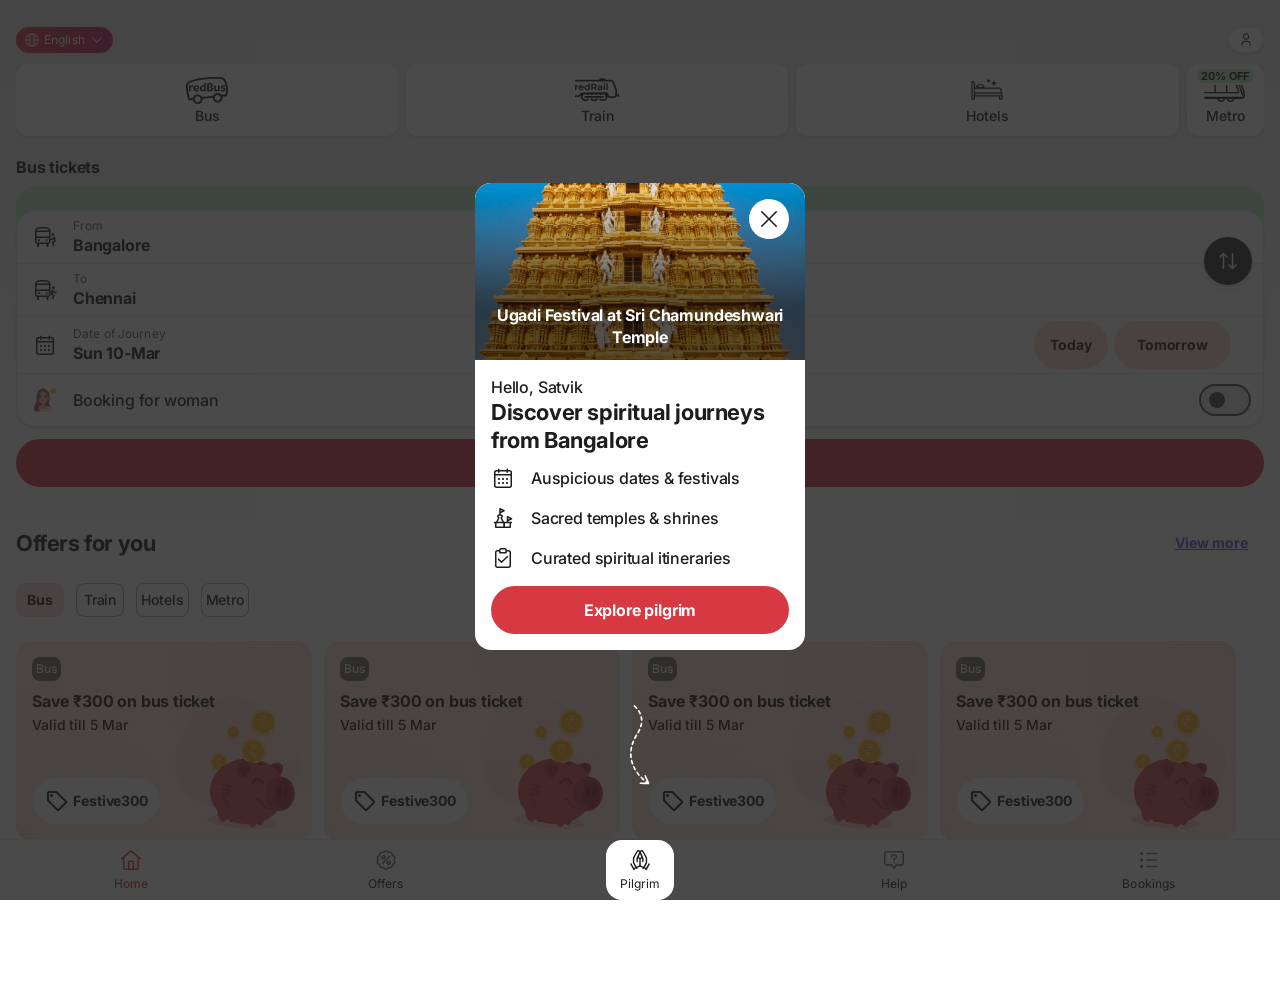
<file: index.html>
<!DOCTYPE html>
<html lang="en">
<head>
  <meta charset="UTF-8" />
  <meta name="viewport" content="width=device-width, initial-scale=1, viewport-fit=cover" />
  <title>Pilgrim – Bus tickets</title>
  <link rel="preconnect" href="https://fonts.googleapis.com" />
  <link rel="preconnect" href="https://fonts.gstatic.com" crossorigin />
  <link href="https://fonts.googleapis.com/css2?family=Inter:wght@400;500;700&display=swap" rel="stylesheet" />
  <link rel="stylesheet" href="styles.css" />
</head>
<body>
  <div class="phone-frame">
    <header class="header">
      <div class="header-row">
        <button type="button" class="lang-btn" aria-label="Language">
          <img src="globe.svg" alt="" class="lang-btn-icon" width="16" height="16" />
          <span class="lang-btn-text">English</span>
          <img src="expand_more.svg" alt="" class="lang-btn-icon" width="16" height="16" />
        </button>
        <div class="header-actions">
          <button type="button" class="profile-pill" aria-label="Profile">
            <img src="my_account.svg" alt="" width="16" height="16" />
          </button>
        </div>
      </div>
      <nav class="lobs">
        <a href="#" class="lob-item" aria-current="page">
          <span class="lob-icon-wrap"><img src="Logo=redBus.svg" alt="" class="lob-img" /></span>
          <span class="lob-label">Bus</span>
        </a>
        <a href="#" class="lob-item">
          <span class="lob-icon-wrap"><img src="Logo=rail.svg" alt="" class="lob-img" /></span>
          <span class="lob-label">Train</span>
        </a>
        <a href="#" class="lob-item">
          <span class="lob-icon-wrap"><img src="Logo.svg" alt="" class="lob-img lob-img-hotel" /></span>
          <span class="lob-label">Hotels</span>
        </a>
        <a href="#" class="lob-item">
          <span class="lob-badge"><span class="lob-badge-inner">20% OFF</span></span>
          <span class="lob-icon-wrap"><img src="Logo Master.svg" alt="" class="lob-img" /></span>
          <span class="lob-label">Metro</span>
        </a>
      </nav>
    </header>

    <main class="main">
      <section class="search-widget">
        <h2 class="section-title">Bus tickets</h2>
        <div class="search-card">
          <div class="usp-banner">ZERO convenience fee*</div>
          <div class="search-fields">
            <div class="search-row">
              <span class="row-icon"><img src="boarding_point.svg" alt="" width="24" height="24" /></span>
              <div class="row-labels">
                <span class="label-small">From</span>
                <span class="label-value">Bangalore</span>
              </div>
            </div>
            <div class="divider"></div>
            <div class="search-row">
              <span class="row-icon"><img src="dropping_point.svg" alt="" width="24" height="24" /></span>
              <div class="row-labels">
                <span class="label-small">To</span>
                <span class="label-value">Chennai</span>
              </div>
            </div>
            <button type="button" class="swap-btn" aria-label="Swap From and To">
              <img src="swap_vertical.svg" alt="" width="24" height="24" />
            </button>
            <div class="divider"></div>
            <div class="search-row search-row-date">
              <span class="row-icon"><img src="date_range.svg" alt="" width="24" height="24" /></span>
              <div class="row-labels">
                <span class="label-small">Date of Journey</span>
                <span class="label-value">Sun 10-Mar</span>
              </div>
              <div class="date-btns">
                <button type="button" class="pill-btn pill-btn-selected">Today</button>
                <button type="button" class="pill-btn">Tomorrow</button>
              </div>
            </div>
            <div class="divider"></div>
            <div class="search-row search-row-woman">
              <span class="row-icon"><img src="beauty%201.png" alt="Booking for woman" width="24" height="24" class="icon-woman" /></span>
              <span class="woman-label">Booking for woman</span>
              <button type="button" class="toggle" id="womanToggle" role="switch" aria-checked="false">
                <span class="toggle-puck"></span>
              </button>
            </div>
          </div>
        </div>
        <button type="button" class="btn-search">
          <img src="search.svg" alt="" class="btn-search-icon" width="24" height="24" />
          <span>Search buses</span>
        </button>
      </section>

      <!-- Offer section – Figma 886:21870 -->
      <section class="offers">
        <div class="offers-header">
          <h2 class="offers-title">Offers for you</h2>
          <a href="#" class="link-view-more">View more</a>
        </div>
        <div class="chips">
          <button type="button" class="chip chip-selected">Bus</button>
          <button type="button" class="chip">Train</button>
          <button type="button" class="chip">Hotels</button>
          <button type="button" class="chip">Metro</button>
        </div>
        <div class="carousel-wrap">
          <div class="carousel">
            <article class="offer-card offer-card-1">
              <div class="offer-card-inner">
                <div class="offer-card-pad">
                  <div class="offer-card-top">
                    <span class="card-badge">Bus</span>
                    <div class="offer-card-body">
                      <h3 class="card-title">Save ₹300 on bus ticket</h3>
                      <p class="card-subtitle">Valid till 5 Mar</p>
                    </div>
                  </div>
                  <button type="button" class="card-cta">
                    <img src="local_offer.svg" alt="" width="24" height="24" />
                    <span>Festive300</span>
                  </button>
                </div>
              </div>
            </article>
            <article class="offer-card offer-card-1">
              <div class="offer-card-inner">
                <div class="offer-card-pad">
                  <div class="offer-card-top">
                    <span class="card-badge">Bus</span>
                    <div class="offer-card-body">
                      <h3 class="card-title">Save ₹300 on bus ticket</h3>
                      <p class="card-subtitle">Valid till 5 Mar</p>
                    </div>
                  </div>
                  <button type="button" class="card-cta">
                    <img src="local_offer.svg" alt="" width="24" height="24" />
                    <span>Festive300</span>
                  </button>
                </div>
              </div>
            </article>
            <article class="offer-card offer-card-1">
              <div class="offer-card-inner">
                <div class="offer-card-pad">
                  <div class="offer-card-top">
                    <span class="card-badge">Bus</span>
                    <div class="offer-card-body">
                      <h3 class="card-title">Save ₹300 on bus ticket</h3>
                      <p class="card-subtitle">Valid till 5 Mar</p>
                    </div>
                  </div>
                  <button type="button" class="card-cta">
                    <img src="local_offer.svg" alt="" width="24" height="24" />
                    <span>Festive300</span>
                  </button>
                </div>
              </div>
            </article>
            <article class="offer-card offer-card-1">
              <div class="offer-card-inner">
                <div class="offer-card-pad">
                  <div class="offer-card-top">
                    <span class="card-badge">Bus</span>
                    <div class="offer-card-body">
                      <h3 class="card-title">Save ₹300 on bus ticket</h3>
                      <p class="card-subtitle">Valid till 5 Mar</p>
                    </div>
                  </div>
                  <button type="button" class="card-cta">
                    <img src="local_offer.svg" alt="" width="24" height="24" />
                    <span>Festive300</span>
                  </button>
                </div>
              </div>
            </article>
          </div>
        </div>
        <div class="carousel-dots">
          <span class="dot dot-active" aria-current="true">1/4</span>
          <span class="dot"></span>
          <span class="dot"></span>
          <span class="dot"></span>
        </div>
      </section>
    </main>

    <nav class="bottom-nav" aria-label="Main">
      <a href="#" class="nav-tab nav-tab-active">
        <img src="home.svg" alt="" class="nav-icon" width="24" height="24" />
        <span>Home</span>
      </a>
      <a href="#" class="nav-tab">
        <img src="offer_percentage.svg" alt="" class="nav-icon" width="24" height="24" />
        <span>Offers</span>
      </a>
      <a href="pilgrim.html" class="nav-tab">
        <img src="darshan.svg" alt="" class="nav-icon" width="24" height="24" />
        <span>Pilgrim</span>
      </a>
      <a href="#" class="nav-tab">
        <img src="help.svg" alt="" class="nav-icon" width="24" height="24" />
        <span>Help</span>
      </a>
      <a href="#" class="nav-tab">
        <img src="bullet_points.svg" alt="" class="nav-icon" width="24" height="24" />
        <span>Bookings</span>
      </a>
    </nav>
  </div>
  <!-- Pilgrim intro popup -->
  <div class="pilgrim-popup-overlay" id="pilgrimPopup" hidden>
    <div class="pilgrim-popup-scrim"></div>
    <div class="pilgrim-popup-spacer"></div>
    <div class="pilgrim-popup-container">
      <div class="pilgrim-popup-card">
        <div class="pilgrim-popup-hero">
          <div class="pilgrim-popup-slide is-active" data-slide="0">
            <img src="Pilgrim images/Chamundeshwari temple Maysuru-optimized.webp" alt="" class="pilgrim-popup-hero-img" />
            <div class="pilgrim-popup-hero-gradient"></div>
            <p class="pilgrim-popup-hero-text">Ugadi Festival at Sri Chamundeshwari Temple</p>
          </div>
          <div class="pilgrim-popup-slide" data-slide="1">
            <img src="Pilgrim images/Kapaleeshwarar Temple Chennai-optimized.webp" alt="" class="pilgrim-popup-hero-img" />
            <div class="pilgrim-popup-hero-gradient"></div>
            <p class="pilgrim-popup-hero-text">Panguni Uthiram at Kapaleeshwarar Temple</p>
          </div>
          <div class="pilgrim-popup-slide" data-slide="2">
            <img src="Pilgrim images/Brahmotsavam at Tirumala Venkateswara Temple-optimized.webp" alt="" class="pilgrim-popup-hero-img" />
            <div class="pilgrim-popup-hero-gradient"></div>
            <p class="pilgrim-popup-hero-text">Brahmotsavam at Tirumala Venkateswara Temple</p>
          </div>
          <div class="pilgrim-popup-slide" data-slide="3">
            <img src="Pilgrim images/Aadi Krithigai at Arunachaleswarar Temple-optimized.webp" alt="" class="pilgrim-popup-hero-img" />
            <div class="pilgrim-popup-hero-gradient"></div>
            <p class="pilgrim-popup-hero-text">Karthigai Deepam at Arunachaleswarar Temple</p>
          </div>
          <button type="button" class="pilgrim-popup-close" id="pilgrimPopupClose" aria-label="Close">
            <svg class="pilgrim-popup-close-x" width="16" height="16" viewBox="0 0 15.5 15.5" fill="none" xmlns="http://www.w3.org/2000/svg">
              <path d="M14.22.22a.75.75 0 011.06 1.06L8.81 7.75l6.47 6.47a.75.75 0 01-1.06 1.06L7.75 8.81l-6.47 6.47a.75.75 0 01-1.06-1.06L6.69 7.75.22 1.28A.75.75 0 011.28.22L7.75 6.69 14.22.22z" fill="#1D1D1D"/>
            </svg>
          </button>
        </div>
        <div class="pilgrim-popup-text">
          <p class="pilgrim-popup-greeting">Hello, Satvik</p>
          <p class="pilgrim-popup-headline">Discover spiritual journeys from Bangalore</p>
        </div>
        <div class="pilgrim-popup-list">
          <div class="pilgrim-popup-list-item">
            <img src="date_range.svg" alt="" class="pilgrim-popup-list-icon" />
            <span>Auspicious dates &amp; festivals</span>
          </div>
          <div class="pilgrim-popup-list-item">
            <img src="temple.svg" alt="" class="pilgrim-popup-list-icon" />
            <span>Sacred temples &amp; shrines</span>
          </div>
          <div class="pilgrim-popup-list-item">
            <img src="travel_list.svg" alt="" class="pilgrim-popup-list-icon" />
            <span>Curated spiritual itineraries</span>
          </div>
        </div>
        <div class="pilgrim-popup-cta">
          <a href="pilgrim.html" class="pilgrim-popup-btn">Explore pilgrim</a>
        </div>
      </div>
    </div>
    <div class="pilgrim-popup-arrow-wrap">
      <img src="Arrow.svg" alt="" class="pilgrim-popup-arrow" />
    </div>
    <a href="pilgrim.html" class="pilgrim-popup-tab">
      <img src="darshan.svg" alt="" class="pilgrim-popup-tab-icon" />
      <span>Pilgrim</span>
    </a>
  </div>

  <script src="script.js"></script>
  <script>
  (function () {
    var popup = document.getElementById('pilgrimPopup');
    if (!popup) return;

    setTimeout(function () {
      popup.removeAttribute('hidden');
      requestAnimationFrame(function () {
        popup.classList.add('is-visible');
      });
    }, 300);

    var scrim = popup.querySelector('.pilgrim-popup-scrim');
    var closeBtn = document.getElementById('pilgrimPopupClose');
    scrim.addEventListener('click', closePopup);
    if (closeBtn) closeBtn.addEventListener('click', closePopup);

    var slides = popup.querySelectorAll('.pilgrim-popup-slide');
    var current = 0;
    var slideInterval = null;

    function nextSlide() {
      slides[current].classList.remove('is-active');
      current = (current + 1) % slides.length;
      slides[current].classList.add('is-active');
    }

    function startSlideshow() {
      if (slideInterval) return;
      slideInterval = setInterval(nextSlide, 3500);
    }

    function stopSlideshow() {
      clearInterval(slideInterval);
      slideInterval = null;
    }

    setTimeout(function () {
      startSlideshow();
    }, 600);

    function closePopup() {
      stopSlideshow();
      popup.classList.remove('is-visible');
      popup.addEventListener('transitionend', function handler() {
        popup.setAttribute('hidden', '');
        popup.removeEventListener('transitionend', handler);
      });
    }
  })();
  </script>
</body>
</html>
</file>
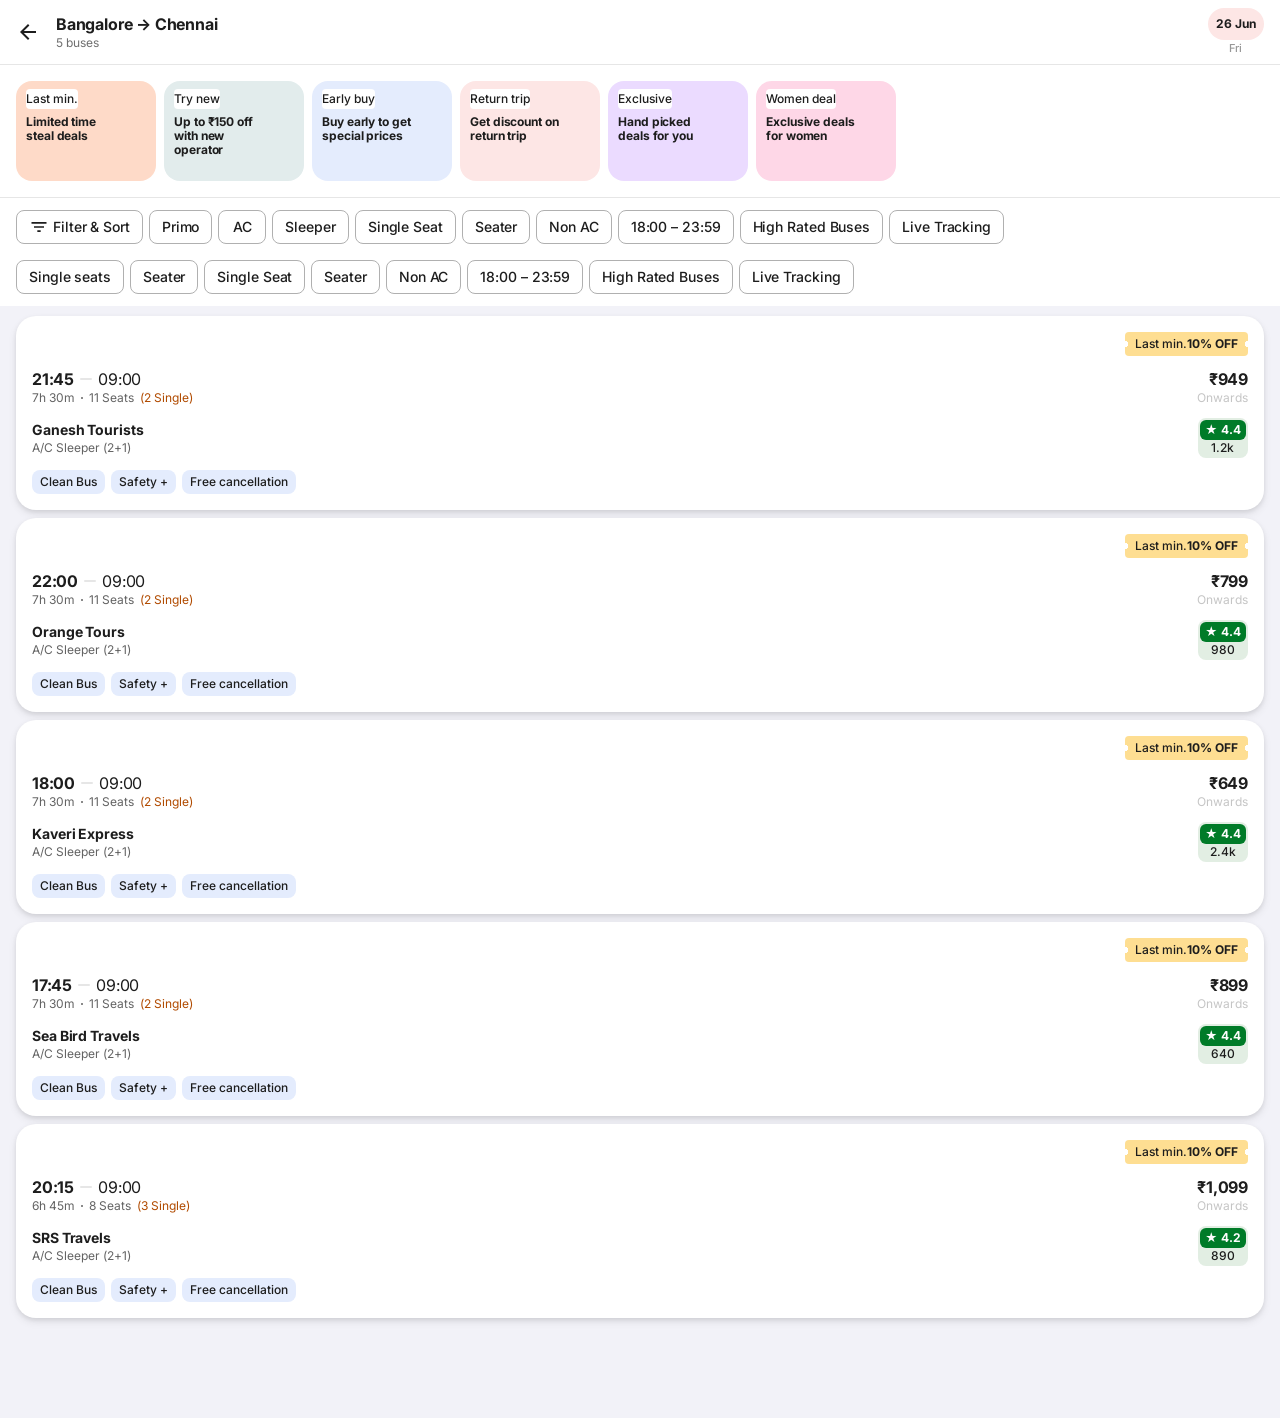
<file: buses.html>
<!DOCTYPE html>
<html lang="en">
<head>
  <meta charset="UTF-8" />
  <meta name="viewport" content="width=device-width, initial-scale=1.0, viewport-fit=cover" />
  <title>Buses from Bangalore</title>
  <link rel="preconnect" href="https://fonts.googleapis.com" />
  <link rel="preconnect" href="https://fonts.gstatic.com" crossorigin />
  <link href="https://fonts.googleapis.com/css2?family=Inter:wght@400;500;700&display=swap" rel="stylesheet" />
  <link rel="stylesheet" href="styles.css" />
  <link rel="stylesheet" href="buses.css" />
  <script src="event-data.js"></script>
</head>
<body>
  <div class="phone-frame" style="background:#f2f2f8;">

    <!-- Top nav -->
    <div class="bs-topnav">
      <div class="bs-topnav-bar">
        <button class="bs-back" onclick="history.back()" aria-label="Back">
          <svg width="24" height="24" viewBox="0 0 24 24" fill="none"><path d="M20 11H7.83l5.59-5.59L12 4l-8 8 8 8 1.41-1.41L7.83 13H20v-2z" fill="#1d1d1d"/></svg>
        </button>
        <div class="bs-route-info">
          <p class="bs-route-title" id="bsTitle">Bangalore → Chennai</p>
          <p class="bs-route-sub" id="bsSub">5 buses</p>
        </div>
        <div class="bs-date-trailing">
          <div class="bs-date-pill" id="bsDateDay">26 Jun</div>
          <span class="bs-date-weekday" id="bsDateWeek">Fri</span>
        </div>
      </div>
    </div>

    <!-- Deals carousel -->
    <div class="bs-deals">
      <div class="bs-deal-card bs-deal-orange">
        <span class="bs-deal-tag">Last min.</span>
        <p class="bs-deal-text">Limited time steal deals</p>
      </div>
      <div class="bs-deal-card bs-deal-teal">
        <span class="bs-deal-tag">Try new</span>
        <p class="bs-deal-text">Up to ₹150 off with new operator</p>
      </div>
      <div class="bs-deal-card bs-deal-blue">
        <span class="bs-deal-tag">Early buy</span>
        <p class="bs-deal-text">Buy early to get special prices</p>
      </div>
      <div class="bs-deal-card bs-deal-pink">
        <span class="bs-deal-tag">Return trip</span>
        <p class="bs-deal-text">Get discount on return trip</p>
      </div>
      <div class="bs-deal-card bs-deal-purple">
        <span class="bs-deal-tag">Exclusive</span>
        <p class="bs-deal-text">Hand picked deals for you</p>
      </div>
      <div class="bs-deal-card bs-deal-rose">
        <span class="bs-deal-tag">Women deal</span>
        <p class="bs-deal-text">Exclusive deals for women</p>
      </div>
    </div>

    <!-- Filter chips -->
    <div class="bs-filters">
      <div class="bs-filter-row">
        <span class="bs-chip"><svg class="bs-chip-icon" viewBox="0 0 24 24" fill="none"><path d="M10 18h4v-2h-4v2zM3 6v2h18V6H3zm3 7h12v-2H6v2z" fill="#1d1d1d"/></svg> Filter &amp; Sort</span>
        <span class="bs-chip">Primo</span>
        <span class="bs-chip">AC</span>
        <span class="bs-chip">Sleeper</span>
        <span class="bs-chip">Single Seat</span>
        <span class="bs-chip">Seater</span>
        <span class="bs-chip">Non AC</span>
        <span class="bs-chip">18:00 – 23:59</span>
        <span class="bs-chip">High Rated Buses</span>
        <span class="bs-chip">Live Tracking</span>
      </div>
      <div class="bs-filter-row">
        <span class="bs-chip">Single seats</span>
        <span class="bs-chip">Seater</span>
        <span class="bs-chip">Single Seat</span>
        <span class="bs-chip">Seater</span>
        <span class="bs-chip">Non AC</span>
        <span class="bs-chip">18:00 – 23:59</span>
        <span class="bs-chip">High Rated Buses</span>
        <span class="bs-chip">Live Tracking</span>
      </div>
    </div>

    <!-- Bus cards -->
    <div class="bs-list" id="bsList">

      <div class="bs-card">
        <div class="bs-card-deal-row"><span class="bs-card-deal">Last min. <b>10% OFF</b></span></div>
        <div class="bs-card-time-row">
          <div class="bs-time-block">
            <div class="bs-time-line"><span class="bs-time-bold">21:45</span><span class="bs-time-sep"></span><span class="bs-time-end">09:00</span></div>
            <div class="bs-duration"><span>7h 30m</span><span class="bs-dur-dot"></span><span>11 Seats</span> <span class="bs-seats-warn">(2 Single)</span></div>
          </div>
          <div class="bs-price-block">
            <p class="bs-price">₹949</p>
            <p class="bs-onwards">Onwards</p>
          </div>
        </div>
        <div class="bs-card-op-row">
          <div>
            <p class="bs-op-name">Ganesh Tourists</p>
            <p class="bs-op-type">A/C Sleeper (2+1)</p>
          </div>
          <div class="bs-rating-box">
            <div class="bs-rating-badge"><span class="bs-rating-star">★ 4.4</span></div>
            <span class="bs-rating-count">1.2k</span>
          </div>
        </div>
        <div class="bs-card-tags"><span class="bs-tag">Clean Bus</span><span class="bs-tag">Safety +</span><span class="bs-tag">Free cancellation</span></div>
      </div>

      <div class="bs-card">
        <div class="bs-card-deal-row"><span class="bs-card-deal">Last min. <b>10% OFF</b></span></div>
        <div class="bs-card-time-row">
          <div class="bs-time-block">
            <div class="bs-time-line"><span class="bs-time-bold">22:00</span><span class="bs-time-sep"></span><span class="bs-time-end">09:00</span></div>
            <div class="bs-duration"><span>7h 30m</span><span class="bs-dur-dot"></span><span>11 Seats</span> <span class="bs-seats-warn">(2 Single)</span></div>
          </div>
          <div class="bs-price-block">
            <p class="bs-price">₹799</p>
            <p class="bs-onwards">Onwards</p>
          </div>
        </div>
        <div class="bs-card-op-row">
          <div>
            <p class="bs-op-name">Orange Tours</p>
            <p class="bs-op-type">A/C Sleeper (2+1)</p>
          </div>
          <div class="bs-rating-box">
            <div class="bs-rating-badge"><span class="bs-rating-star">★ 4.4</span></div>
            <span class="bs-rating-count">980</span>
          </div>
        </div>
        <div class="bs-card-tags"><span class="bs-tag">Clean Bus</span><span class="bs-tag">Safety +</span><span class="bs-tag">Free cancellation</span></div>
      </div>

      <div class="bs-card">
        <div class="bs-card-deal-row"><span class="bs-card-deal">Last min. <b>10% OFF</b></span></div>
        <div class="bs-card-time-row">
          <div class="bs-time-block">
            <div class="bs-time-line"><span class="bs-time-bold">18:00</span><span class="bs-time-sep"></span><span class="bs-time-end">09:00</span></div>
            <div class="bs-duration"><span>7h 30m</span><span class="bs-dur-dot"></span><span>11 Seats</span> <span class="bs-seats-warn">(2 Single)</span></div>
          </div>
          <div class="bs-price-block">
            <p class="bs-price">₹649</p>
            <p class="bs-onwards">Onwards</p>
          </div>
        </div>
        <div class="bs-card-op-row">
          <div>
            <p class="bs-op-name">Kaveri Express</p>
            <p class="bs-op-type">A/C Sleeper (2+1)</p>
          </div>
          <div class="bs-rating-box">
            <div class="bs-rating-badge"><span class="bs-rating-star">★ 4.4</span></div>
            <span class="bs-rating-count">2.4k</span>
          </div>
        </div>
        <div class="bs-card-tags"><span class="bs-tag">Clean Bus</span><span class="bs-tag">Safety +</span><span class="bs-tag">Free cancellation</span></div>
      </div>

      <div class="bs-card">
        <div class="bs-card-deal-row"><span class="bs-card-deal">Last min. <b>10% OFF</b></span></div>
        <div class="bs-card-time-row">
          <div class="bs-time-block">
            <div class="bs-time-line"><span class="bs-time-bold">17:45</span><span class="bs-time-sep"></span><span class="bs-time-end">09:00</span></div>
            <div class="bs-duration"><span>7h 30m</span><span class="bs-dur-dot"></span><span>11 Seats</span> <span class="bs-seats-warn">(2 Single)</span></div>
          </div>
          <div class="bs-price-block">
            <p class="bs-price">₹899</p>
            <p class="bs-onwards">Onwards</p>
          </div>
        </div>
        <div class="bs-card-op-row">
          <div>
            <p class="bs-op-name">Sea Bird Travels</p>
            <p class="bs-op-type">A/C Sleeper (2+1)</p>
          </div>
          <div class="bs-rating-box">
            <div class="bs-rating-badge"><span class="bs-rating-star">★ 4.4</span></div>
            <span class="bs-rating-count">640</span>
          </div>
        </div>
        <div class="bs-card-tags"><span class="bs-tag">Clean Bus</span><span class="bs-tag">Safety +</span><span class="bs-tag">Free cancellation</span></div>
      </div>

      <div class="bs-card">
        <div class="bs-card-deal-row"><span class="bs-card-deal">Last min. <b>10% OFF</b></span></div>
        <div class="bs-card-time-row">
          <div class="bs-time-block">
            <div class="bs-time-line"><span class="bs-time-bold">20:15</span><span class="bs-time-sep"></span><span class="bs-time-end">09:00</span></div>
            <div class="bs-duration"><span>6h 45m</span><span class="bs-dur-dot"></span><span>8 Seats</span> <span class="bs-seats-warn">(3 Single)</span></div>
          </div>
          <div class="bs-price-block">
            <p class="bs-price">₹1,099</p>
            <p class="bs-onwards">Onwards</p>
          </div>
        </div>
        <div class="bs-card-op-row">
          <div>
            <p class="bs-op-name">SRS Travels</p>
            <p class="bs-op-type">A/C Sleeper (2+1)</p>
          </div>
          <div class="bs-rating-box">
            <div class="bs-rating-badge"><span class="bs-rating-star">★ 4.2</span></div>
            <span class="bs-rating-count">890</span>
          </div>
        </div>
        <div class="bs-card-tags"><span class="bs-tag">Clean Bus</span><span class="bs-tag">Safety +</span><span class="bs-tag">Free cancellation</span></div>
      </div>

    </div>

  </div>

  <script>
  (function() {
    var params = new URLSearchParams(window.location.search);
    var eventId = parseInt(params.get('id'), 10);
    var ev = (typeof EVENTS !== 'undefined' && !isNaN(eventId)) ? EVENTS[eventId] : null;

    if (ev) {
      var city = ev.location.split(',')[0].trim();
      document.getElementById('bsTitle').textContent = 'Bangalore → ' + city;
      document.getElementById('bsSub').textContent = '5 buses';
      document.title = 'Buses to ' + city;

      var MONTHS = ['Jan','Feb','Mar','Apr','May','Jun','Jul','Aug','Sep','Oct','Nov','Dec'];
      var DAYS = ['Sun','Mon','Tue','Wed','Thu','Fri','Sat'];
      var parts = ev.date.split(' ');
      var eventDate = new Date(parseInt(parts[2],10), MONTHS.indexOf(parts[1]), parseInt(parts[0],10));
      var prev = new Date(eventDate);
      prev.setDate(prev.getDate() - 1);

      document.getElementById('bsDateDay').textContent =
        prev.getDate().toString().padStart(2,'0') + ' ' + MONTHS[prev.getMonth()];
      document.getElementById('bsDateWeek').textContent = DAYS[prev.getDay()];
    }
  })();
  </script>
</body>
</html>
</file>
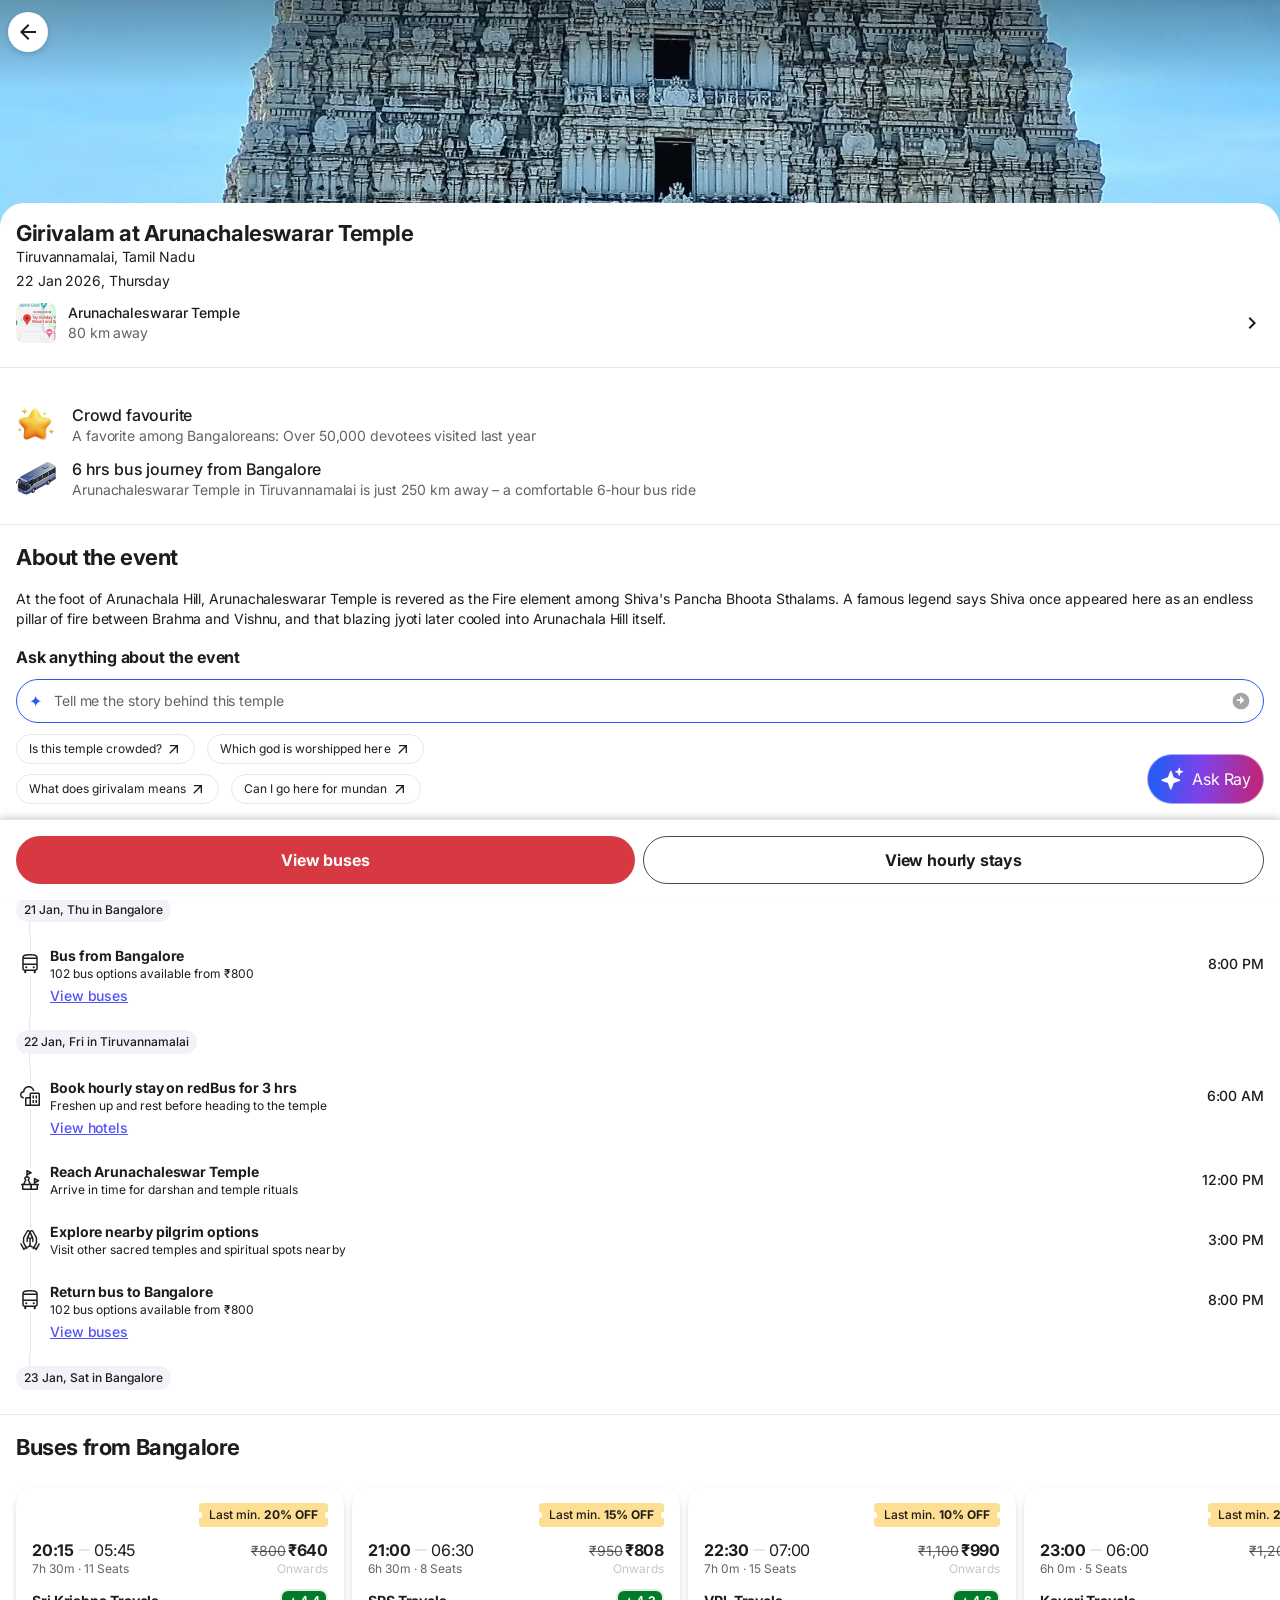
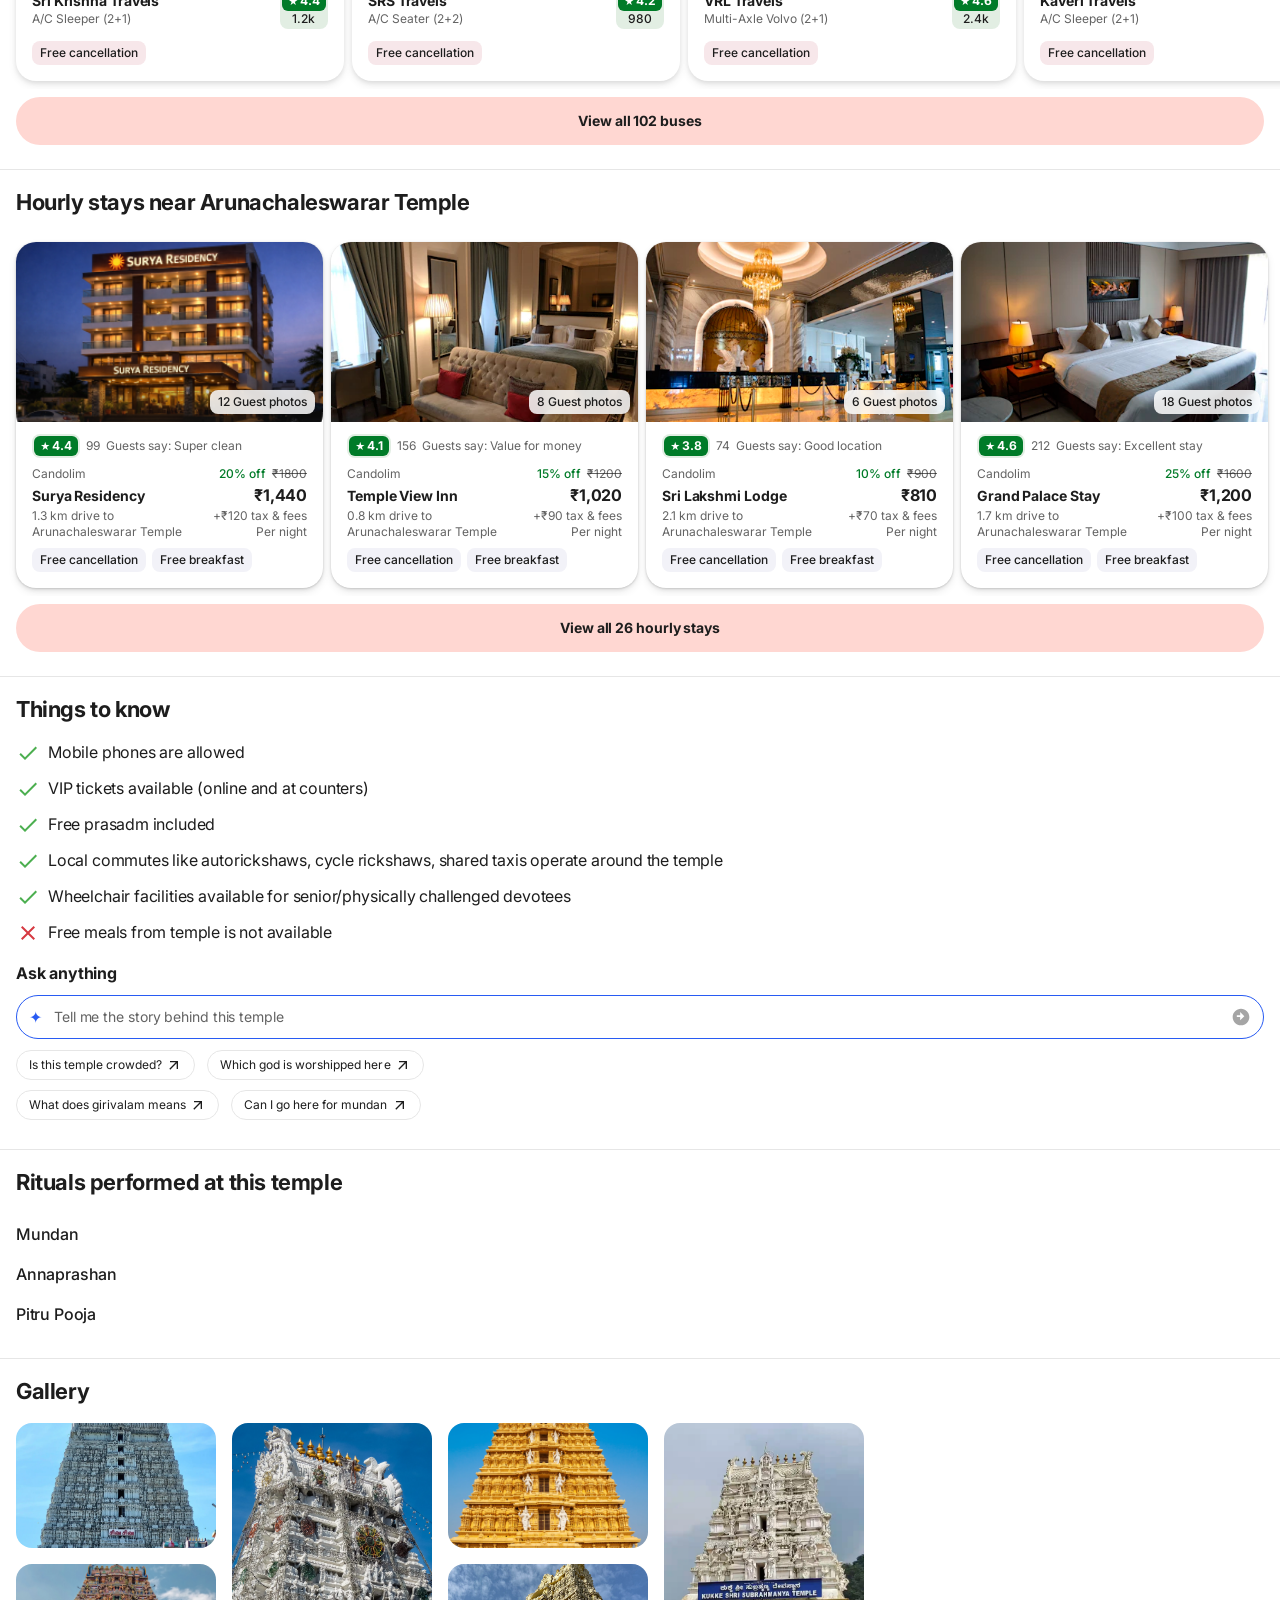
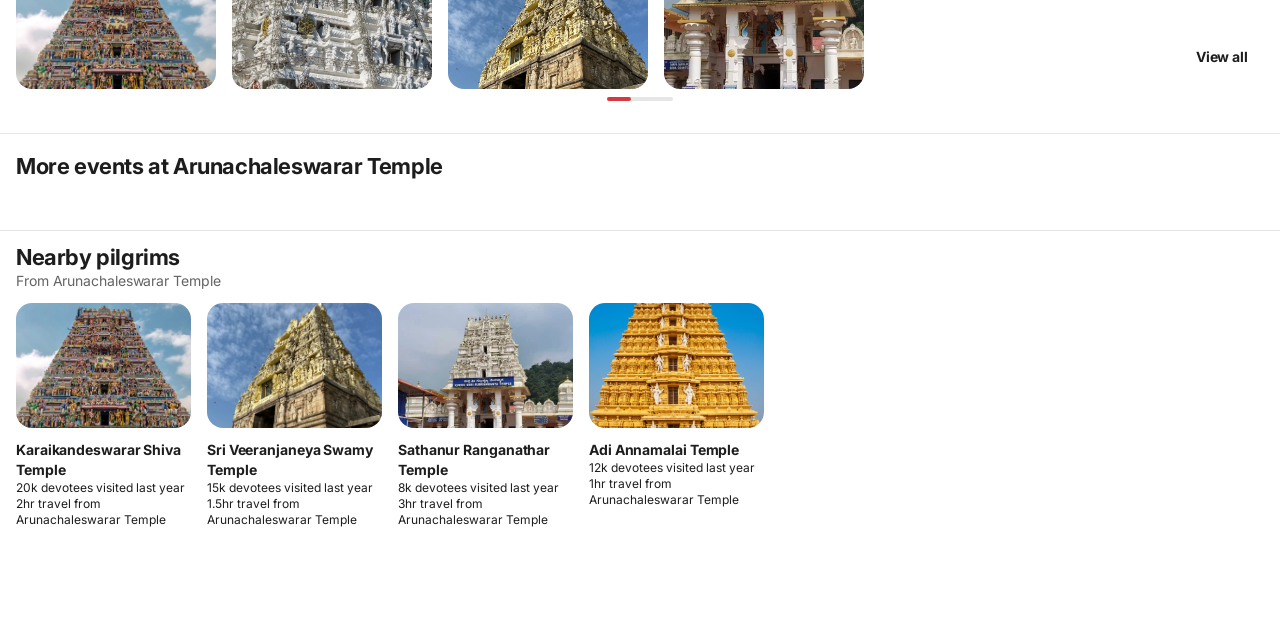
<file: event-ugadi.html>
<!DOCTYPE html>
<html lang="en">
<head>
  <meta charset="UTF-8" />
  <meta name="viewport" content="width=device-width, initial-scale=1.0, viewport-fit=cover" />
  <title>Girivalam at Arunachaleswarar Temple</title>
  <link rel="preconnect" href="https://fonts.googleapis.com" />
  <link rel="preconnect" href="https://fonts.gstatic.com" crossorigin />
  <link href="https://fonts.googleapis.com/css2?family=Inter:wght@400;500;700&display=swap" rel="stylesheet" />
  <link rel="stylesheet" href="styles.css" />
  <link rel="stylesheet" href="event-detail.css" />
  <script src="event-data.js"></script>
</head>
<body>
  <!-- Sticky top nav (appears on scroll) -->
  <div class="ev-topnav" id="evTopNav">
    <div class="ev-topnav-content">
      <a href="pilgrim.html" class="ev-topnav-back" aria-label="Back">
        <svg width="24" height="24" viewBox="0 0 24 24" fill="none"><path d="M20 11H7.83l5.59-5.59L12 4l-8 8 8 8 1.41-1.41L7.83 13H20v-2z" fill="#1d1d1d"/></svg>
      </a>
      <div class="ev-topnav-title" id="evTopNavTitle">Girivalam at Arunachaleswarar Temple</div>
    </div>
    <hr class="ev-topnav-divider" />
  </div>

  <div class="phone-frame">

    <!-- 1. Hero image (886:21130) -->
    <div class="ev-hero" id="evHero">
      <img src="Pilgrim images/Aadi Krithigai at Arunachaleswarar Temple-optimized.webp" alt="Arunachaleswarar Temple" class="ev-hero-img" id="evHeroImg" />
      <div class="ev-hero-gradient"></div>
      <a href="pilgrim.html" class="ev-back" aria-label="Back">
        <div class="ev-back-circle">
          <svg width="24" height="24" viewBox="0 0 24 24" fill="none"><path d="M20 11H7.83l5.59-5.59L12 4l-8 8 8 8 1.41-1.41L7.83 13H20v-2z" fill="#1d1d1d"/></svg>
        </div>
      </a>
    </div>

    <main class="ev-body">

      <!-- 2. Title meta (886:21135) -->
      <section class="ev-title-meta">
        <div class="ev-title-block">
          <div class="ev-title-name-loc">
            <h1 class="ev-title" id="evTitle">Girivalam at Arunachaleswarar Temple</h1>
            <p class="ev-location" id="evLocation">Tiruvannamalai, Tamil Nadu</p>
          </div>
          <p class="ev-date" id="evDate">22 Jan 2026, Thursday</p>
        </div>
        <div class="ev-map-row">
          <div class="ev-map-thumb">
            <img src="Map image.png" alt="" />
          </div>
          <div class="ev-map-text">
            <p class="ev-map-name" id="evMapName">Arunachaleswarar Temple</p>
            <p class="ev-map-dist" id="evMapDist">80 km away</p>
          </div>
          <svg class="ev-chevron" width="24" height="24" viewBox="0 0 24 24" fill="none"><path d="M10 6L8.59 7.41 13.17 12l-4.58 4.59L10 18l6-6z" fill="#1d1d1d"/></svg>
        </div>
      </section>

      <hr class="ev-divider" />

      <!-- 3. Purpose list (886:21152) -->
      <section class="ev-purpose-list" id="evPurposeList">
        <div id="evTagItems"></div>
        <div class="ev-purpose-item">
          <img src="Crowd favourite.png" alt="" class="ev-purpose-icon" />
          <div class="ev-purpose-text">
            <p class="ev-purpose-headline">Crowd favourite</p>
            <p class="ev-purpose-body">A favorite among Bangaloreans: Over 50,000 devotees visited last year</p>
          </div>
        </div>
        <div class="ev-purpose-item">
          <img src="x hrs bus journey.png" alt="" class="ev-purpose-icon" />
          <div class="ev-purpose-text">
            <p class="ev-purpose-headline" id="evBusHeadline">6 hrs bus journey from Bangalore</p>
            <p class="ev-purpose-body" id="evBusBody">Arunachaleswarar Temple in Tiruvannamalai is just 250 km away – a comfortable 6‑hour bus ride</p>
          </div>
        </div>
      </section>

      <hr class="ev-divider" />

      <!-- 4. About the event (886:21185) -->
      <section class="ev-section">
        <h2 class="ev-section-title">About the event</h2>
        <div class="ev-about-text" id="evAboutText">
          <p>At the foot of Arunachala Hill, Arunachaleswarar Temple is revered as the Fire element among Shiva's Pancha Bhoota Sthalams. A famous legend says Shiva once appeared here as an endless pillar of fire between Brahma and Vishnu, and that blazing jyoti later cooled into Arunachala Hill itself.</p>
        </div>
      </section>

      <!-- 5. Ask anything – Ray section (886:21189) -->
      <section class="ev-section ev-ray">
        <h3 class="ev-ray-title">Ask anything about the event</h3>
        <div class="ev-ai-wrap">
          <div class="ev-ai-bar">
            <div class="ev-ai-icon">✦</div>
            <span class="ev-ai-placeholder">Tell me the story behind this temple</span>
            <svg class="ev-ai-arrow" width="20" height="20" viewBox="0 0 24 24" fill="none"><path d="M12 2C6.48 2 2 6.48 2 12s4.48 10 10 10 10-4.48 10-10S17.52 2 12 2zm-1 14v-4H7v-2h4V6l5 5-5 5z" fill="rgba(29,29,29,0.4)"/></svg>
          </div>
        </div>
        <div class="ev-chips-area">
          <div class="ev-chips-row">
            <span class="ev-chip">Is this temple crowded? <svg width="16" height="16" viewBox="0 0 24 24" fill="none"><path d="M6 6v2h8.59L5 17.59 6.41 19 16 9.41V18h2V6H6z" fill="#1d1d1d"/></svg></span>
            <span class="ev-chip">Which god is worshipped here <svg width="16" height="16" viewBox="0 0 24 24" fill="none"><path d="M6 6v2h8.59L5 17.59 6.41 19 16 9.41V18h2V6H6z" fill="#1d1d1d"/></svg></span>
          </div>
          <div class="ev-chips-row">
            <span class="ev-chip">What does girivalam means <svg width="16" height="16" viewBox="0 0 24 24" fill="none"><path d="M6 6v2h8.59L5 17.59 6.41 19 16 9.41V18h2V6H6z" fill="#1d1d1d"/></svg></span>
            <span class="ev-chip">Can I go here for mundan <svg width="16" height="16" viewBox="0 0 24 24" fill="none"><path d="M6 6v2h8.59L5 17.59 6.41 19 16 9.41V18h2V6H6z" fill="#1d1d1d"/></svg></span>
          </div>
        </div>
      </section>

      <hr class="ev-divider" />

      <!-- 6. Smart itinerary (886:21217) -->
      <section class="ev-section">
        <h2 class="ev-section-title">Smart itinerary for you</h2>
        <div class="ev-itinerary">

          <div class="ev-itin-tag">
            <span class="ev-itin-tag-label" id="evItinDate1">21 Jan, Thu in Bangalore</span>
            <div class="ev-itin-line-short"></div>
          </div>

          <div class="ev-itin-step">
            <div class="ev-itin-rail">
              <div class="ev-itin-line"></div>
              <img src="bus.svg" alt="" class="ev-itin-icon" />
              <div class="ev-itin-line ev-itin-line-grow"></div>
            </div>
            <div class="ev-itin-content">
              <div class="ev-itin-row">
                <div class="ev-itin-detail">
                  <p class="ev-itin-bold">Bus from Bangalore</p>
                  <p class="ev-itin-sub">102 bus options available from ₹800</p>
                </div>
                <span class="ev-itin-time">8:00 PM</span>
              </div>
              <a href="#" class="ev-itin-cta ev-view-buses-link">View buses</a>
            </div>
          </div>

          <div class="ev-itin-tag">
            <div class="ev-itin-line-short"></div>
            <span class="ev-itin-tag-label" id="evItinDate2">22 Jan, Fri in Tiruvannamalai</span>
            <div class="ev-itin-line-short"></div>
          </div>

          <div class="ev-itin-step">
            <div class="ev-itin-rail">
              <div class="ev-itin-line"></div>
              <img src="business.svg" alt="" class="ev-itin-icon" />
              <div class="ev-itin-line ev-itin-line-grow"></div>
            </div>
            <div class="ev-itin-content">
              <div class="ev-itin-row">
                <div class="ev-itin-detail">
                  <p class="ev-itin-bold">Book hourly stay on redBus for 3 hrs</p>
                  <p class="ev-itin-sub">Freshen up and rest before heading to the temple</p>
                </div>
                <span class="ev-itin-time">6:00 AM</span>
              </div>
              <a href="#" class="ev-itin-cta ev-view-stays-link">View hotels</a>
            </div>
          </div>

          <div class="ev-itin-step">
            <div class="ev-itin-rail">
              <div class="ev-itin-line"></div>
              <img src="temple.svg" alt="" class="ev-itin-icon" />
              <div class="ev-itin-line ev-itin-line-grow"></div>
            </div>
            <div class="ev-itin-content">
              <div class="ev-itin-row">
                <div class="ev-itin-detail">
                  <p class="ev-itin-bold" id="evItinTemple">Reach Arunachaleswar Temple</p>
                  <p class="ev-itin-sub">Arrive in time for darshan and temple rituals</p>
                </div>
                <span class="ev-itin-time">12:00 PM</span>
              </div>
            </div>
          </div>

          <div class="ev-itin-step">
            <div class="ev-itin-rail">
              <div class="ev-itin-line"></div>
              <img src="darshan.svg" alt="" class="ev-itin-icon" />
              <div class="ev-itin-line ev-itin-line-grow"></div>
            </div>
            <div class="ev-itin-content">
              <div class="ev-itin-row">
                <div class="ev-itin-detail">
                  <p class="ev-itin-bold">Explore nearby pilgrim options</p>
                  <p class="ev-itin-sub">Visit other sacred temples and spiritual spots nearby</p>
                </div>
                <span class="ev-itin-time">3:00 PM</span>
              </div>
            </div>
          </div>

          <div class="ev-itin-step">
            <div class="ev-itin-rail">
              <div class="ev-itin-line"></div>
              <img src="bus.svg" alt="" class="ev-itin-icon" />
              <div class="ev-itin-line ev-itin-line-grow"></div>
            </div>
            <div class="ev-itin-content">
              <div class="ev-itin-row">
                <div class="ev-itin-detail">
                  <p class="ev-itin-bold">Return bus to Bangalore</p>
                  <p class="ev-itin-sub">102 bus options available from ₹800</p>
                </div>
                <span class="ev-itin-time">8:00 PM</span>
              </div>
              <a href="#" class="ev-itin-cta ev-view-buses-link">View buses</a>
            </div>
          </div>

          <div class="ev-itin-tag">
            <div class="ev-itin-line-short"></div>
            <span class="ev-itin-tag-label" id="evItinDate3">23 Jan, Sat in Bangalore</span>
          </div>

        </div>
      </section>

      <hr class="ev-divider" />

      <!-- 7. Buses from Bangalore (990:16834) -->
      <section class="ev-section">
        <h2 class="ev-section-title">Buses from Bangalore</h2>
        <div class="ev-bus-carousel">
          <div class="ev-bus-card">
            <div class="ev-bus-top">
              <span class="ev-bus-deal">Last min. <b>20% OFF</b></span>
            </div>
            <div class="ev-bus-schedule">
              <div class="ev-bus-left">
                <div class="ev-bus-times"><span class="ev-bus-time-bold">20:15</span> <span class="ev-bus-sep"></span> <span>05:45</span></div>
                <p class="ev-bus-meta">7h 30m · 11 Seats</p>
              </div>
              <div class="ev-bus-price-block">
                <div><span class="ev-bus-price-old">₹800</span><span class="ev-bus-price">₹640</span></div>
                <p class="ev-bus-onwards">Onwards</p>
              </div>
            </div>
            <div class="ev-bus-operator">
              <div>
                <p class="ev-bus-op-name">Sri Krishna Travels</p>
                <p class="ev-bus-op-type">A/C Sleeper (2+1)</p>
              </div>
              <div class="ev-bus-rating-wrap">
                <div class="ev-bus-rating"><span>★</span> 4.4</div>
                <span class="ev-bus-rating-count">1.2k</span>
              </div>
            </div>
            <div class="ev-bus-tags"><span class="ev-bus-tag">Free cancellation</span></div>
          </div>

          <div class="ev-bus-card">
            <div class="ev-bus-top">
              <span class="ev-bus-deal">Last min. <b>15% OFF</b></span>
            </div>
            <div class="ev-bus-schedule">
              <div class="ev-bus-left">
                <div class="ev-bus-times"><span class="ev-bus-time-bold">21:00</span> <span class="ev-bus-sep"></span> <span>06:30</span></div>
                <p class="ev-bus-meta">6h 30m · 8 Seats</p>
              </div>
              <div class="ev-bus-price-block">
                <div><span class="ev-bus-price-old">₹950</span><span class="ev-bus-price">₹808</span></div>
                <p class="ev-bus-onwards">Onwards</p>
              </div>
            </div>
            <div class="ev-bus-operator">
              <div>
                <p class="ev-bus-op-name">SRS Travels</p>
                <p class="ev-bus-op-type">A/C Seater (2+2)</p>
              </div>
              <div class="ev-bus-rating-wrap">
                <div class="ev-bus-rating"><span>★</span> 4.2</div>
                <span class="ev-bus-rating-count">980</span>
              </div>
            </div>
            <div class="ev-bus-tags"><span class="ev-bus-tag">Free cancellation</span></div>
          </div>

          <div class="ev-bus-card">
            <div class="ev-bus-top">
              <span class="ev-bus-deal">Last min. <b>10% OFF</b></span>
            </div>
            <div class="ev-bus-schedule">
              <div class="ev-bus-left">
                <div class="ev-bus-times"><span class="ev-bus-time-bold">22:30</span> <span class="ev-bus-sep"></span> <span>07:00</span></div>
                <p class="ev-bus-meta">7h 0m · 15 Seats</p>
              </div>
              <div class="ev-bus-price-block">
                <div><span class="ev-bus-price-old">₹1,100</span><span class="ev-bus-price">₹990</span></div>
                <p class="ev-bus-onwards">Onwards</p>
              </div>
            </div>
            <div class="ev-bus-operator">
              <div>
                <p class="ev-bus-op-name">VRL Travels</p>
                <p class="ev-bus-op-type">Multi-Axle Volvo (2+1)</p>
              </div>
              <div class="ev-bus-rating-wrap">
                <div class="ev-bus-rating"><span>★</span> 4.6</div>
                <span class="ev-bus-rating-count">2.4k</span>
              </div>
            </div>
            <div class="ev-bus-tags"><span class="ev-bus-tag">Free cancellation</span></div>
          </div>

          <div class="ev-bus-card">
            <div class="ev-bus-top">
              <span class="ev-bus-deal">Last min. <b>25% OFF</b></span>
            </div>
            <div class="ev-bus-schedule">
              <div class="ev-bus-left">
                <div class="ev-bus-times"><span class="ev-bus-time-bold">23:00</span> <span class="ev-bus-sep"></span> <span>06:00</span></div>
                <p class="ev-bus-meta">6h 0m · 5 Seats</p>
              </div>
              <div class="ev-bus-price-block">
                <div><span class="ev-bus-price-old">₹1,200</span><span class="ev-bus-price">₹900</span></div>
                <p class="ev-bus-onwards">Onwards</p>
              </div>
            </div>
            <div class="ev-bus-operator">
              <div>
                <p class="ev-bus-op-name">Kaveri Travels</p>
                <p class="ev-bus-op-type">A/C Sleeper (2+1)</p>
              </div>
              <div class="ev-bus-rating-wrap">
                <div class="ev-bus-rating"><span>★</span> 4.1</div>
                <span class="ev-bus-rating-count">640</span>
              </div>
            </div>
            <div class="ev-bus-tags"><span class="ev-bus-tag">Free cancellation</span></div>
          </div>
        </div>
        <div class="ev-cta-wrap">
          <a href="#" class="ev-cta-btn ev-cta-secondary ev-view-buses-link">View all 102 buses</a>
        </div>
      </section>

      <hr class="ev-divider" />

      <!-- 8. Hotels (991:19123) -->
      <section class="ev-section">
        <h2 class="ev-section-title" id="evHotelTitle">Hourly stays near Arunachaleswarar Temple</h2>
        <div class="ev-hotel-carousel">

          <div class="ev-hotel-card">
            <div class="ev-hotel-img-wrap">
              <img src="Banner.png" alt="" class="ev-hotel-img" />
              <span class="ev-hotel-photos">12 Guest photos</span>
            </div>
            <div class="ev-hotel-rating-row">
              <div class="ev-bus-rating-wrap"><div class="ev-bus-rating"><span>★</span> 4.4</div></div>
              <span class="ev-hotel-reviews">99</span>
              <span class="ev-hotel-verdict">Guests say: Super clean</span>
            </div>
            <div class="ev-hotel-area-row">
              <span class="ev-hotel-area ev-hotel-city">Candolim</span>
              <span class="ev-hotel-deal">20% off</span>
              <span class="ev-hotel-old-price">₹1800</span>
            </div>
            <div class="ev-hotel-price-row">
              <p class="ev-hotel-name">Surya Residency</p>
              <p class="ev-hotel-amount">₹1,440</p>
            </div>
            <div class="ev-hotel-dist-row">
              <p class="ev-hotel-dist ev-hotel-temple-dist">1.3 km drive to Arunachaleswarar Temple</p>
              <p class="ev-hotel-tax">+₹120 tax &amp; fees<br />Per night</p>
            </div>
            <div class="ev-hotel-tags">
              <span class="ev-hotel-tag">Free cancellation</span>
              <span class="ev-hotel-tag">Free breakfast</span>
            </div>
          </div>

          <div class="ev-hotel-card">
            <div class="ev-hotel-img-wrap">
              <img src="hotel-1.webp" alt="" class="ev-hotel-img" />
              <span class="ev-hotel-photos">8 Guest photos</span>
            </div>
            <div class="ev-hotel-rating-row">
              <div class="ev-bus-rating-wrap"><div class="ev-bus-rating"><span>★</span> 4.1</div></div>
              <span class="ev-hotel-reviews">156</span>
              <span class="ev-hotel-verdict">Guests say: Value for money</span>
            </div>
            <div class="ev-hotel-area-row">
              <span class="ev-hotel-area ev-hotel-city">Candolim</span>
              <span class="ev-hotel-deal">15% off</span>
              <span class="ev-hotel-old-price">₹1200</span>
            </div>
            <div class="ev-hotel-price-row">
              <p class="ev-hotel-name">Temple View Inn</p>
              <p class="ev-hotel-amount">₹1,020</p>
            </div>
            <div class="ev-hotel-dist-row">
              <p class="ev-hotel-dist ev-hotel-temple-dist">0.8 km drive to Arunachaleswarar Temple</p>
              <p class="ev-hotel-tax">+₹90 tax &amp; fees<br />Per night</p>
            </div>
            <div class="ev-hotel-tags">
              <span class="ev-hotel-tag">Free cancellation</span>
              <span class="ev-hotel-tag">Free breakfast</span>
            </div>
          </div>

          <div class="ev-hotel-card">
            <div class="ev-hotel-img-wrap">
              <img src="hotel-2.webp" alt="" class="ev-hotel-img" />
              <span class="ev-hotel-photos">6 Guest photos</span>
            </div>
            <div class="ev-hotel-rating-row">
              <div class="ev-bus-rating-wrap"><div class="ev-bus-rating"><span>★</span> 3.8</div></div>
              <span class="ev-hotel-reviews">74</span>
              <span class="ev-hotel-verdict">Guests say: Good location</span>
            </div>
            <div class="ev-hotel-area-row">
              <span class="ev-hotel-area ev-hotel-city">Candolim</span>
              <span class="ev-hotel-deal">10% off</span>
              <span class="ev-hotel-old-price">₹900</span>
            </div>
            <div class="ev-hotel-price-row">
              <p class="ev-hotel-name">Sri Lakshmi Lodge</p>
              <p class="ev-hotel-amount">₹810</p>
            </div>
            <div class="ev-hotel-dist-row">
              <p class="ev-hotel-dist ev-hotel-temple-dist">2.1 km drive to Arunachaleswarar Temple</p>
              <p class="ev-hotel-tax">+₹70 tax &amp; fees<br />Per night</p>
            </div>
            <div class="ev-hotel-tags">
              <span class="ev-hotel-tag">Free cancellation</span>
              <span class="ev-hotel-tag">Free breakfast</span>
            </div>
          </div>

          <div class="ev-hotel-card">
            <div class="ev-hotel-img-wrap">
              <img src="hotel-3.webp" alt="" class="ev-hotel-img" />
              <span class="ev-hotel-photos">18 Guest photos</span>
            </div>
            <div class="ev-hotel-rating-row">
              <div class="ev-bus-rating-wrap"><div class="ev-bus-rating"><span>★</span> 4.6</div></div>
              <span class="ev-hotel-reviews">212</span>
              <span class="ev-hotel-verdict">Guests say: Excellent stay</span>
            </div>
            <div class="ev-hotel-area-row">
              <span class="ev-hotel-area ev-hotel-city">Candolim</span>
              <span class="ev-hotel-deal">25% off</span>
              <span class="ev-hotel-old-price">₹1600</span>
            </div>
            <div class="ev-hotel-price-row">
              <p class="ev-hotel-name">Grand Palace Stay</p>
              <p class="ev-hotel-amount">₹1,200</p>
            </div>
            <div class="ev-hotel-dist-row">
              <p class="ev-hotel-dist ev-hotel-temple-dist">1.7 km drive to Arunachaleswarar Temple</p>
              <p class="ev-hotel-tax">+₹100 tax &amp; fees<br />Per night</p>
            </div>
            <div class="ev-hotel-tags">
              <span class="ev-hotel-tag">Free cancellation</span>
              <span class="ev-hotel-tag">Free breakfast</span>
            </div>
          </div>

        </div>
        <div class="ev-cta-wrap">
          <a href="#" class="ev-cta-btn ev-cta-secondary ev-view-stays-link">View all 26 hourly stays</a>
        </div>
      </section>

      <hr class="ev-divider" />

      <!-- 9. Things to know (886:21333) -->
      <section class="ev-section ev-section-last">
        <h2 class="ev-section-title">Things to know</h2>
        <div class="ev-rules">
          <div class="ev-rule">
            <svg class="ev-rule-icon" width="24" height="24" viewBox="0 0 24 24"><path d="M9 16.17L4.83 12l-1.42 1.41L9 19 21 7l-1.41-1.41z" fill="#4caf50"/></svg>
            <span>Mobile phones are allowed</span>
          </div>
          <div class="ev-rule">
            <svg class="ev-rule-icon" width="24" height="24" viewBox="0 0 24 24"><path d="M9 16.17L4.83 12l-1.42 1.41L9 19 21 7l-1.41-1.41z" fill="#4caf50"/></svg>
            <span>VIP tickets available (online and at counters)</span>
          </div>
          <div class="ev-rule">
            <svg class="ev-rule-icon" width="24" height="24" viewBox="0 0 24 24"><path d="M9 16.17L4.83 12l-1.42 1.41L9 19 21 7l-1.41-1.41z" fill="#4caf50"/></svg>
            <span>Free prasadm included</span>
          </div>
          <div class="ev-rule">
            <svg class="ev-rule-icon" width="24" height="24" viewBox="0 0 24 24"><path d="M9 16.17L4.83 12l-1.42 1.41L9 19 21 7l-1.41-1.41z" fill="#4caf50"/></svg>
            <span>Local commutes like autorickshaws, cycle rickshaws, shared taxis operate around the temple</span>
          </div>
          <div class="ev-rule">
            <svg class="ev-rule-icon" width="24" height="24" viewBox="0 0 24 24"><path d="M9 16.17L4.83 12l-1.42 1.41L9 19 21 7l-1.41-1.41z" fill="#4caf50"/></svg>
            <span>Wheelchair facilities available for senior/physically challenged devotees</span>
          </div>
          <div class="ev-rule">
            <svg class="ev-rule-icon" width="24" height="24" viewBox="0 0 24 24"><path d="M19 6.41L17.59 5 12 10.59 6.41 5 5 6.41 10.59 12 5 17.59 6.41 19 12 13.41 17.59 19 19 17.59 13.41 12z" fill="#d63941"/></svg>
            <span>Free meals from temple is not available</span>
          </div>
        </div>

        <!-- Ask anything nested (933:7131) -->
        <div class="ev-ray ev-ray-nested">
          <h3 class="ev-ray-title">Ask anything</h3>
          <div class="ev-ai-wrap">
            <div class="ev-ai-bar">
              <div class="ev-ai-icon">✦</div>
              <span class="ev-ai-placeholder">Tell me the story behind this temple</span>
              <svg class="ev-ai-arrow" width="20" height="20" viewBox="0 0 24 24" fill="none"><path d="M12 2C6.48 2 2 6.48 2 12s4.48 10 10 10 10-4.48 10-10S17.52 2 12 2zm-1 14v-4H7v-2h4V6l5 5-5 5z" fill="rgba(29,29,29,0.4)"/></svg>
            </div>
          </div>
          <div class="ev-chips-area">
            <div class="ev-chips-row">
              <span class="ev-chip">Is this temple crowded? <svg width="16" height="16" viewBox="0 0 24 24" fill="none"><path d="M6 6v2h8.59L5 17.59 6.41 19 16 9.41V18h2V6H6z" fill="#1d1d1d"/></svg></span>
              <span class="ev-chip">Which god is worshipped here <svg width="16" height="16" viewBox="0 0 24 24" fill="none"><path d="M6 6v2h8.59L5 17.59 6.41 19 16 9.41V18h2V6H6z" fill="#1d1d1d"/></svg></span>
            </div>
            <div class="ev-chips-row">
              <span class="ev-chip">What does girivalam means <svg width="16" height="16" viewBox="0 0 24 24" fill="none"><path d="M6 6v2h8.59L5 17.59 6.41 19 16 9.41V18h2V6H6z" fill="#1d1d1d"/></svg></span>
              <span class="ev-chip">Can I go here for mundan <svg width="16" height="16" viewBox="0 0 24 24" fill="none"><path d="M6 6v2h8.59L5 17.59 6.41 19 16 9.41V18h2V6H6z" fill="#1d1d1d"/></svg></span>
            </div>
          </div>
        </div>
      </section>

      <hr class="ev-divider" />

      <!-- 10. Rituals performed (886:21355) -->
      <section class="ev-section ev-section-last">
        <h2 class="ev-section-title">Rituals performed at this temple</h2>
        <div class="ev-ritual-list">
          <div class="ev-ritual-item">
            <span class="ev-ritual-name">Mundan</span>
          </div>
          <div class="ev-ritual-item">
            <span class="ev-ritual-name">Annaprashan</span>
          </div>
          <div class="ev-ritual-item">
            <span class="ev-ritual-name">Pitru Pooja</span>
          </div>
        </div>
      </section>

      <hr class="ev-divider" />

      <!-- 11. Gallery (886:21362) -->
      <section class="ev-section ev-section-last">
        <h2 class="ev-section-title">Gallery</h2>
        <div class="ev-gallery-wrap">
          <div class="ev-gallery">
            <div class="ev-gallery-col">
              <div class="ev-gallery-img ev-gallery-landscape"><img src="Pilgrim images/Aadi Krithigai at Arunachaleswarar Temple-optimized.webp" alt="" /></div>
              <div class="ev-gallery-img ev-gallery-landscape"><img src="Pilgrim images/Kapaleeshwarar Temple Chennai-optimized.webp" alt="" /></div>
            </div>
            <div class="ev-gallery-img ev-gallery-portrait"><img src="Pilgrim images/Brahmotsavam at Tirumala Venkateswara Temple-optimized.webp" alt="" /></div>
            <div class="ev-gallery-col">
              <div class="ev-gallery-img ev-gallery-landscape"><img src="Pilgrim images/Chamundeshwari temple Maysuru-optimized.webp" alt="" /></div>
              <div class="ev-gallery-img ev-gallery-landscape"><img src="Pilgrim images/Chennakeshava Temple Belur-optimized.webp" alt="" /></div>
            </div>
            <div class="ev-gallery-img ev-gallery-portrait"><img src="Pilgrim images/Kukke Subramanya Temple-optimized.webp" alt="" /></div>
          </div>
          <button class="ev-gallery-viewall">View all</button>
        </div>
        <div class="ev-gallery-indicator">
          <div class="ev-gallery-track"><div class="ev-gallery-puck"></div></div>
        </div>
      </section>

      <hr class="ev-divider" />

      <!-- 12. More events (886:21380) -->
      <section class="ev-section" id="evMoreSection">
        <h2 class="ev-section-title" id="evMoreTitle">More events at Arunachaleswarar Temple</h2>
        <div class="ev-more-carousel" id="evMoreCards"></div>
      </section>

      <hr class="ev-divider" />

      <!-- 13. Nearby pilgrims (886:21386) -->
      <section class="ev-section ev-section-last">
        <div class="ev-nearby-header">
          <h2 class="ev-nearby-title">Nearby pilgrims</h2>
          <p class="ev-nearby-subtitle" id="evNearbySubtitle">From Arunachaleswarar Temple</p>
        </div>
        <div class="ev-nearby-carousel" id="evNearbyCards">
          <div class="ev-nearby-card">
            <div class="ev-nearby-img">
              <img src="Pilgrim images/Kapaleeshwarar Temple Chennai-optimized.webp" alt="" />
            </div>
            <div class="ev-nearby-text">
              <p class="ev-nearby-name">Karaikandeswarar Shiva Temple</p>
              <p class="ev-nearby-stat">20k devotees visited last year</p>
              <p class="ev-nearby-travel" id="evNearbyTravel0">2hr travel from Arunachaleswarar Temple</p>
            </div>
          </div>
          <div class="ev-nearby-card">
            <div class="ev-nearby-img">
              <img src="Pilgrim images/Chennakeshava Temple Belur-optimized.webp" alt="" />
            </div>
            <div class="ev-nearby-text">
              <p class="ev-nearby-name">Sri Veeranjaneya Swamy Temple</p>
              <p class="ev-nearby-stat">15k devotees visited last year</p>
              <p class="ev-nearby-travel" id="evNearbyTravel1">1.5hr travel from Arunachaleswarar Temple</p>
            </div>
          </div>
          <div class="ev-nearby-card">
            <div class="ev-nearby-img">
              <img src="Pilgrim images/Kukke Subramanya Temple-optimized.webp" alt="" />
            </div>
            <div class="ev-nearby-text">
              <p class="ev-nearby-name">Sathanur Ranganathar Temple</p>
              <p class="ev-nearby-stat">8k devotees visited last year</p>
              <p class="ev-nearby-travel" id="evNearbyTravel2">3hr travel from Arunachaleswarar Temple</p>
            </div>
          </div>
          <div class="ev-nearby-card">
            <div class="ev-nearby-img">
              <img src="Pilgrim images/Chamundeshwari temple Maysuru-optimized.webp" alt="" />
            </div>
            <div class="ev-nearby-text">
              <p class="ev-nearby-name">Adi Annamalai Temple</p>
              <p class="ev-nearby-stat">12k devotees visited last year</p>
              <p class="ev-nearby-travel" id="evNearbyTravel3">1hr travel from Arunachaleswarar Temple</p>
            </div>
          </div>
        </div>
      </section>

    </main>

    <!-- Ask Ray floating button -->
    <a href="#" class="ev-ask-ray">
      <span class="ev-ask-ray-icon"><img src="AI icon.svg" alt="" width="24" height="24" /></span>
      <span class="ev-ask-ray-text">Ask Ray</span>
    </a>

    <!-- Sticky bottom CTA bar (886:21767) -->
    <div class="ev-sticky-bar">
      <a href="#" id="evViewBuses" class="ev-sticky-btn ev-sticky-primary">View buses</a>
      <a href="#" id="evViewStays" class="ev-sticky-btn ev-sticky-outline">View hourly stays</a>
    </div>

  </div>

  <script>
  (function() {
    var params = new URLSearchParams(window.location.search);
    var eventId = parseInt(params.get('id'), 10);
    var ev = (typeof EVENTS !== 'undefined' && !isNaN(eventId)) ? EVENTS[eventId] : null;

    if (ev) {
      document.title = ev.title;
      document.getElementById('evViewBuses').href = 'buses.html?id=' + eventId;
      document.getElementById('evViewStays').href = 'stays.html?id=' + eventId;
      document.querySelectorAll('.ev-view-buses-link').forEach(function(a) { a.href = 'buses.html?id=' + eventId; });
      document.querySelectorAll('.ev-view-stays-link').forEach(function(a) { a.href = 'stays.html?id=' + eventId; });

      document.getElementById('evTopNavTitle').textContent = ev.title;
      document.getElementById('evHeroImg').src = ev.image;
      document.getElementById('evHeroImg').alt = ev.temple;
      document.getElementById('evTitle').textContent = ev.title;
      document.getElementById('evLocation').textContent = ev.location;
      document.getElementById('evDate').textContent = ev.date;

      document.getElementById('evMapName').textContent = ev.temple;
      document.getElementById('evMapDist').textContent = ev.mapDist;

      var tagContainer = document.getElementById('evTagItems');
      tagContainer.innerHTML = '';
      ev.tags.forEach(function(tag) {
        var info = TAG_MAP[tag.name] || { icon: '', heading: tag.name };
        var item = document.createElement('div');
        item.className = 'ev-purpose-item';
        item.innerHTML =
          '<img src="' + info.icon + '" alt="" class="ev-purpose-icon" />' +
          '<div class="ev-purpose-text">' +
            '<p class="ev-purpose-headline">' + info.heading + '</p>' +
            '<p class="ev-purpose-body">' + tag.body + '</p>' +
          '</div>';
        tagContainer.appendChild(item);
      });

      document.getElementById('evBusHeadline').textContent = ev.travelHrs + ' hrs bus journey from Bangalore';
      document.getElementById('evBusBody').textContent =
        ev.temple + ' in ' + ev.location.split(',')[0].trim() +
        ' is just ' + ev.mapDist.replace(' away', '') +
        ' away \u2013 a comfortable ' + ev.travelHrs + '\u2011hour bus ride';

      document.getElementById('evAboutText').innerHTML = '<p>' + ev.about + '</p>';

      document.getElementById('evItinTemple').textContent = 'Reach ' + ev.temple;

      var DAYS = ['Sun','Mon','Tue','Wed','Thu','Fri','Sat'];
      var MONTHS = ['Jan','Feb','Mar','Apr','May','Jun','Jul','Aug','Sep','Oct','Nov','Dec'];
      var parts = ev.date.split(' ');
      var eventDate = new Date(parseInt(parts[2],10), MONTHS.indexOf(parts[1]), parseInt(parts[0],10));
      var city = ev.location.split(',')[0].trim();

      var prev = new Date(eventDate); prev.setDate(prev.getDate() - 1);
      var next = new Date(eventDate); next.setDate(next.getDate() + 1);

      function fmtTag(d, loc) {
        return d.getDate().toString().padStart(2,'0') + ' ' + MONTHS[d.getMonth()] + ', ' + DAYS[d.getDay()] + ' in ' + loc;
      }

      document.getElementById('evItinDate1').textContent = fmtTag(prev, 'Bangalore');
      document.getElementById('evItinDate2').textContent = fmtTag(eventDate, city);
      document.getElementById('evItinDate3').textContent = fmtTag(next, 'Bangalore');

      document.getElementById('evHotelTitle').textContent = 'Hourly stays near ' + ev.temple;

      var cityEls = document.querySelectorAll('.ev-hotel-city');
      cityEls.forEach(function(el) { el.textContent = city; });

      var distEls = document.querySelectorAll('.ev-hotel-temple-dist');
      distEls.forEach(function(el) {
        var km = el.textContent.match(/^[\d.]+/);
        el.textContent = (km ? km[0] : '1.3') + ' km drive to ' + ev.temple;
      });

      var TAG_BG = {
        "Wish fulfillment": "#f3d1c8", "Financial security": "#9eeb9e",
        "Marriage blessing": "#e4dcec", "Fertility blessing": "#fde6e5",
        "Career growth": "#e4ecfd", "Education": "#e2f4f8",
        "Obstacle removal": "#ede4f5", "Dosha relief": "#f5f0d4",
        "Moksha": "#fde6e5", "Mental peace": "#fef3e6"
      };
      var STATE_ABBR = { "Karnataka": "KA", "Tamil Nadu": "TN", "Andhra Pradesh": "AP" };
      function stateAbbr(loc) { var s = loc.split(',')[1].trim(); return STATE_ABBR[s] || s.substring(0,2).toUpperCase(); }
      var shortLoc = city + ', ' + stateAbbr(ev.location);

      var MOCK_FESTIVALS = [
        'Pongal Celebrations', 'Maha Shivaratri', 'Navaratri Utsavam',
        'Thai Poosam', 'Karthigai Deepam', 'Aadi Perukku',
        'Panguni Uthiram', 'Brahmotsavam', 'Skanda Sashti',
        'Vaikunta Ekadashi', 'Pradosham Special', 'Arudra Darshan'
      ];
      var MOCK_DATES = ['12 Apr, Sat','18 May, Mon','07 Jun, Sun','22 Aug, Sat'];
      var MOCK_DEVOTEES = ['14k','22k','18k','31k'];
      var MOCK_TAG_NAMES = [
        ['Wish fulfillment','Moksha'], ['Financial security','Mental peace'],
        ['Education','Career growth'], ['Marriage blessing','Fertility blessing']
      ];
      var allImages = [];
      EVENTS.forEach(function(e) { if (e.image !== ev.image && allImages.indexOf(e.image) === -1) allImages.push(e.image); });

      document.getElementById('evMoreTitle').textContent = 'More events at ' + ev.temple;
      var moreCarousel = document.getElementById('evMoreCards');
      moreCarousel.innerHTML = '';

      for (var mi = 0; mi < 4; mi++) {
        var mockName = MOCK_FESTIVALS[mi] + ' at ' + ev.temple;
        var mockImg = allImages[mi % allImages.length];
        var mockTags = MOCK_TAG_NAMES[mi].map(function(tn) {
          var bg = TAG_BG[tn] || '#e6e6e6';
          var icon = TAG_MAP[tn] ? TAG_MAP[tn].icon : '';
          return '<span class="ev-more-tag" style="background:' + bg + '">' +
            (icon ? '<img src="' + icon + '" alt="" />' : '') + tn + '</span>';
        }).join('');

        var link = document.createElement('a');
        link.href = '#';
        link.className = 'ev-more-card-link';
        link.innerHTML =
          '<div class="ev-more-card">' +
            '<div class="ev-more-card-img"><img src="' + mockImg + '" alt="" /></div>' +
            '<div class="ev-more-card-meta">' +
              '<p class="ev-more-card-date">' + MOCK_DATES[mi] + '</p>' +
              '<div class="ev-more-card-info">' +
                '<p class="ev-more-card-name">' + mockName + '</p>' +
                '<p class="ev-more-card-loc">' + shortLoc + '</p>' +
                '<p class="ev-more-card-loc">' + ev.travelHrs + ' hrs bus travel</p>' +
              '</div>' +
              '<hr class="ev-divider" />' +
              '<p class="ev-more-card-msg">' + MOCK_DEVOTEES[mi] + ' devotees traveled last year from Bangalore</p>' +
              '<div class="ev-more-card-tags">' + mockTags + '</div>' +
            '</div>' +
          '</div>';
        moreCarousel.appendChild(link);
      }

      document.getElementById('evNearbySubtitle').textContent = 'From ' + ev.temple;
      var NEARBY_HRS = ['2hr','1.5hr','3hr','1hr'];
      for (var ni = 0; ni < 4; ni++) {
        var tEl = document.getElementById('evNearbyTravel' + ni);
        if (tEl) tEl.textContent = NEARBY_HRS[ni] + ' travel from ' + ev.temple;
      }
    }

    var topNav = document.getElementById('evTopNav');
    var hero = document.getElementById('evHero');
    var floatingBack = hero.querySelector('.ev-back');
    var heroH = hero.offsetHeight;
    var trayOverlap = 24;
    var threshold = heroH - trayOverlap;
    var navVisible = false;

    function onScroll() {
      var y = window.scrollY || window.pageYOffset;
      if (y >= threshold && !navVisible) {
        navVisible = true;
        topNav.classList.add('is-visible');
        floatingBack.classList.add('is-hidden');
      } else if (y < threshold && navVisible) {
        navVisible = false;
        topNav.classList.remove('is-visible');
        floatingBack.classList.remove('is-hidden');
      }
    }

    window.addEventListener('scroll', onScroll, { passive: true });
    onScroll();
  })();
  </script>
</body>
</html>
</file>
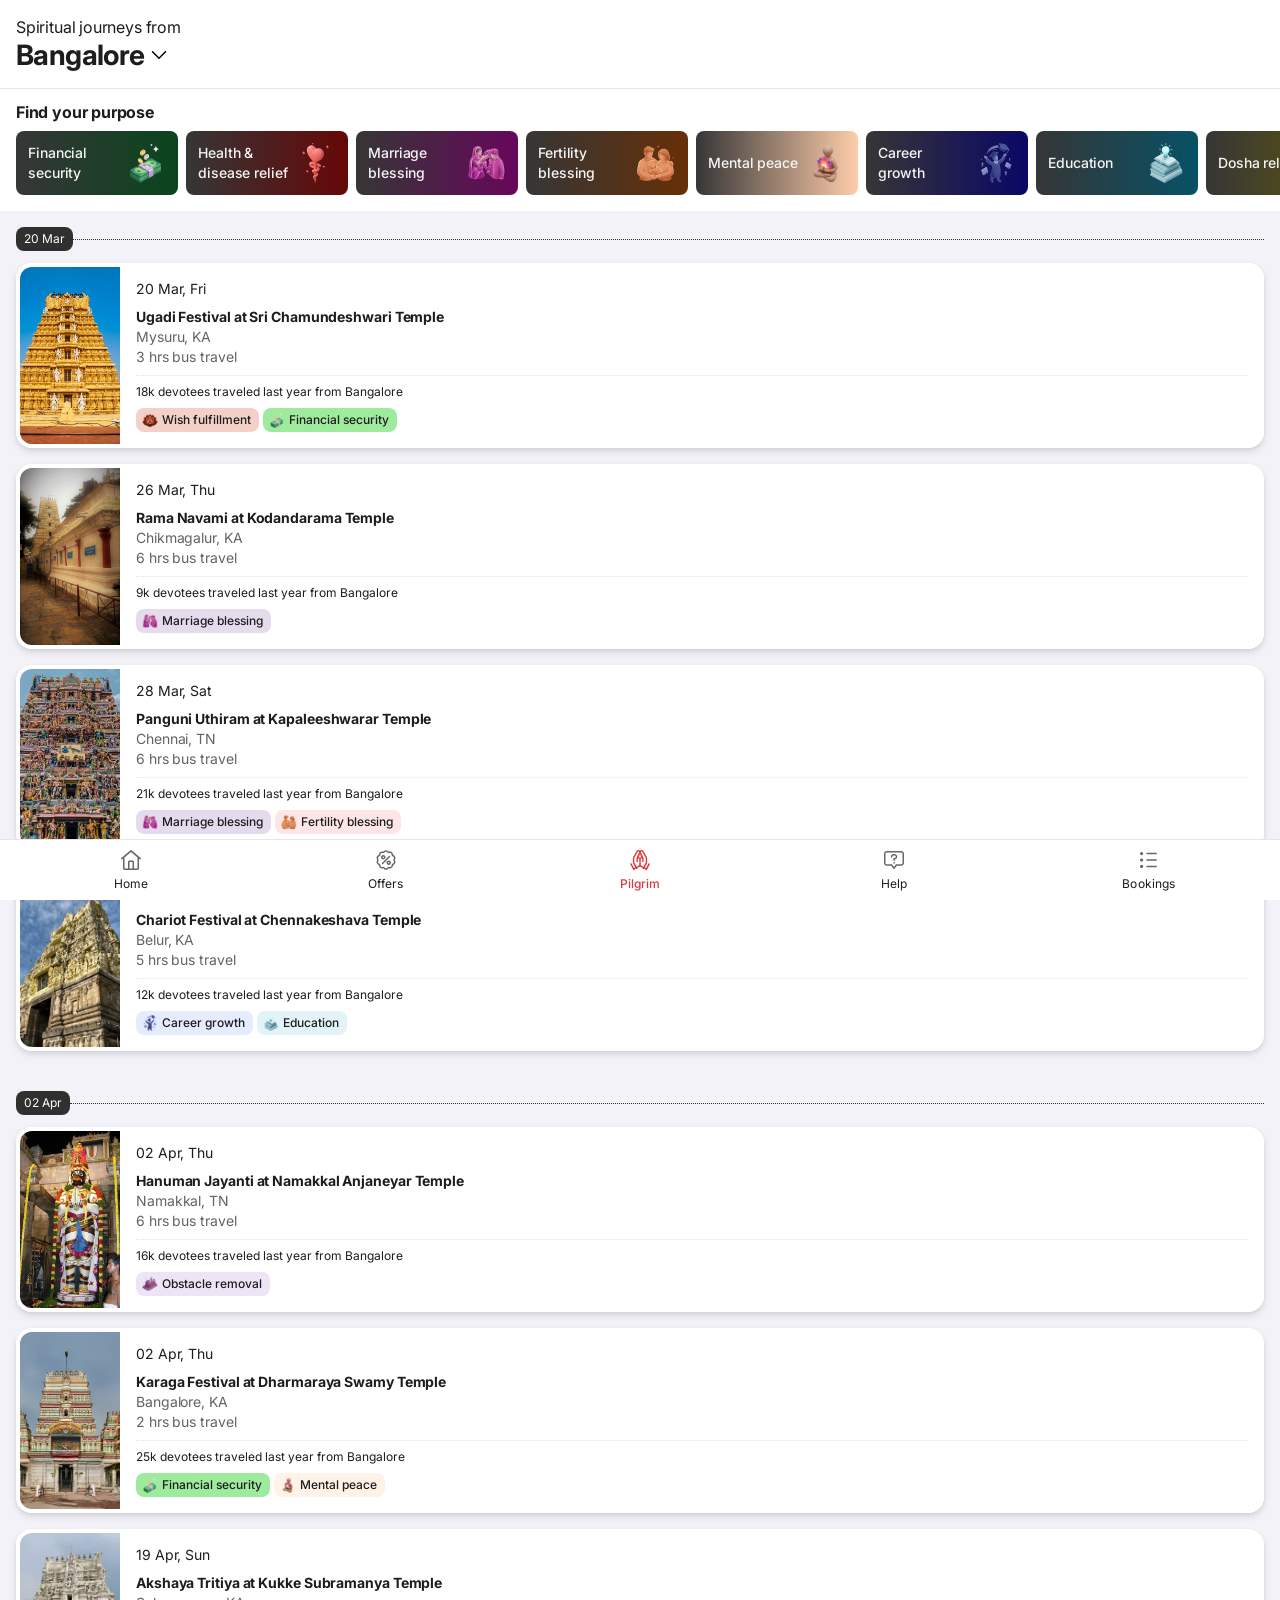
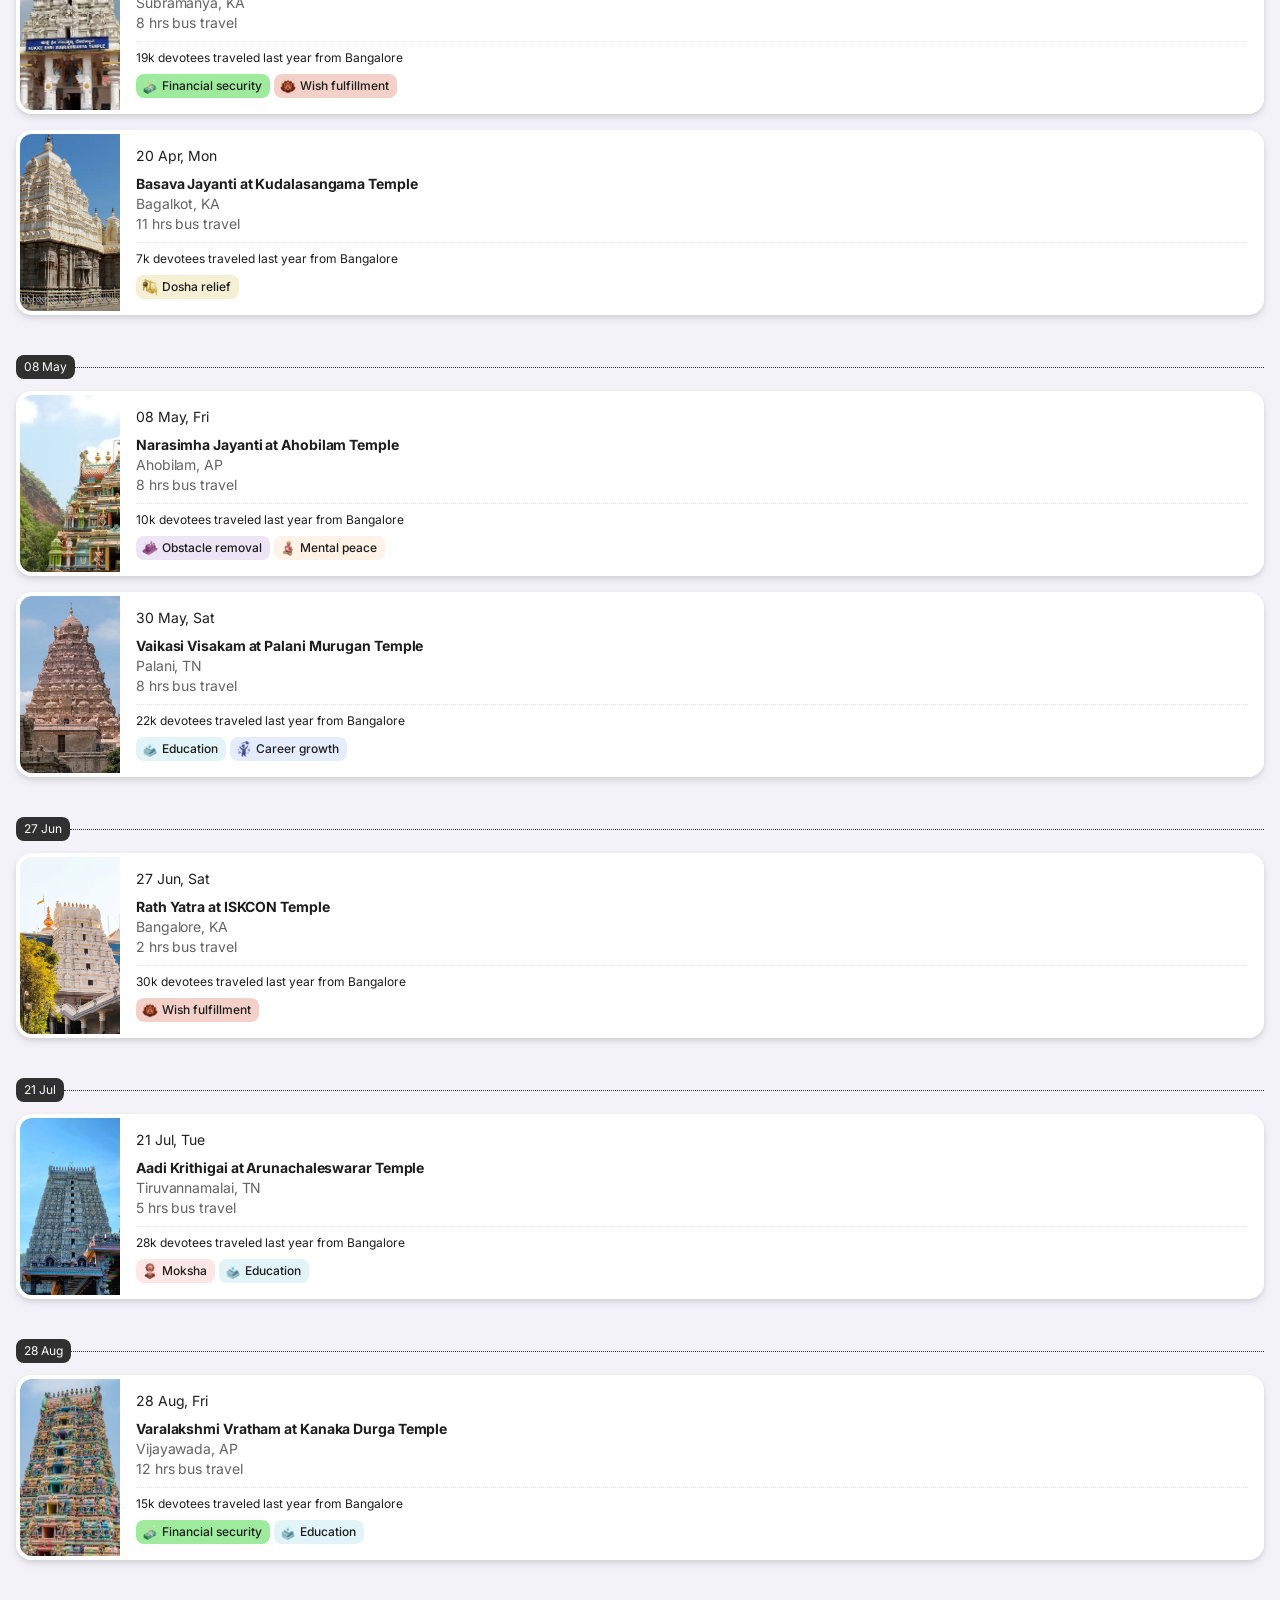
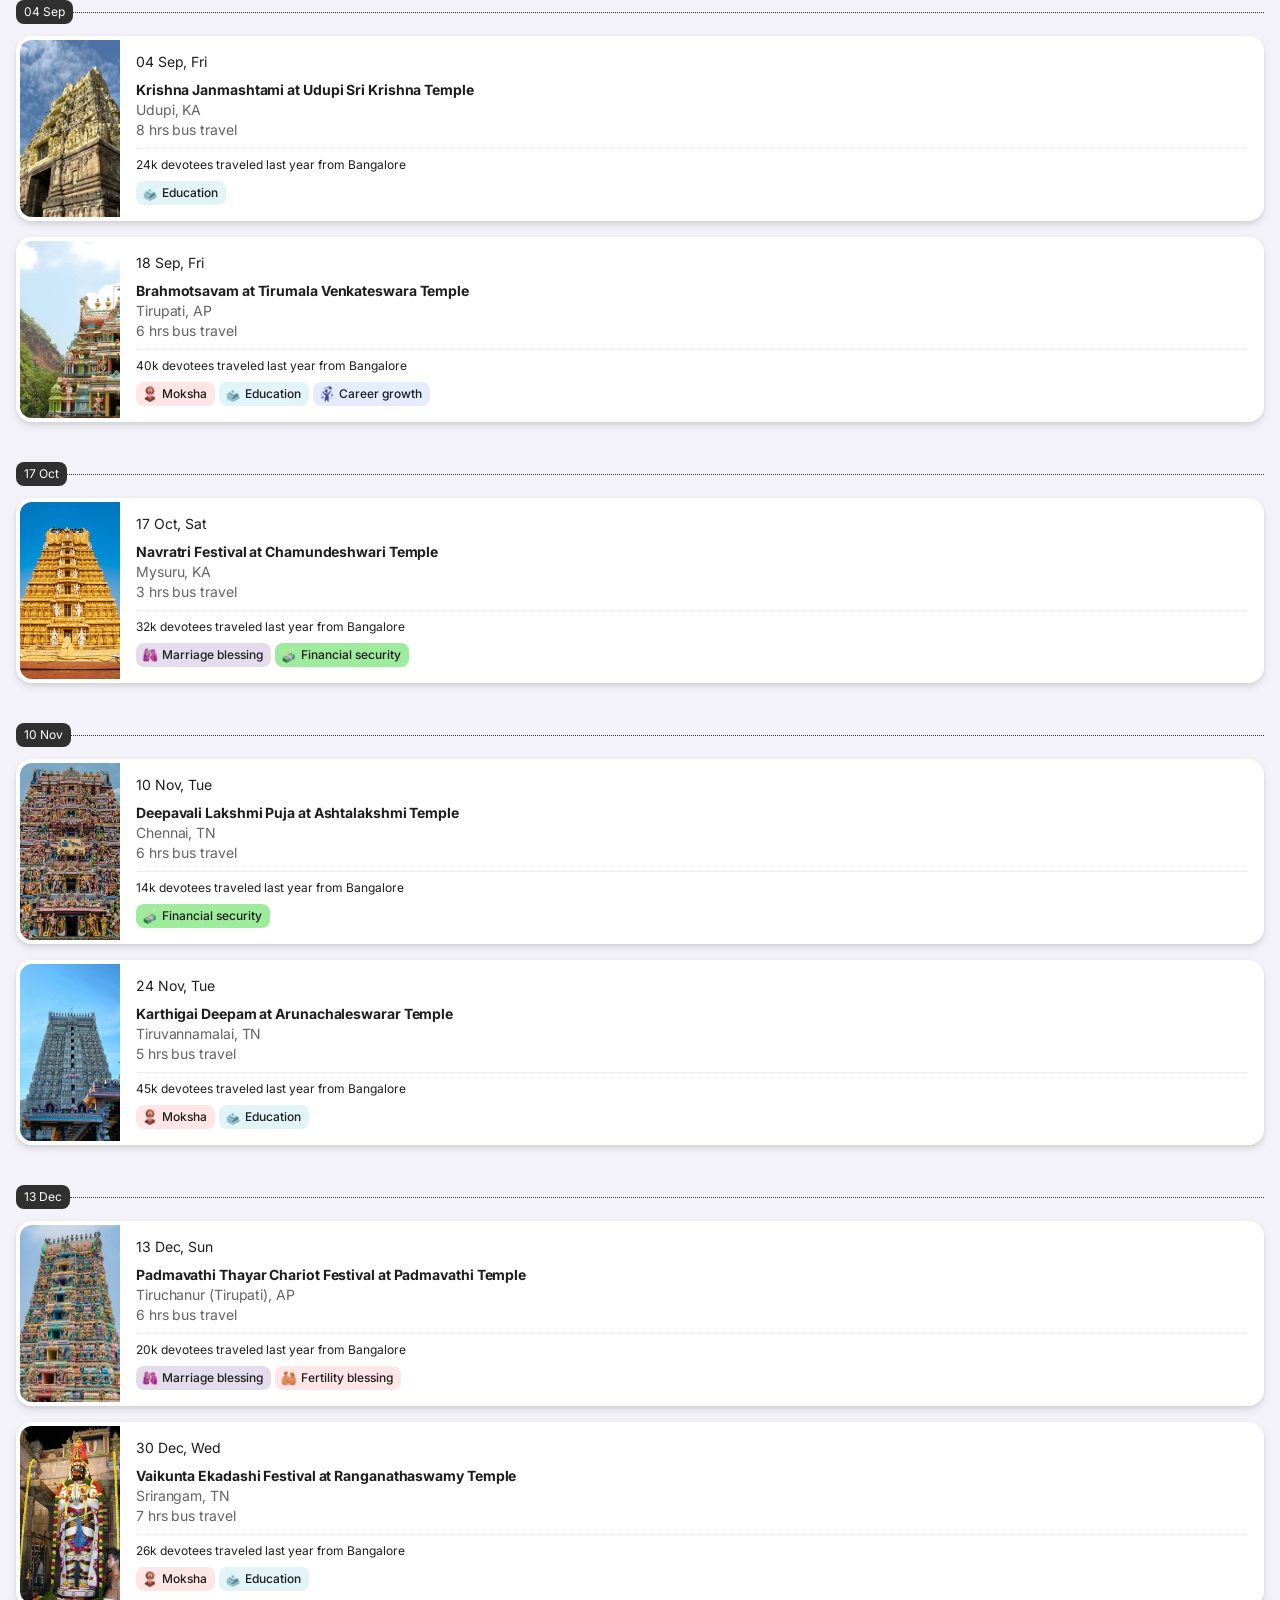
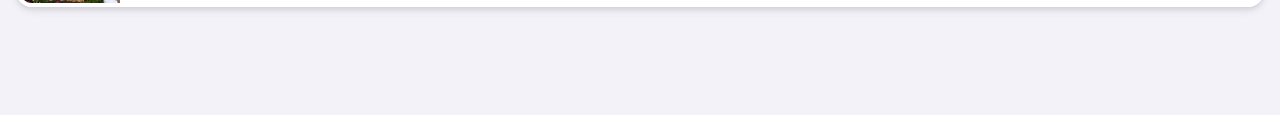
<file: pilgrim.html>
<!DOCTYPE html>
<html lang="en">
<head>
  <meta charset="UTF-8" />
  <meta name="viewport" content="width=device-width, initial-scale=1, viewport-fit=cover" />
  <title>Pilgrim – Spiritual journeys</title>
  <link rel="preconnect" href="https://fonts.googleapis.com" />
  <link rel="preconnect" href="https://fonts.gstatic.com" crossorigin />
  <link href="https://fonts.googleapis.com/css2?family=Inter:wght@400;500;700&display=swap" rel="stylesheet" />
  <link rel="stylesheet" href="styles.css" />
  <link rel="stylesheet" href="pilgrim.css" />
</head>
<body>
  <div class="phone-frame pilgrim-page">
    <main class="main">
      <!-- Content 905:12848 – white block per Figma -->
      <div class="pilgrim-content">
      <!-- Source container 905:12850 -->
      <div class="pilgrim-source">
        <p class="pilgrim-source-label">Spiritual journeys from</p>
        <div class="pilgrim-source-city">
          <span class="pilgrim-source-city-name">Bangalore</span>
          <img src="expand_more.svg" alt="" class="pilgrim-expand-icon" width="24" height="24" />
        </div>
      </div>

      <hr class="pilgrim-divider" />

      <!-- Find your purpose 905:12859 -->
      <div class="pilgrim-purpose-wrap">
        <h2 class="pilgrim-purpose-title">Find your purpose</h2>
        <div class="pilgrim-filter">
          <button type="button" class="pilgrim-purpose-chip pilgrim-chip-financial" data-filter="financial">
            <span class="pilgrim-purpose-chip-text">Financial security</span>
            <span class="pilgrim-purpose-chip-icon"><img src="Pilgrim icons new/Property 1=Financial security.png" alt="" /></span>
            <span class="pilgrim-chip-close" aria-label="Clear filter">&times;</span>
          </button>
          <button type="button" class="pilgrim-purpose-chip pilgrim-chip-health" data-filter="health">
            <span class="pilgrim-purpose-chip-text">Health & disease relief</span>
            <span class="pilgrim-purpose-chip-icon"><img src="Pilgrim icons new/Property 1=Health &amp; disease relief.png" alt="" /></span>
            <span class="pilgrim-chip-close" aria-label="Clear filter">&times;</span>
          </button>
          <button type="button" class="pilgrim-purpose-chip pilgrim-chip-marriage" data-filter="marriage">
            <span class="pilgrim-purpose-chip-text">Marriage blessing</span>
            <span class="pilgrim-purpose-chip-icon"><img src="Pilgrim icons new/Property 1=Marriage blessing.png" alt="" /></span>
            <span class="pilgrim-chip-close" aria-label="Clear filter">&times;</span>
          </button>
          <button type="button" class="pilgrim-purpose-chip pilgrim-chip-fertility" data-filter="fertility">
            <span class="pilgrim-purpose-chip-text">Fertility blessing</span>
            <span class="pilgrim-purpose-chip-icon"><img src="Pilgrim icons new/Property 1=Fertility blessing.png" alt="" /></span>
            <span class="pilgrim-chip-close" aria-label="Clear filter">&times;</span>
          </button>
          <button type="button" class="pilgrim-purpose-chip pilgrim-chip-mental" data-filter="mental">
            <span class="pilgrim-purpose-chip-text">Mental peace</span>
            <span class="pilgrim-purpose-chip-icon"><img src="Pilgrim icons new/Property 1=Mental peace.png" alt="" /></span>
            <span class="pilgrim-chip-close" aria-label="Clear filter">&times;</span>
          </button>
          <button type="button" class="pilgrim-purpose-chip pilgrim-chip-career" data-filter="career">
            <span class="pilgrim-purpose-chip-text">Career growth</span>
            <span class="pilgrim-purpose-chip-icon"><img src="Pilgrim icons new/Property 1=Career growth.png" alt="" /></span>
            <span class="pilgrim-chip-close" aria-label="Clear filter">&times;</span>
          </button>
          <button type="button" class="pilgrim-purpose-chip pilgrim-chip-education" data-filter="education">
            <span class="pilgrim-purpose-chip-text">Education</span>
            <span class="pilgrim-purpose-chip-icon"><img src="Pilgrim icons new/Property 1=Education.png" alt="" /></span>
            <span class="pilgrim-chip-close" aria-label="Clear filter">&times;</span>
          </button>
          <button type="button" class="pilgrim-purpose-chip pilgrim-chip-dosha" data-filter="dosha">
            <span class="pilgrim-purpose-chip-text">Dosha relief</span>
            <span class="pilgrim-purpose-chip-icon"><img src="Pilgrim icons new/Property 1=Dosha relief.png" alt="" /></span>
            <span class="pilgrim-chip-close" aria-label="Clear filter">&times;</span>
          </button>
          <button type="button" class="pilgrim-purpose-chip pilgrim-chip-obstacle" data-filter="obstacle">
            <span class="pilgrim-purpose-chip-text">Obstacle removal</span>
            <span class="pilgrim-purpose-chip-icon"><img src="Pilgrim icons new/Property 1=Obstacle removal.png" alt="" /></span>
            <span class="pilgrim-chip-close" aria-label="Clear filter">&times;</span>
          </button>
          <button type="button" class="pilgrim-purpose-chip pilgrim-chip-moksha" data-filter="moksha">
            <span class="pilgrim-purpose-chip-text">Moksha</span>
            <span class="pilgrim-purpose-chip-icon"><img src="Pilgrim icons new/Property 1=Moksha.png" alt="" /></span>
            <span class="pilgrim-chip-close" aria-label="Clear filter">&times;</span>
          </button>
          <button type="button" class="pilgrim-purpose-chip pilgrim-chip-wish" data-filter="wish">
            <span class="pilgrim-purpose-chip-text">Wish fulfillment</span>
            <span class="pilgrim-purpose-chip-icon"><img src="Pilgrim icons new/Property 1=Wish fulfillment.png" alt="" /></span>
            <span class="pilgrim-chip-close" aria-label="Clear filter">&times;</span>
          </button>
        </div>
      </div>
      </div>

      <!-- Mar 20 section -->
      <section class="pilgrim-date-section">
        <div class="pilgrim-date-row">
          <span class="pilgrim-date-tag">20 Mar</span>
          <span class="pilgrim-date-line"></span>
        </div>
        <div class="pilgrim-cards">
          <a href="event-ugadi.html?id=0" class="pilgrim-card-link">
          <article class="pilgrim-card">
            <div class="pilgrim-card-image-wrap">
              <img class="pilgrim-card-image" src="Pilgrim images/Chamundeshwari temple Maysuru-optimized.webp" alt="" />
            </div>
            <div class="pilgrim-card-meta">
              <p class="pilgrim-card-date">20 Mar, Fri</p>
              <h3 class="pilgrim-card-title">Ugadi Festival at Sri Chamundeshwari Temple</h3>
              <p class="pilgrim-card-loc">Mysuru, KA</p>
              <p class="pilgrim-card-travel">3 hrs bus travel</p>
              <hr class="pilgrim-card-divider" />
              <p class="pilgrim-card-msg">18k devotees traveled last year from Bangalore</p>
              <div class="pilgrim-card-tags">
                <span class="pilgrim-card-tag pilgrim-tag-wish"><img src="Pilgrim icons new/Property 1=Wish fulfillment.png" alt="" />Wish fulfillment</span>
                <span class="pilgrim-card-tag pilgrim-tag-financial"><img src="Pilgrim icons new/Property 1=Financial security.png" alt="" />Financial security</span>
              </div>
            </div>
          </article>
          </a>

          <a href="event-ugadi.html?id=1" class="pilgrim-card-link">
          <article class="pilgrim-card">
            <div class="pilgrim-card-image-wrap">
              <img class="pilgrim-card-image" src="Pilgrim images/Kothanda_Ramar_temple,_Hiremagalur_03-optimized.webp" alt="" />
            </div>
            <div class="pilgrim-card-meta">
              <p class="pilgrim-card-date">26 Mar, Thu</p>
              <h3 class="pilgrim-card-title">Rama Navami at Kodandarama Temple</h3>
              <p class="pilgrim-card-loc">Chikmagalur, KA</p>
              <p class="pilgrim-card-travel">6 hrs bus travel</p>
              <hr class="pilgrim-card-divider" />
              <p class="pilgrim-card-msg">9k devotees traveled last year from Bangalore</p>
              <div class="pilgrim-card-tags">
                <span class="pilgrim-card-tag pilgrim-tag-marriage"><img src="Pilgrim icons new/Property 1=Marriage blessing.png" alt="" />Marriage blessing</span>
              </div>
            </div>
          </article>
          </a>

          <a href="event-ugadi.html?id=2" class="pilgrim-card-link">
          <article class="pilgrim-card">
            <div class="pilgrim-card-image-wrap">
              <img class="pilgrim-card-image" src="Pilgrim images/Kapaleeshwarar Temple Chennai-optimized.webp" alt="" />
            </div>
            <div class="pilgrim-card-meta">
              <p class="pilgrim-card-date">28 Mar, Sat</p>
              <h3 class="pilgrim-card-title">Panguni Uthiram at Kapaleeshwarar Temple</h3>
              <p class="pilgrim-card-loc">Chennai, TN</p>
              <p class="pilgrim-card-travel">6 hrs bus travel</p>
              <hr class="pilgrim-card-divider" />
              <p class="pilgrim-card-msg">21k devotees traveled last year from Bangalore</p>
              <div class="pilgrim-card-tags">
                <span class="pilgrim-card-tag pilgrim-tag-marriage"><img src="Pilgrim icons new/Property 1=Marriage blessing.png" alt="" />Marriage blessing</span>
                <span class="pilgrim-card-tag pilgrim-tag-fertility"><img src="Pilgrim icons new/Property 1=Fertility blessing.png" alt="" />Fertility blessing</span>
              </div>
            </div>
          </article>
          </a>

          <a href="event-ugadi.html?id=3" class="pilgrim-card-link">
          <article class="pilgrim-card">
            <div class="pilgrim-card-image-wrap">
              <img class="pilgrim-card-image" src="Pilgrim images/Chennakeshava Temple Belur-optimized.webp" alt="" />
            </div>
            <div class="pilgrim-card-meta">
              <p class="pilgrim-card-date">31 Mar, Tue</p>
              <h3 class="pilgrim-card-title">Chariot Festival at Chennakeshava Temple</h3>
              <p class="pilgrim-card-loc">Belur, KA</p>
              <p class="pilgrim-card-travel">5 hrs bus travel</p>
              <hr class="pilgrim-card-divider" />
              <p class="pilgrim-card-msg">12k devotees traveled last year from Bangalore</p>
              <div class="pilgrim-card-tags">
                <span class="pilgrim-card-tag pilgrim-tag-career"><img src="Pilgrim icons new/Property 1=Career growth.png" alt="" />Career growth</span>
                <span class="pilgrim-card-tag pilgrim-tag-education"><img src="Pilgrim icons new/Property 1=Education.png" alt="" />Education</span>
              </div>
            </div>
          </article>
          </a>
        </div>
      </section>

      <!-- Apr section -->
      <section class="pilgrim-date-section">
        <div class="pilgrim-date-row">
          <span class="pilgrim-date-tag">02 Apr</span>
          <span class="pilgrim-date-line"></span>
        </div>
        <div class="pilgrim-cards">
          <a href="event-ugadi.html?id=4" class="pilgrim-card-link">
          <article class="pilgrim-card">
            <div class="pilgrim-card-image-wrap">
              <img class="pilgrim-card-image" src="Pilgrim images/Namakkal Anjaneyar Temple, Namakkal, TN-optimized.webp" alt="" />
            </div>
            <div class="pilgrim-card-meta">
              <p class="pilgrim-card-date">02 Apr, Thu</p>
              <h3 class="pilgrim-card-title">Hanuman Jayanti at Namakkal Anjaneyar Temple</h3>
              <p class="pilgrim-card-loc">Namakkal, TN</p>
              <p class="pilgrim-card-travel">6 hrs bus travel</p>
              <hr class="pilgrim-card-divider" />
              <p class="pilgrim-card-msg">16k devotees traveled last year from Bangalore</p>
              <div class="pilgrim-card-tags">
                <span class="pilgrim-card-tag pilgrim-tag-obstacle"><img src="Pilgrim icons new/Property 1=Obstacle removal.png" alt="" />Obstacle removal</span>
              </div>
            </div>
          </article>
          </a>

          <a href="event-ugadi.html?id=5" class="pilgrim-card-link">
          <article class="pilgrim-card">
            <div class="pilgrim-card-image-wrap">
              <img class="pilgrim-card-image" src="Pilgrim images/Dharmaraya Swamy Temple Bangalore-optimized.webp" alt="" />
            </div>
            <div class="pilgrim-card-meta">
              <p class="pilgrim-card-date">02 Apr, Thu</p>
              <h3 class="pilgrim-card-title">Karaga Festival at Dharmaraya Swamy Temple</h3>
              <p class="pilgrim-card-loc">Bangalore, KA</p>
              <p class="pilgrim-card-travel">2 hrs bus travel</p>
              <hr class="pilgrim-card-divider" />
              <p class="pilgrim-card-msg">25k devotees traveled last year from Bangalore</p>
              <div class="pilgrim-card-tags">
                <span class="pilgrim-card-tag pilgrim-tag-financial"><img src="Pilgrim icons new/Property 1=Financial security.png" alt="" />Financial security</span>
                <span class="pilgrim-card-tag pilgrim-tag-mental"><img src="Pilgrim icons new/Property 1=Mental peace.png" alt="" />Mental peace</span>
              </div>
            </div>
          </article>
          </a>

          <a href="event-ugadi.html?id=6" class="pilgrim-card-link">
          <article class="pilgrim-card">
            <div class="pilgrim-card-image-wrap">
              <img class="pilgrim-card-image" src="Pilgrim images/Kukke Subramanya Temple-optimized.webp" alt="" />
            </div>
            <div class="pilgrim-card-meta">
              <p class="pilgrim-card-date">19 Apr, Sun</p>
              <h3 class="pilgrim-card-title">Akshaya Tritiya at Kukke Subramanya Temple</h3>
              <p class="pilgrim-card-loc">Subramanya, KA</p>
              <p class="pilgrim-card-travel">8 hrs bus travel</p>
              <hr class="pilgrim-card-divider" />
              <p class="pilgrim-card-msg">19k devotees traveled last year from Bangalore</p>
              <div class="pilgrim-card-tags">
                <span class="pilgrim-card-tag pilgrim-tag-financial"><img src="Pilgrim icons new/Property 1=Financial security.png" alt="" />Financial security</span>
                <span class="pilgrim-card-tag pilgrim-tag-wish"><img src="Pilgrim icons new/Property 1=Wish fulfillment.png" alt="" />Wish fulfillment</span>
              </div>
            </div>
          </article>
          </a>

          <a href="event-ugadi.html?id=7" class="pilgrim-card-link">
          <article class="pilgrim-card">
            <div class="pilgrim-card-image-wrap">
              <img class="pilgrim-card-image" src="Pilgrim images/Kudalasangama Temple-optimized.webp" alt="" />
            </div>
            <div class="pilgrim-card-meta">
              <p class="pilgrim-card-date">20 Apr, Mon</p>
              <h3 class="pilgrim-card-title">Basava Jayanti at Kudalasangama Temple</h3>
              <p class="pilgrim-card-loc">Bagalkot, KA</p>
              <p class="pilgrim-card-travel">11 hrs bus travel</p>
              <hr class="pilgrim-card-divider" />
              <p class="pilgrim-card-msg">7k devotees traveled last year from Bangalore</p>
              <div class="pilgrim-card-tags">
                <span class="pilgrim-card-tag pilgrim-tag-dosha"><img src="Pilgrim icons new/Property 1=Dosha relief.png" alt="" />Dosha relief</span>
              </div>
            </div>
          </article>
          </a>
        </div>
      </section>

      <!-- May section -->
      <section class="pilgrim-date-section">
        <div class="pilgrim-date-row">
          <span class="pilgrim-date-tag">08 May</span>
          <span class="pilgrim-date-line"></span>
        </div>
        <div class="pilgrim-cards">
          <a href="event-ugadi.html?id=8" class="pilgrim-card-link">
          <article class="pilgrim-card">
            <div class="pilgrim-card-image-wrap">
              <img class="pilgrim-card-image" src="Pilgrim images/Ahobilam Temple-optimized.webp" alt="" />
            </div>
            <div class="pilgrim-card-meta">
              <p class="pilgrim-card-date">08 May, Fri</p>
              <h3 class="pilgrim-card-title">Narasimha Jayanti at Ahobilam Temple</h3>
              <p class="pilgrim-card-loc">Ahobilam, AP</p>
              <p class="pilgrim-card-travel">8 hrs bus travel</p>
              <hr class="pilgrim-card-divider" />
              <p class="pilgrim-card-msg">10k devotees traveled last year from Bangalore</p>
              <div class="pilgrim-card-tags">
                <span class="pilgrim-card-tag pilgrim-tag-obstacle"><img src="Pilgrim icons new/Property 1=Obstacle removal.png" alt="" />Obstacle removal</span>
                <span class="pilgrim-card-tag pilgrim-tag-mental"><img src="Pilgrim icons new/Property 1=Mental peace.png" alt="" />Mental peace</span>
              </div>
            </div>
          </article>
          </a>

          <a href="event-ugadi.html?id=9" class="pilgrim-card-link">
          <article class="pilgrim-card">
            <div class="pilgrim-card-image-wrap">
              <img class="pilgrim-card-image" src="Pilgrim images/Vaikasi Visakam at Palani Murugan Temple-optimized.webp" alt="" />
            </div>
            <div class="pilgrim-card-meta">
              <p class="pilgrim-card-date">30 May, Sat</p>
              <h3 class="pilgrim-card-title">Vaikasi Visakam at Palani Murugan Temple</h3>
              <p class="pilgrim-card-loc">Palani, TN</p>
              <p class="pilgrim-card-travel">8 hrs bus travel</p>
              <hr class="pilgrim-card-divider" />
              <p class="pilgrim-card-msg">22k devotees traveled last year from Bangalore</p>
              <div class="pilgrim-card-tags">
                <span class="pilgrim-card-tag pilgrim-tag-education"><img src="Pilgrim icons new/Property 1=Education.png" alt="" />Education</span>
                <span class="pilgrim-card-tag pilgrim-tag-career"><img src="Pilgrim icons new/Property 1=Career growth.png" alt="" />Career growth</span>
              </div>
            </div>
          </article>
          </a>
        </div>
      </section>

      <!-- Jun section -->
      <section class="pilgrim-date-section">
        <div class="pilgrim-date-row">
          <span class="pilgrim-date-tag">27 Jun</span>
          <span class="pilgrim-date-line"></span>
        </div>
        <div class="pilgrim-cards">
          <a href="event-ugadi.html?id=10" class="pilgrim-card-link">
          <article class="pilgrim-card">
            <div class="pilgrim-card-image-wrap">
              <img class="pilgrim-card-image" src="Pilgrim images/Rath Yatra at ISKCON Temple-optimized.webp" alt="" />
            </div>
            <div class="pilgrim-card-meta">
              <p class="pilgrim-card-date">27 Jun, Sat</p>
              <h3 class="pilgrim-card-title">Rath Yatra at ISKCON Temple</h3>
              <p class="pilgrim-card-loc">Bangalore, KA</p>
              <p class="pilgrim-card-travel">2 hrs bus travel</p>
              <hr class="pilgrim-card-divider" />
              <p class="pilgrim-card-msg">30k devotees traveled last year from Bangalore</p>
              <div class="pilgrim-card-tags">
                <span class="pilgrim-card-tag pilgrim-tag-wish"><img src="Pilgrim icons new/Property 1=Wish fulfillment.png" alt="" />Wish fulfillment</span>
              </div>
            </div>
          </article>
          </a>
        </div>
      </section>

      <!-- Jul section -->
      <section class="pilgrim-date-section">
        <div class="pilgrim-date-row">
          <span class="pilgrim-date-tag">21 Jul</span>
          <span class="pilgrim-date-line"></span>
        </div>
        <div class="pilgrim-cards">
          <a href="event-ugadi.html?id=11" class="pilgrim-card-link">
          <article class="pilgrim-card">
            <div class="pilgrim-card-image-wrap">
              <img class="pilgrim-card-image" src="Pilgrim images/Aadi Krithigai at Arunachaleswarar Temple-optimized.webp" alt="" />
            </div>
            <div class="pilgrim-card-meta">
              <p class="pilgrim-card-date">21 Jul, Tue</p>
              <h3 class="pilgrim-card-title">Aadi Krithigai at Arunachaleswarar Temple</h3>
              <p class="pilgrim-card-loc">Tiruvannamalai, TN</p>
              <p class="pilgrim-card-travel">5 hrs bus travel</p>
              <hr class="pilgrim-card-divider" />
              <p class="pilgrim-card-msg">28k devotees traveled last year from Bangalore</p>
              <div class="pilgrim-card-tags">
                <span class="pilgrim-card-tag pilgrim-tag-moksha"><img src="Pilgrim icons new/Property 1=Moksha.png" alt="" />Moksha</span>
                <span class="pilgrim-card-tag pilgrim-tag-education"><img src="Pilgrim icons new/Property 1=Education.png" alt="" />Education</span>
              </div>
            </div>
          </article>
          </a>
        </div>
      </section>

      <!-- Aug section -->
      <section class="pilgrim-date-section">
        <div class="pilgrim-date-row">
          <span class="pilgrim-date-tag">28 Aug</span>
          <span class="pilgrim-date-line"></span>
        </div>
        <div class="pilgrim-cards">
          <a href="event-ugadi.html?id=12" class="pilgrim-card-link">
          <article class="pilgrim-card">
            <div class="pilgrim-card-image-wrap">
              <img class="pilgrim-card-image" src="Pilgrim images/Varalakshmi Vratham at Kanaka Durga Temple-optimized.webp" alt="" />
            </div>
            <div class="pilgrim-card-meta">
              <p class="pilgrim-card-date">28 Aug, Fri</p>
              <h3 class="pilgrim-card-title">Varalakshmi Vratham at Kanaka Durga Temple</h3>
              <p class="pilgrim-card-loc">Vijayawada, AP</p>
              <p class="pilgrim-card-travel">12 hrs bus travel</p>
              <hr class="pilgrim-card-divider" />
              <p class="pilgrim-card-msg">15k devotees traveled last year from Bangalore</p>
              <div class="pilgrim-card-tags">
                <span class="pilgrim-card-tag pilgrim-tag-financial"><img src="Pilgrim icons new/Property 1=Financial security.png" alt="" />Financial security</span>
                <span class="pilgrim-card-tag pilgrim-tag-education"><img src="Pilgrim icons new/Property 1=Education.png" alt="" />Education</span>
              </div>
            </div>
          </article>
          </a>
        </div>
      </section>

      <!-- Sep section -->
      <section class="pilgrim-date-section">
        <div class="pilgrim-date-row">
          <span class="pilgrim-date-tag">04 Sep</span>
          <span class="pilgrim-date-line"></span>
        </div>
        <div class="pilgrim-cards">
          <a href="event-ugadi.html?id=13" class="pilgrim-card-link">
          <article class="pilgrim-card">
            <div class="pilgrim-card-image-wrap">
              <img class="pilgrim-card-image" src="Pilgrim images/Chennakeshava Temple Belur-optimized.webp" alt="" />
            </div>
            <div class="pilgrim-card-meta">
              <p class="pilgrim-card-date">04 Sep, Fri</p>
              <h3 class="pilgrim-card-title">Krishna Janmashtami at Udupi Sri Krishna Temple</h3>
              <p class="pilgrim-card-loc">Udupi, KA</p>
              <p class="pilgrim-card-travel">8 hrs bus travel</p>
              <hr class="pilgrim-card-divider" />
              <p class="pilgrim-card-msg">24k devotees traveled last year from Bangalore</p>
              <div class="pilgrim-card-tags">
                <span class="pilgrim-card-tag pilgrim-tag-education"><img src="Pilgrim icons new/Property 1=Education.png" alt="" />Education</span>
              </div>
            </div>
          </article>
          </a>
          <a href="event-ugadi.html?id=14" class="pilgrim-card-link">
          <article class="pilgrim-card">
            <div class="pilgrim-card-image-wrap">
              <img class="pilgrim-card-image" src="Pilgrim images/Ahobilam Temple-optimized.webp" alt="" />
            </div>
            <div class="pilgrim-card-meta">
              <p class="pilgrim-card-date">18 Sep, Fri</p>
              <h3 class="pilgrim-card-title">Brahmotsavam at Tirumala Venkateswara Temple</h3>
              <p class="pilgrim-card-loc">Tirupati, AP</p>
              <p class="pilgrim-card-travel">6 hrs bus travel</p>
              <hr class="pilgrim-card-divider" />
              <p class="pilgrim-card-msg">40k devotees traveled last year from Bangalore</p>
              <div class="pilgrim-card-tags">
                <span class="pilgrim-card-tag pilgrim-tag-moksha"><img src="Pilgrim icons new/Property 1=Moksha.png" alt="" />Moksha</span>
                <span class="pilgrim-card-tag pilgrim-tag-education"><img src="Pilgrim icons new/Property 1=Education.png" alt="" />Education</span>
                <span class="pilgrim-card-tag pilgrim-tag-career"><img src="Pilgrim icons new/Property 1=Career growth.png" alt="" />Career growth</span>
              </div>
            </div>
          </article>
          </a>
        </div>
      </section>

      <!-- Oct section -->
      <section class="pilgrim-date-section">
        <div class="pilgrim-date-row">
          <span class="pilgrim-date-tag">17 Oct</span>
          <span class="pilgrim-date-line"></span>
        </div>
        <div class="pilgrim-cards">
          <a href="event-ugadi.html?id=15" class="pilgrim-card-link">
          <article class="pilgrim-card">
            <div class="pilgrim-card-image-wrap">
              <img class="pilgrim-card-image" src="Pilgrim images/Chamundeshwari temple Maysuru-optimized.webp" alt="" />
            </div>
            <div class="pilgrim-card-meta">
              <p class="pilgrim-card-date">17 Oct, Sat</p>
              <h3 class="pilgrim-card-title">Navratri Festival at Chamundeshwari Temple</h3>
              <p class="pilgrim-card-loc">Mysuru, KA</p>
              <p class="pilgrim-card-travel">3 hrs bus travel</p>
              <hr class="pilgrim-card-divider" />
              <p class="pilgrim-card-msg">32k devotees traveled last year from Bangalore</p>
              <div class="pilgrim-card-tags">
                <span class="pilgrim-card-tag pilgrim-tag-marriage"><img src="Pilgrim icons new/Property 1=Marriage blessing.png" alt="" />Marriage blessing</span>
                <span class="pilgrim-card-tag pilgrim-tag-financial"><img src="Pilgrim icons new/Property 1=Financial security.png" alt="" />Financial security</span>
              </div>
            </div>
          </article>
          </a>
        </div>
      </section>

      <!-- Nov section -->
      <section class="pilgrim-date-section">
        <div class="pilgrim-date-row">
          <span class="pilgrim-date-tag">10 Nov</span>
          <span class="pilgrim-date-line"></span>
        </div>
        <div class="pilgrim-cards">
          <a href="event-ugadi.html?id=16" class="pilgrim-card-link">
          <article class="pilgrim-card">
            <div class="pilgrim-card-image-wrap">
              <img class="pilgrim-card-image" src="Pilgrim images/Kapaleeshwarar Temple Chennai-optimized.webp" alt="" />
            </div>
            <div class="pilgrim-card-meta">
              <p class="pilgrim-card-date">10 Nov, Tue</p>
              <h3 class="pilgrim-card-title">Deepavali Lakshmi Puja at Ashtalakshmi Temple</h3>
              <p class="pilgrim-card-loc">Chennai, TN</p>
              <p class="pilgrim-card-travel">6 hrs bus travel</p>
              <hr class="pilgrim-card-divider" />
              <p class="pilgrim-card-msg">14k devotees traveled last year from Bangalore</p>
              <div class="pilgrim-card-tags">
                <span class="pilgrim-card-tag pilgrim-tag-financial"><img src="Pilgrim icons new/Property 1=Financial security.png" alt="" />Financial security</span>
              </div>
            </div>
          </article>
          </a>
          <a href="event-ugadi.html?id=17" class="pilgrim-card-link">
          <article class="pilgrim-card">
            <div class="pilgrim-card-image-wrap">
              <img class="pilgrim-card-image" src="Pilgrim images/Aadi Krithigai at Arunachaleswarar Temple-optimized.webp" alt="" />
            </div>
            <div class="pilgrim-card-meta">
              <p class="pilgrim-card-date">24 Nov, Tue</p>
              <h3 class="pilgrim-card-title">Karthigai Deepam at Arunachaleswarar Temple</h3>
              <p class="pilgrim-card-loc">Tiruvannamalai, TN</p>
              <p class="pilgrim-card-travel">5 hrs bus travel</p>
              <hr class="pilgrim-card-divider" />
              <p class="pilgrim-card-msg">45k devotees traveled last year from Bangalore</p>
              <div class="pilgrim-card-tags">
                <span class="pilgrim-card-tag pilgrim-tag-moksha"><img src="Pilgrim icons new/Property 1=Moksha.png" alt="" />Moksha</span>
                <span class="pilgrim-card-tag pilgrim-tag-education"><img src="Pilgrim icons new/Property 1=Education.png" alt="" />Education</span>
              </div>
            </div>
          </article>
          </a>
        </div>
      </section>

      <!-- Dec section -->
      <section class="pilgrim-date-section">
        <div class="pilgrim-date-row">
          <span class="pilgrim-date-tag">13 Dec</span>
          <span class="pilgrim-date-line"></span>
        </div>
        <div class="pilgrim-cards">
          <a href="event-ugadi.html?id=18" class="pilgrim-card-link">
          <article class="pilgrim-card">
            <div class="pilgrim-card-image-wrap">
              <img class="pilgrim-card-image" src="Pilgrim images/Varalakshmi Vratham at Kanaka Durga Temple-optimized.webp" alt="" />
            </div>
            <div class="pilgrim-card-meta">
              <p class="pilgrim-card-date">13 Dec, Sun</p>
              <h3 class="pilgrim-card-title">Padmavathi Thayar Chariot Festival at Padmavathi Temple</h3>
              <p class="pilgrim-card-loc">Tiruchanur (Tirupati), AP</p>
              <p class="pilgrim-card-travel">6 hrs bus travel</p>
              <hr class="pilgrim-card-divider" />
              <p class="pilgrim-card-msg">20k devotees traveled last year from Bangalore</p>
              <div class="pilgrim-card-tags">
                <span class="pilgrim-card-tag pilgrim-tag-marriage"><img src="Pilgrim icons new/Property 1=Marriage blessing.png" alt="" />Marriage blessing</span>
                <span class="pilgrim-card-tag pilgrim-tag-fertility"><img src="Pilgrim icons new/Property 1=Fertility blessing.png" alt="" />Fertility blessing</span>
              </div>
            </div>
          </article>
          </a>
          <a href="event-ugadi.html?id=19" class="pilgrim-card-link">
          <article class="pilgrim-card">
            <div class="pilgrim-card-image-wrap">
              <img class="pilgrim-card-image" src="Pilgrim images/Namakkal Anjaneyar Temple, Namakkal, TN-optimized.webp" alt="" />
            </div>
            <div class="pilgrim-card-meta">
              <p class="pilgrim-card-date">30 Dec, Wed</p>
              <h3 class="pilgrim-card-title">Vaikunta Ekadashi Festival at Ranganathaswamy Temple</h3>
              <p class="pilgrim-card-loc">Srirangam, TN</p>
              <p class="pilgrim-card-travel">7 hrs bus travel</p>
              <hr class="pilgrim-card-divider" />
              <p class="pilgrim-card-msg">26k devotees traveled last year from Bangalore</p>
              <div class="pilgrim-card-tags">
                <span class="pilgrim-card-tag pilgrim-tag-moksha"><img src="Pilgrim icons new/Property 1=Moksha.png" alt="" />Moksha</span>
                <span class="pilgrim-card-tag pilgrim-tag-education"><img src="Pilgrim icons new/Property 1=Education.png" alt="" />Education</span>
              </div>
            </div>
          </article>
          </a>
        </div>
      </section>
    </main>

    <nav class="bottom-nav" aria-label="Main">
      <a href="index.html" class="nav-tab">
        <img src="home.svg" alt="" class="nav-icon" width="24" height="24" />
        <span>Home</span>
      </a>
      <a href="index.html#offers" class="nav-tab">
        <img src="offer_percentage.svg" alt="" class="nav-icon" width="24" height="24" />
        <span>Offers</span>
      </a>
      <a href="pilgrim.html" class="nav-tab nav-tab-active">
        <img src="darshan.svg" alt="" class="nav-icon" width="24" height="24" />
        <span>Pilgrim</span>
      </a>
      <a href="#" class="nav-tab">
        <img src="help.svg" alt="" class="nav-icon" width="24" height="24" />
        <span>Help</span>
      </a>
      <a href="#" class="nav-tab">
        <img src="bullet_points.svg" alt="" class="nav-icon" width="24" height="24" />
        <span>Bookings</span>
      </a>
    </nav>
  </div>
<script>
(function () {
  var chips = document.querySelectorAll('.pilgrim-purpose-chip[data-filter]');
  var cards = document.querySelectorAll('.pilgrim-card');
  var sections = document.querySelectorAll('.pilgrim-date-section');
  var activeFilters = new Set();

  function getCardTags(card) {
    var tags = card.querySelectorAll('.pilgrim-card-tag');
    var set = new Set();
    tags.forEach(function (t) {
      t.classList.forEach(function (cls) {
        if (cls.indexOf('pilgrim-tag-') === 0) {
          set.add(cls.replace('pilgrim-tag-', ''));
        }
      });
    });
    return set;
  }

  function applyFilters() {
    var noFilter = activeFilters.size === 0;

    cards.forEach(function (card) {
      var wrapper = card.closest('.pilgrim-card-link');
      if (noFilter) {
        card.classList.remove('is-hidden');
        if (wrapper) wrapper.classList.remove('is-hidden');
        return;
      }
      var tags = getCardTags(card);
      var match = false;
      activeFilters.forEach(function (f) {
        if (tags.has(f)) match = true;
      });
      card.classList.toggle('is-hidden', !match);
      if (wrapper) wrapper.classList.toggle('is-hidden', !match);
    });

    sections.forEach(function (sec) {
      var visibleCards = sec.querySelectorAll('.pilgrim-card:not(.is-hidden)');
      sec.classList.toggle('is-hidden', visibleCards.length === 0);
    });

    var existing = document.querySelector('.pilgrim-no-results');
    if (existing) existing.remove();

    if (!noFilter) {
      var anyVisible = document.querySelector('.pilgrim-date-section:not(.is-hidden)');
      if (!anyVisible) {
        var msg = document.createElement('p');
        msg.className = 'pilgrim-no-results';
        msg.textContent = 'No events found for the selected filters';
        var container = document.querySelector('.pilgrim-date-section');
        if (container) container.parentNode.insertBefore(msg, container);
      }
    }
  }

  chips.forEach(function (chip) {
    chip.addEventListener('click', function (e) {
      var filterVal = chip.getAttribute('data-filter');

      if (e.target.closest('.pilgrim-chip-close')) {
        activeFilters.delete(filterVal);
        chip.classList.remove('is-active');
      } else if (chip.classList.contains('is-active')) {
        activeFilters.delete(filterVal);
        chip.classList.remove('is-active');
      } else {
        activeFilters.add(filterVal);
        chip.classList.add('is-active');
      }

      applyFilters();
    });
  });
})();
</script>
</body>
</html>
</file>
<file: styles.css>
/* Pilgrim – pixel-perfect (Figma 360×800), local assets, scales on all devices */
:root {
  --primary: #d63941;
  --primary-container: #ffdad6;
  --brand-secondary: #ffd7d2;
  --success-secondary: #c1f1c4;
  --text-primary: #1d1d1d;
  --text-secondary: rgba(29, 29, 29, 0.69);
  --text-inverse: #fdfdfd;
  --icon-brand: #d63941;
  --fill-component: #fff;
  --fill-component-inverse: #303030;
  --fill-disabled: #e6e6e6;
  --stroke-weaker: #e6e6e6;
  --stroke-strong: #4b4b4b;
  --border-subtle: #b0b0b0;
  --text-interactive: #5258e4;
  /* RTC / Entry points (Figma) */
  --fill-brand-tertiary: #fde6e5;
  --fill-success-tertiary: #e2eee3;
  --fill-success-primary: #007b28;
  --fill-info-tertiary: #e4ecfd;
  --background-sunken: #f2f2f8;
  /* Figma spacing (px) */
  --space-4: 4px;
  --space-6: 6px;
  --space-8: 8px;
  --space-12: 12px;
  --space-16: 16px;
  --space-24: 24px;
  --radius-8: 8px;
  --radius-12: 12px;
  --radius-16: 16px;
  --radius-20: 20px;
  --radius-pill: 999px;
  --magenta: #c82169;
  --shadow-1: 0 2px 4px rgba(0,0,0,0.04), 0 1px 2px rgba(0,0,0,0.08);
  --shadow-2: 0 4px 8px rgba(0,0,0,0.08), 0 2px 4px rgba(0,0,0,0.08);
  --font-family: 'Inter', -apple-system, BlinkMacSystemFont, sans-serif;
  /* Figma: 3-value gradient – (1) grey top, (2) grey→white till search CTA ~490px, (3) post white */
  --page-gradient: linear-gradient(180deg, #E6E6E6 0%, #FFFFFF 61%, #FFFFFF 100%);
  /* Pixel-perfect at 360px; scale with viewport for larger devices (e.g. 16px at 360 = 4.444vw) */
  --u4: clamp(3px, 1.11vw, 6px);
  --u6: clamp(5px, 1.67vw, 9px);
  --u8: clamp(6px, 2.22vw, 12px);
  --u10: clamp(8px, 2.78vw, 14px);
  --u12: clamp(10px, 3.33vw, 16px);
  --u14: clamp(12px, 3.89vw, 18px);
  --u16: clamp(14px, 4.44vw, 20px);
  --u18: clamp(15px, 5vw, 22px);
  --u20: clamp(16px, 5.56vw, 24px);
  --u22: clamp(18px, 6.11vw, 26px);
  --u24: clamp(20px, 6.67vw, 28px);
  --u28: clamp(22px, 7.78vw, 32px);
  --u32: clamp(26px, 8.89vw, 38px);
  --u36: clamp(30px, 10vw, 44px);
  --u40: clamp(34px, 11.11vw, 48px);
  --u42: clamp(36px, 11.67vw, 50px);
  --u48: clamp(40px, 13.33vw, 56px);
  --u52: clamp(44px, 14.44vw, 60px);
  --u56: clamp(48px, 15.56vw, 64px);
  --u60: clamp(52px, 16.67vw, 68px);
  --u72: clamp(60px, 20vw, 84px);
  --u92: clamp(76px, 25.56vw, 108px);
  --u140: clamp(120px, 38.89vw, 160px);
  --u200: clamp(170px, 55.56vw, 230px);
  --u296: clamp(260px, 82.22vw, 340px);
}

* {
  box-sizing: border-box;
  margin: 0;
  padding: 0;
}

html {
  -webkit-text-size-adjust: 100%;
  -webkit-tap-highlight-color: transparent;
}

/* Figma: page background – subtle vertical gradient (lighter top → slightly darker bottom) */
body {
  font-family: var(--font-family);
  color: var(--text-primary);
  background: var(--page-gradient);
  background-attachment: fixed;
  min-height: 100vh;
  min-height: 100dvh;
  display: flex;
  justify-content: center;
  align-items: flex-start;
  padding: env(safe-area-inset-top) env(safe-area-inset-right) env(safe-area-inset-bottom) env(safe-area-inset-left);
}

/* Frame: transparent so body gradient shows through (single gradient for whole screen) */
.phone-frame {
  width: 100%;
  min-height: 100vh;
  min-height: 100dvh;
  background: transparent;
  position: relative;
  margin: 0 auto;
  box-shadow: 0 0 0 1px var(--stroke-weaker);
  display: flex;
  flex-direction: column;
}

/* Header – no fixed height; transparent so body gradient shows through */
.header {
  padding: 0 16px;
  padding-top: max(16px, env(safe-area-inset-top));
  padding-bottom: 0;
  background: transparent;
  flex-shrink: 0;
}

/* Section 1: Header – Figma pixel-perfect */
.header-row {
  display: flex;
  align-items: center;
  justify-content: space-between;
  min-height: 48px;
  padding: 0;
}

.lang-btn {
  display: inline-flex;
  align-items: center;
  gap: 4px;
  height: 26px;
  padding: 0 8px;
  background: linear-gradient(to right, var(--primary), var(--magenta));
  color: var(--text-inverse);
  border: none;
  border-radius: var(--radius-pill);
  font: 400 12px/16px var(--font-family);
  letter-spacing: 0.01em;
  cursor: pointer;
}

.lang-btn-icon,
.lang-btn-text {
  flex-shrink: 0;
}

.lang-btn img {
  display: block;
}

.header-actions {
  display: flex;
  align-items: center;
  gap: 6px;
}

.profile-pill {
  display: flex;
  align-items: center;
  justify-content: center;
  width: 36px;
  height: 26px;
  padding: 0 8px;
  background: var(--fill-component);
  border: 1px solid var(--stroke-weaker);
  border-radius: var(--radius-pill);
  box-shadow: var(--shadow-1);
  cursor: pointer;
}

.profile-pill img {
  display: block;
  width: 16px;
  height: 16px;
}

/* Section 2: LoBs – Figma: white cards, 72px height, radius 12, gap 8, label 14px Medium */
.lobs {
  display: flex;
  align-items: stretch;
  gap: 8px;
  margin-top: 0;
  overflow-x: auto;
  overflow-y: hidden;
  -webkit-overflow-scrolling: touch;
  scrollbar-width: none;
  padding: 0 0 20px;
}

.lobs::-webkit-scrollbar {
  display: none;
}

.lob-item {
  flex: 1 1 0;
  min-width: 72px;
  height: 72px;
  display: flex;
  flex-direction: column;
  align-items: center;
  justify-content: center;
  padding: 0;
  background: var(--fill-component);
  border-radius: var(--radius-12);
  box-shadow: var(--shadow-1);
  text-decoration: none;
  color: var(--text-primary);
  position: relative;
  overflow: hidden;
}

.lob-item:last-child {
  flex: 0 0 77.5px;
}

.lob-icon-wrap {
  width: 44px;
  height: 32px;
  margin-bottom: 0;
  display: flex;
  align-items: center;
  justify-content: center;
  flex-shrink: 0;
}

.lob-item:first-child .lob-icon-wrap {
  width: 42px;
}

.lob-img {
  max-width: 100%;
  max-height: 100%;
  object-fit: contain;
}

.lob-img-hotel {
  width: 32px;
  height: 32px;
}

.lob-badge {
  position: absolute;
  top: 3px;
  left: 50%;
  transform: translateX(-50%);
  padding: 2px;
  background: var(--fill-component);
  border-radius: var(--radius-pill);
  white-space: nowrap;
}

.lob-badge-inner {
  display: block;
  padding: 0 4px;
  background: var(--success-secondary);
  border-radius: var(--radius-pill);
  font: 700 11px/14px var(--font-family);
  letter-spacing: 0.05px;
  color: var(--text-primary);
}

.lob-label {
  font: 500 14px/20px var(--font-family);
  letter-spacing: -0.09px;
  margin-top: 0;
}

/* Main – grows with content; transparent so body gradient shows through */
.main {
  flex: 1 1 auto;
  padding: 0 16px;
  padding-bottom: calc(60px + env(safe-area-inset-bottom) + 24px);
  background: transparent;
}

.section-title {
  font: 700 16px/22px var(--font-family);
  letter-spacing: -0.18px;
  color: var(--text-primary);
  margin-bottom: 8px;
}

/* Section 3: Search widget – Figma 886:21824 pixel-perfect (328px content, 8/12 gaps, 52/56 rows) */
.search-widget {
  width: 100%;
  padding-bottom: 24px;
  box-sizing: border-box;
}

.search-widget .section-title {
  width: 100%;
  margin: 0 0 8px;
  font: 700 16px/22px var(--font-family);
  letter-spacing: -0.18px;
  color: var(--text-primary);
}

.search-card {
  width: 100%;
  background: var(--success-secondary);
  border-radius: 20px;
  overflow: visible;
  margin-bottom: 12px;
  position: relative;
}

.usp-banner {
  height: 24px;
  display: flex;
  align-items: center;
  justify-content: center;
  font: 400 12px/16px var(--font-family);
  color: var(--text-primary);
  letter-spacing: 0.01em;
  border-radius: 20px 20px 0 0;
}

.search-fields {
  background: var(--fill-component);
  border: 1px solid var(--stroke-weaker);
  border-radius: 20px;
  box-shadow: var(--shadow-1);
  overflow: hidden;
  position: relative;
  width: 100%;
}

.search-row {
  display: flex;
  align-items: center;
  gap: 16px;
  height: 52px;
  min-height: 52px;
  padding: 16px 24px 16px 16px;
  position: relative;
  box-sizing: border-box;
}

/* Date row: date on one line, buttons extend right; horizontal scroll so user can scroll to see Tomorrow */
.search-row-date {
  height: 56px;
  min-height: 56px;
  padding: 8px 16px 8px 16px;
  position: relative;
  align-items: center;
  gap: 16px;
  overflow-x: auto;
  overflow-y: hidden;
  -webkit-overflow-scrolling: touch;
  scrollbar-width: none;
}

.search-row-date::-webkit-scrollbar {
  display: none;
}

.search-row-date .row-icon,
.search-row-date .row-labels,
.search-row-date .date-btns {
  flex-shrink: 0;
}

.search-row-date .row-labels {
  flex: 0 0 auto;
  min-width: 92px;
}

.search-row-date .label-small,
.search-row-date .label-value {
  white-space: nowrap;
}

.search-row-date::after {
  content: "";
  position: absolute;
  top: 0;
  right: 0;
  width: 24px;
  height: 56px;
  background: linear-gradient(to right, rgba(255,255,255,0) 0%, rgba(255,255,255,0.6) 50%, #fff 100%);
  pointer-events: none;
}

.search-row-woman {
  height: 52px;
  min-height: 52px;
  padding: 12px 12px 12px 16px;
  background: var(--fill-component);
  box-shadow: var(--shadow-1);
  gap: 16px;
}

.row-icon {
  flex-shrink: 0;
  width: 24px;
  height: 24px;
  display: flex;
  align-items: center;
  justify-content: center;
}

.row-icon img {
  display: block;
  width: 24px;
  height: 24px;
}

.row-labels {
  display: flex;
  flex-direction: column;
  gap: 0;
  flex: 1;
  min-width: 0;
}

.label-small {
  font: 400 12px/16px var(--font-family);
  color: var(--text-secondary);
  letter-spacing: 0.01em;
}

.label-value {
  font: 700 16px/22px var(--font-family);
  letter-spacing: -0.18px;
  color: var(--text-primary);
}

.divider {
  height: 1px;
  min-height: 1px;
  background: var(--stroke-weaker);
  margin: 0;
  flex-shrink: 0;
}

/* Swap (From/To): Figma 886:21857 – top 26px, anchored right so it stays right when screen grows */
.swap-btn {
  position: absolute;
  right: 11px;
  top: 26px;
  width: 48px;
  height: 48px;
  border-radius: var(--radius-pill);
  background: var(--fill-component-inverse);
  border: none;
  display: flex;
  align-items: center;
  justify-content: center;
  box-shadow: var(--shadow-2);
  cursor: pointer;
  flex-shrink: 0;
}

.swap-btn img {
  width: 24px;
  height: 24px;
  filter: brightness(0) invert(1);
}

.date-btns {
  display: flex;
  gap: 6px;
  margin-left: auto;
  align-items: center;
  min-width: 168px;
  width: max-content;
  flex-shrink: 0;
  padding-right: 16px;
  box-sizing: content-box;
}

/* Date pills: Figma 886:21849 (Today) & 886:21854 (Tomorrow) both use fill/brand/secondary #ffd7d2 */
.pill-btn {
  height: 48px;
  min-height: 48px;
  padding: 4px 12px;
  border-radius: var(--radius-pill);
  border: none;
  background: var(--brand-secondary);
  font: 700 14px/20px var(--font-family);
  letter-spacing: -0.09px;
  color: var(--text-primary);
  cursor: pointer;
  box-sizing: border-box;
  flex-shrink: 0;
  white-space: nowrap;
}

.pill-btn:first-child {
  min-width: 74px;
}

.pill-btn:last-child {
  min-width: 86px;
}

.pill-btn:last-child {
  width: 117px;
  min-width: 117px;
  padding-left: 16px;
  padding-right: 16px;
}

.pill-btn-selected {
  background: var(--brand-secondary);
}

.woman-label {
  flex: 1;
  font: 500 16px/22px var(--font-family);
  letter-spacing: -0.18px;
  color: var(--text-primary);
}

.toggle {
  width: 52px;
  height: 32px;
  padding: 4px 8px;
  border-radius: var(--radius-pill);
  background: var(--fill-disabled);
  border: 2px solid var(--stroke-strong);
  cursor: pointer;
  display: flex;
  align-items: center;
  flex-shrink: 0;
  margin-left: auto;
}

.toggle[aria-checked="true"] {
  background: var(--primary);
  border-color: var(--primary);
  justify-content: flex-end;
}

.toggle[aria-checked="true"] .toggle-puck {
  background: var(--text-inverse);
}

.toggle-puck {
  width: 16px;
  height: 16px;
  border-radius: var(--radius-pill);
  background: #4b4b4b;
  transition: transform 0.2s ease, background 0.2s ease;
}

.btn-search {
  width: 100%;
  height: 48px;
  padding: 0 20px;
  border-radius: var(--radius-pill);
  background: var(--primary);
  color: var(--text-inverse);
  border: none;
  display: flex;
  align-items: center;
  justify-content: center;
  gap: 4px;
  font: 700 16px/22px var(--font-family);
  letter-spacing: -0.18px;
  cursor: pointer;
  box-sizing: border-box;
}

.btn-search-icon {
  width: 24px;
  height: 24px;
  flex-shrink: 0;
  filter: brightness(0) invert(1);
}

/* Section 4: Offers – Figma 886:21870 pixel-perfect */
/* Offers section – Figma 886:21870 */
.offers {
  padding-top: 0;
  padding-bottom: 24px;
}

.offers-header {
  display: flex;
  align-items: center;
  justify-content: space-between;
  gap: 8px;
  min-height: 64px;
  padding: 12px 0 12px 0;
  margin-bottom: 0;
}

.offers-title {
  font: 700 22px/28px var(--font-family);
  letter-spacing: -0.4px;
  color: var(--text-primary);
  margin: 0;
}

.link-view-more {
  font: 700 14px/20px var(--font-family);
  color: var(--text-interactive);
  text-decoration: underline;
  text-decoration-skip-ink: none;
  letter-spacing: 0;
  flex-shrink: 0;
  padding: 0 16px;
  min-height: 40px;
  display: inline-flex;
  align-items: center;
}

/* Android Chips 886:21880 – gap 12px, chip py 8px, min-w 48px, content px 4px py 6px */
.chips {
  display: flex;
  gap: 12px;
  align-items: center;
  min-height: 48px;
  padding: 8px 0;
  overflow-x: auto;
  -webkit-overflow-scrolling: touch;
  scrollbar-width: none;
  margin-bottom: 0;
}

.chips::-webkit-scrollbar {
  display: none;
}

.chip {
  flex-shrink: 0;
  padding: 6px 4px;
  min-height: 32px;
  min-width: 48px;
  border-radius: var(--radius-8);
  border: 1px solid var(--border-subtle);
  background: var(--fill-component);
  font: 500 14px/20px var(--font-family);
  color: var(--text-primary);
  cursor: pointer;
  letter-spacing: -0.084px;
  display: inline-flex;
  align-items: center;
  justify-content: center;
}

.chip-selected {
  background: var(--primary-container);
  border-color: transparent;
  font-weight: 700;
}

/* 886:21882 – carousel row pt 8px, px 16px, gap 12px */
.carousel-wrap {
  overflow: visible;
  margin-bottom: 0;
  margin-left: -16px;
  margin-right: -16px;
  padding-top: 8px;
}

.carousel {
  display: flex;
  gap: 12px;
  overflow-x: auto;
  overflow-y: hidden;
  -webkit-overflow-scrolling: touch;
  scroll-snap-type: x mandatory;
  scrollbar-width: none;
  padding: 8px 16px 0;
}

.carousel::-webkit-scrollbar {
  display: none;
}

/* Android cards 910:7206 – 296×200, p 16px; isolate from scroll so padding isn’t affected */
.offer-card {
  flex: 0 0 296px;
  width: 296px;
  min-width: 296px;
  max-width: 296px;
  scroll-snap-align: start;
  scroll-snap-stop: normal;
  border-radius: var(--radius-16);
  position: relative;
  min-height: 200px;
  height: 200px;
  display: flex;
  flex-direction: column;
  overflow: hidden;
  contain: layout style;
  isolation: isolate;
}

.offer-card-inner {
  position: relative;
  flex: 1;
  display: flex;
  flex-direction: column;
  width: 100%;
  max-width: 100%;
  min-width: 0;
  min-height: 0;
  overflow: hidden;
}

/* 16px padding wrapper – fixed width so scroll doesn’t change inset */
.offer-card-pad {
  flex: 1;
  display: flex;
  flex-direction: column;
  justify-content: space-between;
  width: 100%;
  max-width: 100%;
  box-sizing: border-box;
  min-width: 0;
  min-height: 0;
  overflow: hidden;
  padding: 16px;
}

.offer-card-1 {
  background-image: url('./Background_offer.png');
  background-size: cover;
  background-position: center;
  background-color: #ffe5dc;
  background-repeat: no-repeat;
}

.offer-card-2 {
  background: linear-gradient(180deg, #e4dcec 0%, #f0ebf8 100%);
  background-color: #e8e0f5;
}

/* top content 910:7207: badge, 8px gap, then (title 2px subtitle); all in flow so 16px padding applies */
.offer-card-top {
  display: flex;
  flex-direction: column;
  gap: 8px;
  flex-shrink: 0;
  z-index: 2;
  position: relative;
}

.offer-card-body {
  display: flex;
  flex-direction: column;
  gap: 2px;
  z-index: 2;
  position: relative;
  min-height: 0;
}

.offer-card-body .card-validity {
  margin-top: 10px;
}

/* DroidTag 910:7209 – in flow so respects card 16px padding; px 4px per Figma */
.card-badge {
  height: 24px;
  padding: 0 4px;
  display: inline-flex;
  align-items: center;
  justify-content: center;
  align-self: flex-start;
  background: rgba(29, 29, 29, 0.6);
  color: #fcfcfc;
  border-radius: var(--radius-8);
  font: 500 12px/16px var(--font-family);
  z-index: 3;
  flex-shrink: 0;
}

.card-deal {
  position: absolute;
  top: 16px;
  right: 16px;
  min-width: 56px;
  height: 24px;
  padding: 0 8px;
  background: var(--primary);
  color: var(--text-inverse);
  border-radius: var(--radius-pill);
  font: 700 10px/24px var(--font-family);
  text-align: center;
  display: inline-flex;
  align-items: center;
  justify-content: center;
  z-index: 3;
}

.card-deal-reddeal {
  background: transparent;
  color: var(--primary);
  font: 700 14px/20px var(--font-family);
  letter-spacing: -0.084px;
  padding: 0;
  min-width: 0;
  height: auto;
  gap: 8px;
}

.card-deal-reddeal img {
  width: 24px;
  height: 24px;
  flex-shrink: 0;
}

.card-title {
  font: 700 16px/24px var(--font-family);
  letter-spacing: -0.176px;
  color: var(--text-primary);
  margin: 0;
}

.card-subtitle {
  font: 500 14px/20px var(--font-family);
  letter-spacing: -0.084px;
  color: var(--text-primary);
  margin: 0;
}

.card-title-2line {
  font: 700 22px/28px var(--font-family);
  letter-spacing: -0.4px;
  margin-bottom: 0;
}

.card-subtitle-2line {
  font: 400 16px/24px var(--font-family);
  letter-spacing: -1.1px;
}

.card-validity {
  font: 400 12px/16px var(--font-family);
  color: var(--text-primary);
  margin-top: 0;
}

/* DroidButtonsCommon 910:7217 – h 48px, gap 4px, px 12px py 4px, white fill, pill; left-aligned in card */
.card-cta {
  display: flex;
  align-items: center;
  justify-content: center;
  gap: 4px;
  height: 48px;
  min-height: 48px;
  min-width: 48px;
  padding: 4px 12px;
  background: var(--fill-component);
  border: 1px solid rgba(0, 0, 0, 0.08);
  border-radius: var(--radius-pill);
  font: 700 14px/20px var(--font-family);
  letter-spacing: -0.084px;
  color: var(--text-primary);
  cursor: pointer;
  position: relative;
  z-index: 2;
  align-self: flex-start;
  flex-shrink: 0;
}

.card-cta img {
  width: 24px;
  height: 24px;
  flex-shrink: 0;
}

/* DroidCarousel pagination 23:11661 – gap 4px, selected puck 40×20, unselected 8px */
.carousel-dots {
  display: flex;
  align-items: center;
  justify-content: center;
  gap: 4px;
  min-height: 24px;
  margin-top: 16px;
  padding: 0;
}

.dot {
  width: 8px;
  height: 8px;
  border-radius: var(--radius-pill);
  background: var(--stroke-weaker);
  flex-shrink: 0;
}

.dot-active {
  min-width: 40px;
  width: 40px;
  height: 20px;
  padding: 0 6px;
  background: var(--primary);
  color: var(--text-inverse);
  font: 500 12px/16px var(--font-family);
  display: flex;
  align-items: center;
  justify-content: center;
  border-radius: var(--radius-20);
}

/* RTC Section – Figma 886:21887 Government buses (same pattern as Offers) */
.rtc-section {
  padding: 0 0 24px;
}
.rtc-section-title {
  font: 700 22px/28px var(--font-family);
  letter-spacing: -0.4px;
  color: var(--text-primary);
  min-height: 64px;
  padding: 12px 0 12px 16px;
  margin: 0;
  display: flex;
  align-items: center;
  box-sizing: border-box;
}
.rtc-cards-wrap {
  margin-left: -16px;
  margin-right: -16px;
  overflow: visible;
}
.rtc-cards {
  display: flex;
  gap: 12px;
  padding: 0 16px 4px;
  overflow-x: auto;
  -webkit-overflow-scrolling: touch;
  scrollbar-width: none;
}
.rtc-cards::-webkit-scrollbar {
  display: none;
}
.rtc-card {
  flex: 0 0 296px;
  width: 296px;
  background: var(--fill-brand-tertiary);
  border-radius: var(--radius-16);
  box-shadow: var(--shadow-2);
  overflow: hidden;
  display: flex;
  flex-direction: column;
}
.rtc-card-inner {
  background: var(--fill-component);
  border-radius: var(--radius-16);
  padding: 16px;
  display: flex;
  flex-direction: column;
  gap: 0;
  flex: 1;
}
.rtc-card-top {
  display: flex;
  gap: 8px;
  align-items: center;
  padding-bottom: 16px;
  border-bottom: 1px solid var(--stroke-weaker);
}
.rtc-logo {
  width: 48px;
  height: 48px;
  flex-shrink: 0;
  border-radius: var(--radius-8);
  background: var(--fill-brand-tertiary);
  background-size: contain;
  background-position: center;
  background-repeat: no-repeat;
}
.rtc-name-block {
  flex: 1;
  min-width: 0;
  display: flex;
  flex-direction: column;
  gap: 0;
  justify-content: center;
}
.rtc-name-row {
  display: flex;
  align-items: center;
  gap: 12px;
}
.rtc-name {
  font: 700 16px/22px var(--font-family);
  letter-spacing: -0.18px;
  color: var(--text-primary);
}
.rtc-rating {
  display: inline-flex;
  align-items: center;
  gap: 2px;
  height: 18px;
  padding: 0 4px;
  background: var(--fill-success-primary);
  color: var(--text-inverse);
  border-radius: 6px;
  font: 500 12px/16px var(--font-family);
}
.rtc-rating-star {
  font-size: 12px;
  line-height: 1;
}
.rtc-subtitle {
  font: 500 14px/20px var(--font-family);
  letter-spacing: -0.09px;
  color: var(--text-secondary);
}
.rtc-services {
  font: 400 14px/20px var(--font-family);
  letter-spacing: -0.09px;
  color: var(--text-primary);
  padding: 0 6px 0 0;
  margin: 0;
}
.rtc-nudge {
  background: var(--fill-info-tertiary);
  padding: 12px;
  border-radius: 32px;
  margin-top: 0;
}
.rtc-nudge-text {
  font: 400 14px/20px var(--font-family);
  color: var(--text-primary);
  letter-spacing: -0.09px;
}
.rtc-nudge-text strong {
  font-weight: 700;
  font-size: 12px;
  line-height: 16px;
}
.rtc-partner {
  display: flex;
  align-items: center;
  gap: 8px;
  background: var(--background-sunken);
  padding: 8px;
  border-radius: var(--radius-8);
  margin-top: 16px;
  width: 100%;
  max-width: 264px;
}
.rtc-partner-logo {
  flex-shrink: 0;
  height: 16px;
  width: auto;
}
.rtc-partner span {
  font: 500 12px/16px var(--font-family);
  letter-spacing: 0.01px;
  color: var(--text-primary);
}
.rtc-tag {
  background: var(--fill-brand-tertiary);
  padding: 4px;
  text-align: center;
  font: 700 12px/16px var(--font-family);
  letter-spacing: 0.01px;
  color: var(--text-primary);
  border-radius: 0 0 var(--radius-16) var(--radius-16);
}

/* Entry points – Figma 886:21888 (same padding as other sections) */
.entry-points {
  padding: 0 0 20px;
  box-sizing: border-box;
}
.entry-points-row {
  display: flex;
  gap: 8px;
  align-items: stretch;
  justify-content: flex-start;
}
.entry-point {
  flex: 0 0 76px;
  width: 76px;
  height: 76px;
  display: flex;
  flex-direction: column;
  align-items: center;
  justify-content: center;
  gap: 4px;
  padding: 8px;
  background: var(--fill-component);
  border: 1px solid var(--stroke-weaker);
  border-radius: var(--radius-12);
  box-shadow: 0 2px 4px rgba(0,0,0,0.04), 0 1px 2px rgba(0,0,0,0.08);
  text-decoration: none;
  color: var(--text-primary);
  box-sizing: border-box;
}
.entry-point-icon {
  width: 24px;
  height: 24px;
  flex-shrink: 0;
  object-fit: contain;
}
.entry-point-label {
  font: 400 12px/16px var(--font-family);
  text-align: center;
  letter-spacing: 0.01px;
  line-height: 1.2;
}

/* Section 5: Bottom nav – Figma: 60px height, 5 tabs, 12px label, 24px icon */
.bottom-nav {
  position: fixed;
  bottom: 0;
  left: 0;
  right: 0;
  width: 100%;
  height: calc(60px + env(safe-area-inset-bottom, 0px));
  padding-bottom: env(safe-area-inset-bottom, 0px);
  background: #fff;
  display: flex;
  align-items: center;
  justify-content: space-around;
  padding-left: 4px;
  padding-right: 4px;
  box-shadow: 0 -1px 0 var(--stroke-weaker);
  box-sizing: border-box;
  z-index: 1000;
  -webkit-transform: translateZ(0);
  transform: translateZ(0);
  will-change: transform;
}

.nav-tab {
  flex: 1;
  max-width: 68px;
  display: flex;
  flex-direction: column;
  align-items: center;
  justify-content: center;
  padding: 8px 0;
  min-height: 48px;
  text-decoration: none;
  color: var(--text-primary);
  font: 400 12px/16px var(--font-family);
  letter-spacing: 0.01em;
}

.nav-tab-active {
  color: var(--icon-brand);
  font-weight: 500;
}

.nav-icon {
  width: 24px;
  height: 24px;
  margin-bottom: 4px;
  flex-shrink: 0;
  display: block;
}

/* Active icon: tint to brand red #d63941 */
.nav-tab-active .nav-icon {
  filter: brightness(0) saturate(100%) invert(28%) sepia(63%) saturate(2476%) hue-rotate(338deg) brightness(91%) contrast(93%);
}

/* Non-active icons: tint to dark grey */
.nav-tab:not(.nav-tab-active) .nav-icon {
  filter: brightness(0) saturate(100%) invert(12%) sepia(0%) saturate(0%) hue-rotate(0deg) brightness(95%) contrast(90%);
  opacity: 0.7;
}

@media (min-width: 380px) {
  .phone-frame {
    box-shadow: var(--shadow-2);
  }
}

@media (max-width: 320px) {
  .lob-item {
    min-width: 68px;
  }
  .offer-card {
    min-width: 220px;
  }
}

/* ── Pilgrim intro popup ── */
.pilgrim-popup-overlay {
  position: fixed;
  inset: 0;
  z-index: 2000;
  display: flex;
  flex-direction: column;
  align-items: center;
  opacity: 0;
  transition: opacity 0.25s ease;
  pointer-events: none;
}

.pilgrim-popup-overlay.is-visible {
  opacity: 1;
  pointer-events: auto;
}

.pilgrim-popup-scrim {
  position: absolute;
  inset: 0;
  background: rgba(29, 29, 29, 0.8);
}

.pilgrim-popup-spacer {
  flex: 1;
  min-height: 0;
  z-index: 1;
}

.pilgrim-popup-container {
  position: relative;
  display: flex;
  flex-direction: column;
  align-items: center;
  z-index: 1;
  width: 330px;
  max-width: calc(100% - 30px);
  flex-shrink: 0;
  transform: translateY(20px);
  transition: transform 0.3s ease;
}

.pilgrim-popup-overlay.is-visible .pilgrim-popup-container {
  transform: translateY(0);
}

.pilgrim-popup-card {
  width: 100%;
  background: #fff;
  border-radius: 16px;
  overflow: hidden;
  display: flex;
  flex-direction: column;
}

.pilgrim-popup-hero {
  position: relative;
  width: 100%;
  height: 177px;
  overflow: hidden;
  border-radius: 16px 16px 0 0;
}

.pilgrim-popup-slide {
  position: absolute;
  inset: 0;
  opacity: 0;
  transition: opacity 0.8s ease;
}

.pilgrim-popup-slide.is-active {
  opacity: 1;
}

.pilgrim-popup-slide .pilgrim-popup-hero-img {
  width: 100%;
  height: 100%;
  object-fit: cover;
  display: block;
  transform: scale(1);
  transition: transform 3.5s ease;
}

.pilgrim-popup-slide.is-active .pilgrim-popup-hero-img {
  transform: scale(1.05);
}

.pilgrim-popup-hero-gradient {
  position: absolute;
  inset: 0;
  background:
    linear-gradient(180deg, rgba(0,0,0,0) 0%, rgba(0,0,0,0.3) 68.933%),
    linear-gradient(180deg, rgba(0,0,0,0) 0%, rgba(0,0,0,0.5) 70.523%);
}

.pilgrim-popup-hero-text {
  position: absolute;
  bottom: 12px;
  left: 16px;
  right: 16px;
  font: 700 16px/22px var(--font-family);
  letter-spacing: -0.18px;
  color: #fff;
  margin: 0;
  z-index: 1;
  text-align: center;
  opacity: 0;
  transform: translateY(8px);
  transition: opacity 0.5s ease 0.3s, transform 0.5s ease 0.3s;
}

.pilgrim-popup-slide.is-active .pilgrim-popup-hero-text {
  opacity: 1;
  transform: translateY(0);
}

.pilgrim-popup-close {
  position: absolute;
  top: 12px;
  right: 12px;
  width: 48px;
  height: 48px;
  display: flex;
  align-items: center;
  justify-content: center;
  background: none;
  border: none;
  cursor: pointer;
  padding: 0;
  z-index: 2;
}

.pilgrim-popup-close::before {
  content: '';
  position: absolute;
  width: 40px;
  height: 40px;
  border-radius: 50%;
  background: #fff;
}

.pilgrim-popup-close-x {
  position: relative;
  z-index: 1;
  width: 16px;
  height: 16px;
}

.pilgrim-popup-text {
  padding: 16px 16px 4px;
}

.pilgrim-popup-greeting {
  font: 500 16px/22px var(--font-family);
  letter-spacing: -0.18px;
  color: #1d1d1d;
  margin: 0;
}

.pilgrim-popup-headline {
  font: 700 22px/28px var(--font-family);
  letter-spacing: -0.4px;
  color: #1d1d1d;
  margin: 0;
}

.pilgrim-popup-list {
  display: flex;
  flex-direction: column;
}

.pilgrim-popup-list-item {
  display: flex;
  align-items: center;
  gap: 16px;
  min-height: 40px;
  padding: 8px 16px;
  font: 500 16px/22px var(--font-family);
  letter-spacing: -0.18px;
  color: #1d1d1d;
}

.pilgrim-popup-list-icon {
  width: 24px;
  height: 24px;
  flex-shrink: 0;
}

.pilgrim-popup-cta {
  padding: 8px 16px 16px;
}

.pilgrim-popup-btn {
  display: flex;
  align-items: center;
  justify-content: center;
  width: 100%;
  height: 48px;
  background: #d63941;
  border-radius: 999px;
  font: 700 16px/24px var(--font-family);
  letter-spacing: -0.18px;
  color: #fdfdfd;
  text-decoration: none;
  cursor: pointer;
  border: none;
  box-sizing: border-box;
}

.pilgrim-popup-arrow-wrap {
  flex: 1;
  min-height: 8px;
  display: flex;
  align-items: center;
  justify-content: center;
  z-index: 1;
  padding: 4px 0;
}

.pilgrim-popup-arrow {
  width: 20px;
  height: 100%;
  max-height: 160px;
}

.pilgrim-popup-tab {
  flex-shrink: 0;
  z-index: 1;
  width: 68px;
  height: 60px;
  display: flex;
  flex-direction: column;
  align-items: center;
  justify-content: center;
  gap: 4px;
  background: #fff;
  border-radius: 16px;
  text-decoration: none;
  padding: 8px 0;
  box-sizing: border-box;
  margin-bottom: env(safe-area-inset-bottom, 0px);
}

.pilgrim-popup-tab-icon {
  width: 24px;
  height: 24px;
}

.pilgrim-popup-tab span {
  font: 400 12px/16px var(--font-family);
  letter-spacing: 0.01px;
  color: #1d1d1d;
  text-align: center;
}
</file>
<file: buses.css>
/* Buses SRP page – Figma 1017:9973 */

/* ── Top nav ── */
.bs-topnav {
  position: sticky; top: 0; z-index: 10;
  background: #fff;
  border-bottom: 0.33px solid #e6e6e6;
}
.bs-topnav-bar {
  display: flex; align-items: center; gap: 4px;
  padding: 8px 4px;
}
.bs-back {
  display: flex; align-items: center; justify-content: center;
  width: 48px; height: 48px; flex-shrink: 0;
  background: none; border: none; cursor: pointer; padding: 0;
}
.bs-back svg { width: 24px; height: 24px; }
.bs-route-info {
  flex: 1; min-width: 0;
  height: 48px; display: flex; flex-direction: column;
  justify-content: center; overflow: hidden;
}
.bs-route-title {
  font: 700 16px/22px var(--font-family); letter-spacing: -0.18px;
  color: var(--text-primary); margin: 0;
  overflow: hidden; text-overflow: ellipsis; white-space: nowrap;
}
.bs-route-sub {
  font: 400 12px/16px var(--font-family); letter-spacing: 0.01px;
  color: rgba(29,29,29,0.64); margin: 0;
  overflow: hidden; text-overflow: ellipsis; white-space: nowrap;
}
.bs-date-trailing {
  flex-shrink: 0; height: 48px;
  display: flex; flex-direction: column; align-items: center;
  justify-content: center; padding: 0 12px;
}
.bs-date-pill {
  display: flex; align-items: center; justify-content: center;
  height: 32px; padding: 0 8px; border-radius: 24px;
  background: #fde6e5;
  font: 700 12px/16px var(--font-family); letter-spacing: 0.01px;
  color: var(--text-primary); white-space: nowrap;
}
.bs-date-weekday {
  font: 500 11px/16px var(--font-family); letter-spacing: 0.05px;
  color: rgba(29,29,29,0.46); margin: 0; text-align: center;
}

/* ── Deals carousel ── */
.bs-deals {
  display: flex; gap: 8px; padding: 16px;
  overflow-x: auto; -webkit-overflow-scrolling: touch;
  background: #fff;
  border-bottom: 0.5px solid #e6e6e6;
}
.bs-deals::-webkit-scrollbar { display: none; }

.bs-deal-card {
  flex-shrink: 0; width: 140px; height: 100px;
  border-radius: 16px; padding: 8px 10px;
  box-sizing: border-box; position: relative; overflow: hidden;
  display: flex; flex-direction: column; gap: 6px;
}
.bs-deal-tag {
  display: inline-flex; align-items: center;
  background: #fff; border-radius: 4px; padding: 2px 0;
  font: 500 12px/16px var(--font-family); letter-spacing: 0.01px;
  color: var(--text-primary); align-self: flex-start;
}
.bs-deal-text {
  font: 700 12px/14px var(--font-family); letter-spacing: -0.072px;
  color: var(--text-primary); margin: 0; width: 96px;
}

.bs-deal-orange { background: #fedac8; }
.bs-deal-teal { background: #e2ecec; }
.bs-deal-blue { background: #e4ecfd; }
.bs-deal-pink { background: #fde6e5; }
.bs-deal-purple { background: #ebdbff; }
.bs-deal-rose { background: #fed7e7; }

/* ── Filter chips ── */
.bs-filters {
  padding: 4px 16px;
  display: flex; flex-direction: column;
  background: #fff;
}
.bs-filter-row {
  display: flex; gap: 6px;
  overflow-x: auto; -webkit-overflow-scrolling: touch;
}
.bs-filter-row::-webkit-scrollbar { display: none; }
.bs-chip {
  flex-shrink: 0; min-height: 32px; min-width: 48px;
  display: inline-flex; align-items: center; justify-content: center;
  padding: 6px 12px; border-radius: 8px;
  border: 1px solid #b0b0b0;
  background: #fff; cursor: pointer;
  font: 500 14px/20px var(--font-family); letter-spacing: -0.09px;
  color: var(--text-primary); white-space: nowrap;
  box-sizing: border-box; margin: 8px 0;
}
.bs-chip-icon { width: 20px; height: 20px; flex-shrink: 0; margin-right: 4px; }

/* ── Bus cards list ── */
.bs-list {
  display: flex; flex-direction: column; gap: 8px;
  padding: 10px 16px 100px;
}

.bs-card {
  background: #fff; border-radius: 20px;
  box-shadow: 0 2px 4px rgba(0,0,0,0.08), 0 4px 8px rgba(0,0,0,0.08);
  padding: 16px; overflow: hidden;
  display: flex; flex-direction: column; gap: 12px;
}

/* Deal tag row */
.bs-card-deal-row {
  display: flex; justify-content: flex-end;
}
.bs-card-deal {
  display: inline-flex; align-items: center;
  font: 500 12px/16px var(--font-family); letter-spacing: 0.01px;
  color: var(--text-primary); background: #fede92; padding: 4px 10px;
  border-radius: 4px;
  background-image:
    radial-gradient(circle at 0 50%, #fff 3px, transparent 3px),
    radial-gradient(circle at 100% 50%, #fff 3px, transparent 3px);
}
.bs-card-deal b { font-weight: 700; }

/* Time + price row */
.bs-card-time-row {
  display: flex; justify-content: space-between; align-items: flex-start;
}
.bs-time-block {}
.bs-time-line {
  display: flex; align-items: center; gap: 6px;
}
.bs-time-bold {
  font: 700 16px/22px var(--font-family); letter-spacing: -0.18px;
  color: var(--text-primary);
}
.bs-time-sep {
  width: 12px; height: 1.5px; border-radius: 1px;
  background: var(--stroke-weaker);
}
.bs-time-end {
  font: 400 16px/22px var(--font-family); letter-spacing: -0.18px;
  color: var(--text-primary);
}
.bs-duration {
  display: flex; align-items: center; gap: 6px;
  font: 400 12px/16px var(--font-family); letter-spacing: 0.01px;
  color: var(--text-secondary);
}
.bs-dur-dot {
  width: 2px; height: 2px; border-radius: 50%;
  background: var(--text-secondary);
}
.bs-seats-warn { color: #b14b00; }

.bs-price-block { text-align: right; }
.bs-price {
  font: 700 16px/22px var(--font-family); letter-spacing: -0.18px;
  color: var(--text-primary); margin: 0;
}
.bs-price-old {
  font: 700 16px/22px var(--font-family); letter-spacing: -0.18px;
  color: var(--text-secondary); text-decoration: line-through;
  margin: 0; display: none;
}
.bs-onwards {
  font: 400 12px/16px var(--font-family); letter-spacing: 0.01px;
  color: rgba(29,29,29,0.26); margin: 0;
}

/* Operator + rating row */
.bs-card-op-row {
  display: flex; justify-content: space-between; align-items: center;
}
.bs-op-name {
  font: 700 14px/20px var(--font-family); letter-spacing: -0.09px;
  color: var(--text-primary); margin: 0;
}
.bs-op-type {
  font: 400 12px/16px var(--font-family); letter-spacing: 0.01px;
  color: var(--text-secondary); margin: 0;
}
.bs-rating-box {
  display: flex; flex-direction: column; align-items: center;
  background: #e2eee3; border-radius: 8px; padding: 2px;
  gap: 0;
}
.bs-rating-badge {
  display: flex; align-items: center; gap: 2px;
  background: #007b28; border-radius: 6px;
  padding: 1px 4px; min-width: 46px; min-height: 20px;
  justify-content: center; box-sizing: border-box;
}
.bs-rating-star {
  font: 700 12px/16px var(--font-family); letter-spacing: 0.01px;
  color: #fdfdfd;
}
.bs-rating-count {
  font: 500 12px/16px var(--font-family); letter-spacing: 0.01px;
  color: var(--text-primary);
}

/* Tags row */
.bs-card-tags {
  display: flex; flex-wrap: wrap; gap: 6px;
}
.bs-tag {
  display: inline-flex; align-items: center; justify-content: center;
  height: 24px; padding: 0 8px; border-radius: 8px;
  background: #e4ecfd;
  font: 500 12px/16px var(--font-family); letter-spacing: 0.01px;
  color: var(--text-primary); box-sizing: border-box;
}
</file>
<file: event-detail.css>
/* Event detail page – all sections */
:root {
  --font-family: 'Inter', -apple-system, BlinkMacSystemFont, sans-serif;
  --text-primary: #1d1d1d;
  --text-secondary: rgba(29, 29, 29, 0.69);
  --text-tertiary: rgba(29, 29, 29, 0.26);
  --text-interactive: #5352f8;
  --stroke-weaker: #e6e6e6;
  --fill-secondary: #f2f2f8;
  --fill-brand: #d63941;
  --fill-brand-secondary: #ffd7d2;
  --shadow-card: 0 2px 4px rgba(0,0,0,0.08), 0 4px 8px rgba(0,0,0,0.08);
}

/* ── 1. Hero (886:21130) ── */
.ev-hero {
  position: sticky;
  top: 0;
  width: 100%;
  height: 227px;
  z-index: 0;
}
.ev-hero-img {
  width: 100%; height: 100%; object-fit: cover; display: block;
}
.ev-hero-gradient {
  position: absolute; inset: 0;
  background: linear-gradient(180deg, rgba(0,0,0,0.3) 0%, rgba(0,0,0,0) 40%);
}
.ev-back {
  position: absolute; top: calc(env(safe-area-inset-top, 8px) + 8px); left: 4px;
  width: 48px; height: 48px; display: flex; align-items: center; justify-content: center; z-index: 2;
  transition: opacity 0.2s ease;
}
.ev-back.is-hidden { opacity: 0; pointer-events: none; }
.ev-back-circle {
  width: 40px; height: 40px; border-radius: 50%; background: #fff;
  box-shadow: 0 2px 4px rgba(0,0,0,0.08), 0 4px 8px rgba(0,0,0,0.08);
  display: flex; align-items: center; justify-content: center;
}

/* ── Sticky top nav (scrolled state) ── */
.ev-topnav {
  position: fixed;
  top: 0; left: 0; right: 0;
  z-index: 100;
  background: #fff;
  transform: translateY(-100%);
  transition: transform 0.25s ease;
  will-change: transform;
}
.ev-topnav.is-visible {
  transform: translateY(0);
}
.ev-topnav-content {
  display: flex;
  align-items: center;
  gap: 4px;
  padding: 8px 4px;
  padding-top: calc(env(safe-area-inset-top, 0px) + 8px);
}
.ev-topnav-back {
  width: 48px; height: 48px;
  display: flex; align-items: center; justify-content: center;
  flex-shrink: 0;
  text-decoration: none;
}
.ev-topnav-title {
  flex: 1; min-width: 0;
  font: 700 16px/22px var(--font-family);
  letter-spacing: -0.18px;
  color: var(--text-primary);
  overflow: hidden;
  display: -webkit-box;
  -webkit-line-clamp: 2;
  -webkit-box-orient: vertical;
}
.ev-topnav-divider {
  height: 1px; background: var(--stroke-weaker); margin: 0; border: none;
}

/* ── 2. Body – tray that overlaps hero ── */
.ev-body {
  background: #fff;
  padding-bottom: 80px;
  border-radius: 24px 24px 0 0;
  margin-top: -24px;
  position: relative;
  z-index: 1;
  overflow-x: hidden;
}

/* ── 3. Title meta (886:21135) ── */
.ev-title-meta {
  padding: 16px 16px 24px; display: flex; flex-direction: column; gap: 12px;
}
.ev-title-block { display: flex; flex-direction: column; gap: 4px; }
.ev-title-name-loc { display: flex; flex-direction: column; gap: 0; }
.ev-title {
  font: 700 22px/28px var(--font-family); letter-spacing: -0.4px;
  color: var(--text-primary); margin: 0;
}
.ev-location {
  font: 400 14px/20px var(--font-family); letter-spacing: -0.09px;
  color: var(--text-primary); margin: 0;
}
.ev-date {
  font: 400 14px/20px var(--font-family); letter-spacing: -0.09px;
  color: var(--text-primary); margin: 0;
}
.ev-map-row { display: flex; align-items: center; gap: 12px; }
.ev-map-thumb { width: 40px; height: 40px; border-radius: 6px; overflow: hidden; flex-shrink: 0; }
.ev-map-thumb img { width: 100%; height: 100%; object-fit: cover; }
.ev-map-text { flex: 1; min-width: 0; }
.ev-map-name { font: 500 14px/20px var(--font-family); letter-spacing: -0.09px; color: var(--text-primary); margin: 0; }
.ev-map-dist { font: 400 14px/20px var(--font-family); letter-spacing: -0.09px; color: var(--text-secondary); margin: 0; }
.ev-chevron { flex-shrink: 0; }

/* ── Divider ── */
.ev-divider { height: 1px; min-height: 1px; background: var(--stroke-weaker); border: none; margin: 0; }

/* ── 4. Purpose list (886:21152) ── */
.ev-purpose-list { display: flex; flex-direction: column; gap: 12px; padding: 24px 0; }
#evTagItems { display: flex; flex-direction: column; gap: 12px; }
.ev-purpose-item { display: flex; gap: 16px; align-items: flex-start; padding: 0 16px; }
.ev-purpose-icon { width: 40px; height: 40px; flex-shrink: 0; object-fit: contain; }
.ev-purpose-icon-round { border-radius: 8px; object-fit: cover; }
.ev-purpose-text { flex: 1; min-width: 0; }
.ev-purpose-headline { font: 500 16px/22px var(--font-family); letter-spacing: -0.18px; color: var(--text-primary); margin: 0; }
.ev-purpose-body { font: 400 14px/20px var(--font-family); letter-spacing: -0.09px; color: var(--text-secondary); margin: 0; }

/* ── Section titles ── */
.ev-section { padding-bottom: 0; }
.ev-section-last { padding-bottom: 24px; }
.ev-section-title {
  font: 700 22px/28px var(--font-family); letter-spacing: -0.4px;
  color: var(--text-primary); margin: 0; padding: 12px 16px;
  min-height: 64px; box-sizing: border-box;
  display: flex; align-items: center;
}
.ev-section-subtitle {
  font: 400 14px/20px var(--font-family); letter-spacing: -0.09px;
  color: var(--text-secondary); margin: 0; padding: 0 16px;
}

/* ── 5. About (886:21185) ── */
.ev-about-text {
  padding: 0 16px;
  font: 400 14px/20px var(--font-family); letter-spacing: -0.09px; color: var(--text-primary);
}
.ev-about-text p { margin: 0 0 8px; }
.ev-about-text p:last-child { margin-bottom: 0; }

/* ── 6. Ray / Ask anything (886:21189) ── */
.ev-ray { padding: 12px 0 24px; }
.ev-ray-nested { padding: 12px 0 0; }
.ev-ray-title {
  font: 700 16px/22px var(--font-family); letter-spacing: -0.18px;
  color: var(--text-primary); margin: 0; padding: 4px 16px;
  min-height: 32px; box-sizing: border-box;
  display: flex; align-items: center;
}
.ev-ai-wrap {
  padding: 6px 16px;
}
.ev-ai-bar {
  display: flex; align-items: center; gap: 12px;
  padding: 0 12px;
  border: 1px solid #285bf3; border-radius: 999px;
  height: 44px;
}
.ev-ai-icon { font-size: 16px; color: #285bf3; flex-shrink: 0; }
.ev-ai-placeholder {
  flex: 1; font: 400 14px/20px var(--font-family); letter-spacing: -0.09px;
  color: var(--text-secondary);
}
.ev-ai-arrow { flex-shrink: 0; }

.ev-chips-area { padding: 0; }
.ev-chips-row {
  display: flex; gap: 12px; padding: 0 16px;
  min-height: 40px; align-items: center;
}
.ev-chip {
  display: inline-flex; align-items: center; gap: 4px;
  padding: 6px 12px; border: 1px solid var(--stroke-weaker); border-radius: 999px;
  font: 400 12px/16px var(--font-family); letter-spacing: 0.01px;
  color: var(--text-primary); background: #fff; white-space: nowrap;
}

/* ── 7. Itinerary (886:21217) ── */
.ev-itinerary { padding: 0 16px 24px; }
.ev-itin-tag { display: flex; flex-direction: column; align-items: flex-start; }
.ev-itin-tag-label {
  display: inline-flex; align-items: center; padding: 4px 8px;
  background: var(--fill-secondary); border-radius: 16px;
  font: 500 12px/16px var(--font-family); letter-spacing: 0.01px;
  color: var(--text-primary); white-space: nowrap;
}
.ev-itin-line-short { width: 1px; height: 12px; border-left: 1px solid var(--stroke-weaker); margin-left: 13px; }
.ev-itin-step { display: flex; gap: 6px; }
.ev-itin-rail { display: flex; flex-direction: column; align-items: center; width: 28px; flex-shrink: 0; }
.ev-itin-rail .ev-itin-line { width: 1px; height: 18px; border-left: 1px solid var(--stroke-weaker); flex-shrink: 0; }
.ev-itin-rail .ev-itin-line-grow { flex: 1; min-height: 8px; height: auto; }
.ev-itin-icon { width: 24px; height: 24px; flex-shrink: 0; }
.ev-itin-content { flex: 1; min-width: 0; padding: 12px 0; }
.ev-itin-row { display: flex; align-items: center; justify-content: space-between; gap: 8px; }
.ev-itin-detail { flex: 1; min-width: 0; }
.ev-itin-bold { font: 700 14px/20px var(--font-family); letter-spacing: -0.09px; color: var(--text-primary); margin: 0; }
.ev-itin-sub { font: 400 12px/16px var(--font-family); letter-spacing: 0.01px; color: var(--text-primary); margin: 0; }
.ev-itin-time { font: 500 14px/20px var(--font-family); letter-spacing: -0.09px; color: var(--text-primary); white-space: nowrap; flex-shrink: 0; }
.ev-itin-cta { font: 500 14px/20px var(--font-family); letter-spacing: -0.09px; color: var(--text-interactive); text-decoration: underline; margin-top: 4px; display: inline-block; }

/* ── 8. Bus cards (990:16834) ── */
.ev-bus-carousel {
  display: flex; gap: 8px; overflow-x: auto; padding: 8px 16px;
  scroll-snap-type: x mandatory; scroll-padding-left: 16px;
  -webkit-overflow-scrolling: touch;
}
.ev-bus-carousel::-webkit-scrollbar { display: none; }
.ev-bus-card {
  flex-shrink: 0; width: 328px;
  background: #fff; border-radius: 20px; box-shadow: var(--shadow-card);
  padding: 16px; display: flex; flex-direction: column; gap: 12px;
}
.ev-bus-top { display: flex; align-items: center; justify-content: flex-end; }
.ev-bus-deal {
  font: 500 12px/16px var(--font-family); letter-spacing: 0.01px;
  color: var(--text-primary); background: #fede92; padding: 4px 10px;
  border-radius: 4px; white-space: nowrap;
  background-image:
    radial-gradient(circle at 0 50%, #fff 3px, transparent 3px),
    radial-gradient(circle at 100% 50%, #fff 3px, transparent 3px);
}
.ev-bus-schedule { display: flex; justify-content: space-between; align-items: flex-start; }
.ev-bus-left {}
.ev-bus-times { display: flex; align-items: center; gap: 4px; font: 400 16px/22px var(--font-family); letter-spacing: -0.18px; color: var(--text-primary); }
.ev-bus-time-bold { font-weight: 700; }
.ev-bus-sep { width: 12px; height: 1.5px; background: var(--stroke-weaker); border-radius: 1px; display: inline-block; }
.ev-bus-meta { font: 400 12px/16px var(--font-family); letter-spacing: 0.01px; color: var(--text-secondary); margin: 0; }
.ev-bus-price-block { text-align: right; }
.ev-bus-price-old {
  font: 400 14px/20px var(--font-family); letter-spacing: -0.09px;
  color: var(--text-secondary); margin: 0; text-decoration: line-through;
  display: inline;
}
.ev-bus-price {
  font: 700 16px/22px var(--font-family); letter-spacing: -0.18px;
  color: var(--text-primary); margin: 0; display: inline; margin-left: 2px;
}
.ev-bus-onwards { font: 400 12px/16px var(--font-family); letter-spacing: 0.01px; color: var(--text-tertiary); margin: 0; }
.ev-bus-operator { display: flex; justify-content: space-between; align-items: center; }
.ev-bus-op-name { font: 700 14px/20px var(--font-family); letter-spacing: -0.09px; color: var(--text-primary); margin: 0; }
.ev-bus-op-type { font: 400 12px/16px var(--font-family); letter-spacing: 0.01px; color: var(--text-secondary); margin: 0; }
.ev-bus-rating-wrap {
  display: flex; flex-direction: column; align-items: center; gap: 0;
  background: #e2eee3; border-radius: 8px; padding: 2px; overflow: hidden;
}
.ev-bus-rating {
  display: inline-flex; align-items: center; gap: 2px;
  background: #007b28; color: #fff; font: 700 12px/16px var(--font-family);
  letter-spacing: 0.01px; padding: 2px 6px; border-radius: 6px;
}
.ev-bus-rating span { font-size: 10px; }
.ev-bus-rating-count {
  font: 500 12px/16px var(--font-family); letter-spacing: 0.01px;
  color: var(--text-primary); text-align: center;
}
.ev-rating-low { background: #d63941; }
.ev-bus-tags { display: flex; flex-wrap: wrap; gap: 6px; }
.ev-bus-tag {
  background: #f7e7ea; padding: 4px 8px; border-radius: 8px;
  font: 500 12px/16px var(--font-family); letter-spacing: 0.01px; color: var(--text-primary);
}

/* ── CTA button ── */
.ev-cta-wrap { padding: 8px 16px 24px; }
.ev-cta-btn {
  width: 100%; height: 48px; border: none; border-radius: 999px; cursor: pointer;
  font: 700 14px/20px var(--font-family); letter-spacing: -0.09px;
  color: var(--text-primary); text-align: center;
  text-decoration: none; display: flex; align-items: center; justify-content: center;
  box-sizing: border-box;
}
.ev-cta-secondary { background: var(--fill-brand-secondary); }

/* ── 9. Hotel cards (991:19123) ── */
.ev-hotel-carousel {
  display: flex; gap: 8px; padding: 8px 16px; overflow-x: auto;
  -webkit-overflow-scrolling: touch;
}
.ev-hotel-carousel::-webkit-scrollbar { display: none; }
.ev-hotel-card {
  flex-shrink: 0; width: 307px;
  background: #fff; border-radius: 20px;
  box-shadow: 0 0.5px 2px rgba(29,29,29,0.19), 0 2px 4px rgba(0,0,0,0.08), 0 4px 8px rgba(0,0,0,0.08);
  overflow: hidden; display: flex; flex-direction: column;
}
.ev-hotel-img-wrap { position: relative; width: 100%; height: 180px; }
.ev-hotel-img { width: 100%; height: 100%; object-fit: cover; display: block; }
.ev-hotel-photos {
  position: absolute; bottom: 8px; right: 8px;
  background: rgba(255,255,255,0.85); backdrop-filter: blur(4px);
  padding: 4px 8px; border-radius: 8px;
  font: 500 12px/16px var(--font-family); letter-spacing: 0.01px; color: var(--text-primary);
}
.ev-hotel-rating-row { display: flex; align-items: center; gap: 6px; padding: 12px 16px 0; }
.ev-hotel-reviews { font: 400 12px/16px var(--font-family); color: var(--text-secondary); }
.ev-hotel-verdict { font: 400 12px/16px var(--font-family); color: var(--text-secondary); }
.ev-hotel-area-row { display: flex; align-items: center; gap: 6px; padding: 8px 16px 0; }
.ev-hotel-area { font: 400 12px/16px var(--font-family); letter-spacing: 0.01px; color: var(--text-secondary); margin: 0; }
.ev-hotel-deal { font: 500 12px/16px var(--font-family); letter-spacing: 0.01px; color: #007b28; margin: 0; margin-left: auto; }
.ev-hotel-old-price { font: 400 12px/16px var(--font-family); letter-spacing: 0.01px; color: var(--text-secondary); margin: 0; text-decoration: line-through; }
.ev-hotel-price-row { display: flex; justify-content: space-between; align-items: baseline; padding: 2px 16px 0; }
.ev-hotel-name { font: 700 14px/20px var(--font-family); letter-spacing: -0.09px; color: var(--text-primary); margin: 0; }
.ev-hotel-amount { font: 700 16px/22px var(--font-family); letter-spacing: -0.18px; color: var(--text-primary); margin: 0; }
.ev-hotel-dist-row { display: flex; justify-content: space-between; align-items: flex-start; padding: 2px 16px 0; }
.ev-hotel-dist { font: 400 12px/16px var(--font-family); letter-spacing: 0.01px; color: var(--text-secondary); margin: 0; flex: 1; min-width: 0; }
.ev-hotel-tax { font: 400 12px/16px var(--font-family); letter-spacing: 0.01px; color: var(--text-secondary); margin: 0; text-align: right; flex-shrink: 0; }
.ev-hotel-tags { display: flex; flex-wrap: wrap; gap: 6px; padding: 8px 16px 16px; }
.ev-hotel-tag {
  padding: 4px 8px; border-radius: 8px;
  font: 500 12px/16px var(--font-family); letter-spacing: 0.01px; color: var(--text-primary);
  background: #f2f2f8;
}

/* ── 10. Rules / Things to know (886:21333) ── */
.ev-rules { padding: 0; display: flex; flex-direction: column; gap: 12px; }
.ev-rule {
  display: flex; align-items: flex-start; gap: 8px; padding: 0 16px;
  font: 400 16px/22px var(--font-family); letter-spacing: -0.18px; color: var(--text-primary);
}
.ev-rule-icon { width: 24px; height: 24px; flex-shrink: 0; }

/* ── 11. Rituals (886:21355) ── */
.ev-ritual-list { display: flex; flex-direction: column; }
.ev-ritual-item {
  display: flex; align-items: center; gap: 16px;
  padding: 8px 16px; min-height: 40px;
}
.ev-ritual-icon-wrap {
  width: 24px; height: 24px; flex-shrink: 0;
  border: 1px dashed var(--stroke-weaker); border-radius: 4px;
}
.ev-ritual-name {
  font: 500 16px/22px var(--font-family); letter-spacing: -0.18px; color: var(--text-primary);
}

/* ── 12. Gallery (886:21362) ── */
.ev-gallery {
  display: flex; gap: 16px; padding: 0 0 0 16px;
  overflow-x: auto; -webkit-overflow-scrolling: touch;
  height: 266px;
}
.ev-gallery::-webkit-scrollbar { display: none; }
.ev-gallery-col { display: flex; flex-direction: column; gap: 16px; flex-shrink: 0; width: 200px; height: 266px; }
.ev-gallery-img { border-radius: 16px; overflow: hidden; position: relative; }
.ev-gallery-img img { width: 100%; height: 100%; object-fit: cover; display: block; }
.ev-gallery-landscape { flex: 1; min-height: 0; }
.ev-gallery-portrait { flex-shrink: 0; width: 200px; height: 266px; border-radius: 16px; overflow: hidden; }
.ev-gallery-portrait img { width: 100%; height: 100%; object-fit: cover; display: block; }
.ev-gallery-indicator { display: flex; justify-content: center; padding: 8px 0; }
.ev-gallery-track { width: 66px; height: 4px; background: var(--stroke-weaker); border-radius: 8px; position: relative; }
.ev-gallery-puck { width: 24px; height: 4px; background: var(--fill-brand); border-radius: 8px; position: absolute; left: 0; top: 0; }
.ev-gallery-wrap {
  position: relative;
}
.ev-gallery-viewall {
  position: absolute; bottom: 12px; right: 16px;
  background: rgba(255,255,255,0.73); backdrop-filter: blur(3px);
  border: none; border-radius: 999px; padding: 10px 16px;
  font: 700 14px/20px var(--font-family); letter-spacing: -0.09px;
  color: var(--text-primary); cursor: pointer; z-index: 1;
}

/* ── 13. More events (886:21380) ── */
.ev-more-carousel {
  display: flex; gap: 8px; padding: 8px 16px 24px; overflow-x: auto;
  scroll-snap-type: x mandatory; scroll-padding-left: 16px;
  -webkit-overflow-scrolling: touch;
}
.ev-more-carousel::-webkit-scrollbar { display: none; }
.ev-more-card-link { text-decoration: none; color: inherit; flex-shrink: 0; }
.ev-more-card {
  flex-shrink: 0; width: 300px; display: flex;
  background: #fff; border-radius: 16px; box-shadow: var(--shadow-card); overflow: hidden;
}
.ev-more-card-img { width: 104px; flex-shrink: 0; padding: 4px 0 4px 4px; }
.ev-more-card-img img { width: 100%; height: 100%; object-fit: cover; border-radius: 12px; display: block; }
.ev-more-card-meta {
  flex: 1; min-width: 0; padding: 16px 0;
  display: flex; flex-direction: column; gap: 8px;
}
.ev-more-card-date { font: 400 14px/20px var(--font-family); letter-spacing: -0.09px; color: var(--text-primary); margin: 0; padding: 0 16px; }
.ev-more-card-info { padding: 0 16px; }
.ev-more-card-name {
  font: 700 14px/20px var(--font-family); letter-spacing: -0.09px; color: var(--text-primary); margin: 0;
  overflow: hidden; text-overflow: ellipsis; display: -webkit-box; -webkit-line-clamp: 2; -webkit-box-orient: vertical;
}
.ev-more-card-loc { font: 400 14px/20px var(--font-family); letter-spacing: -0.09px; color: var(--text-secondary); margin: 0; }
.ev-more-card-meta .ev-divider { margin: 0; }
.ev-more-card-msg { font: 400 12px/16px var(--font-family); letter-spacing: 0.01px; color: var(--text-primary); margin: 0; padding: 0 16px; }
.ev-more-card-tags { display: flex; flex-wrap: wrap; gap: 4px; padding: 0 16px; }
.ev-more-tag {
  display: inline-flex; align-items: center; gap: 0;
  padding: 0 8px 0 6px; border-radius: 8px; height: 24px; box-sizing: border-box;
  font: 500 12px/16px var(--font-family); letter-spacing: 0.01px; color: var(--text-primary);
}
.ev-more-tag img { width: 16px; height: 16px; flex-shrink: 0; margin-right: 4px; }

/* ── 14. Nearby pilgrims (886:21386) ── */
.ev-nearby-header {
  display: flex; flex-direction: column; justify-content: center;
  min-height: 72px; padding: 12px 16px; box-sizing: border-box;
}
.ev-nearby-title {
  font: 700 22px/28px var(--font-family); letter-spacing: -0.4px;
  color: var(--text-primary); margin: 0;
}
.ev-nearby-subtitle {
  font: 400 14px/20px var(--font-family); letter-spacing: -0.09px;
  color: var(--text-secondary); margin: 0;
}
.ev-nearby-carousel {
  display: flex; gap: 16px; padding: 0 16px;
  overflow-x: auto; -webkit-overflow-scrolling: touch;
}
.ev-nearby-carousel::-webkit-scrollbar { display: none; }
.ev-nearby-card { flex-shrink: 0; width: 175px; display: flex; flex-direction: column; gap: 12px; }
.ev-nearby-img {
  width: 175px; height: 125px;
  border-radius: 16px; overflow: hidden;
}
.ev-nearby-img img { width: 100%; height: 100%; object-fit: cover; display: block; }
.ev-nearby-text { display: flex; flex-direction: column; }
.ev-nearby-name { font: 700 14px/20px var(--font-family); letter-spacing: -0.09px; color: var(--text-primary); margin: 0; }
.ev-nearby-stat { font: 400 12px/16px var(--font-family); letter-spacing: 0.01px; color: var(--text-primary); margin: 0; }
.ev-nearby-travel { font: 400 12px/16px var(--font-family); letter-spacing: 0.01px; color: var(--text-primary); margin: 0; }

/* ── 15. Sticky bottom CTA bar (886:21767) ── */
.ev-sticky-bar {
  position: fixed; bottom: 0; left: 0; right: 0; z-index: 20;
  display: flex; gap: 8px; padding: 16px;
  background: #fff; border-top: 1px solid var(--stroke-weaker);
  box-shadow: 0 -4px 8px rgba(0,0,0,0.08), 0 -2px 4px rgba(0,0,0,0.08);
}
.ev-sticky-btn {
  flex: 1; height: 48px; min-height: 48px;
  border-radius: 999px; border: none; cursor: pointer;
  font: 700 16px/22px var(--font-family); letter-spacing: -0.18px;
  display: flex; align-items: center; justify-content: center;
  white-space: nowrap; padding: 0 24px; box-sizing: border-box;
}
.ev-sticky-primary { background: #d63941; color: #fdfdfd; text-decoration: none; }
.ev-sticky-outline {
  background: #fff; color: var(--text-primary);
  border: 1px solid #4b4b4b; text-decoration: none;
}

/* ── 16. Ask Ray floating button ── */
.ev-ask-ray {
  position: fixed; bottom: 96px; right: 16px; z-index: 21;
  display: inline-flex; align-items: center; gap: 0;
  padding: 4px; border-radius: 999px;
  border: 1.5px solid rgba(255,255,255,0.5);
  background-image: linear-gradient(96.33deg, #285bf3 8.92%, #7e42eb 45.23%, #c82169 102.59%);
  text-decoration: none;
}
.ev-ask-ray-icon {
  display: flex; align-items: center; justify-content: center;
  width: 40px; height: 40px; padding: 8px; box-sizing: border-box;
}
.ev-ask-ray-icon svg { width: 24px; height: 24px; flex-shrink: 0; }
.ev-ask-ray-text {
  font: 400 16px/22px var(--font-family); letter-spacing: -0.18px;
  color: #fdfdfd; height: 40px; display: flex; align-items: center;
  padding: 0 8px 0 0; white-space: nowrap;
}
</file>
<file: pilgrim.css>
/* Pilgrim page – Figma 905:12847 */
:root {
  --primary: #d63941;
  --text-primary: #1d1d1d;
  --text-secondary: rgba(29, 29, 29, 0.69);
  --text-inverse-primary: #f4f4f4;
  --fill-component: #fff;
  --fill-component-secondary: #f2f2f8; /* Figma fill/component/secondary – page background */
  --stroke-weaker: #e6e6e6;
  --font-family: 'Inter', -apple-system, BlinkMacSystemFont, sans-serif;
  --radius-8: 8px;
  --radius-12: 12px;
  --radius-16: 16px;
  --shadow-pilgrim: 0 2px 4px rgba(0,0,0,0.08), 0 4px 8px rgba(0,0,0,0.08);
}

/* Frame 905:12847 – page background per Figma */
.pilgrim-page {
  background: var(--fill-component-secondary);
}

/* White section starts at top: no body/main top padding so no gap above white block */
body:has(.pilgrim-page) {
  padding-top: 0;
}

.pilgrim-page .main {
  padding: 0 0 calc(60px + env(safe-area-inset-bottom) + 24px);
  background: transparent;
}

/* Content 905:12848 – white block from top (source + divider + find your purpose); safe-area only, 16px from .pilgrim-source */
.pilgrim-content {
  background: var(--fill-component);
  padding-top: env(safe-area-inset-top, 0);
}

/* Source container 905:12850 – 2 lines: "Spiritual journeys from" then "Bangalore" + icon */
.pilgrim-source {
  padding: 16px;
  display: flex;
  flex-direction: column;
  align-items: flex-start;
  gap: 0;
}

.pilgrim-source-label {
  font: 400 16px/22px var(--font-family);
  letter-spacing: -0.18px;
  color: var(--text-primary);
  margin: 0;
  white-space: nowrap;
}

.pilgrim-source-city {
  display: flex;
  align-items: center;
  gap: 2px;
  margin: 0;
}

.pilgrim-source-city-name {
  font: 700 28px/34px var(--font-family);
  letter-spacing: -0.59px;
  color: var(--text-primary);
  white-space: nowrap;
}

.pilgrim-source-city .pilgrim-expand-icon {
  width: 24px;
  height: 24px;
  min-width: 24px;
  min-height: 24px;
  flex-shrink: 0;
  display: block;
  object-fit: contain;
  /* SVG is light (#FDFDFD); make visible on white background */
  filter: brightness(0);
}

/* Divider 905:12858 – Full-width, Solid; Figma Stroke/Standard/weaker */
.pilgrim-divider {
  height: 1px;
  min-height: 1px;
  background: #e6e6e6;
  margin: 0;
  border: none;
}

/* Find your purpose 905:12859 */
.pilgrim-purpose-wrap {
  padding: 12px 0 16px;
}

.pilgrim-purpose-title {
  font: 700 16px/22px var(--font-family);
  letter-spacing: -0.18px;
  color: var(--text-primary);
  padding: 0 16px 4px;
  margin: 0;
}

/* Filter 909:13505 – pixel perfect: pt 4px, px 16px, gap 8px */
.pilgrim-filter {
  display: flex;
  gap: 8px;
  padding: 4px 16px 0;
  overflow-x: auto;
  -webkit-overflow-scrolling: touch;
  scrollbar-width: none;
}

.pilgrim-filter::-webkit-scrollbar {
  display: none;
}

/* Each chip 909:13506 etc – 162×64, p 12px, gap 8px, radius 8px */
.pilgrim-purpose-chip {
  flex-shrink: 0;
  width: 162px;
  min-width: 162px;
  height: 64px;
  padding: 12px;
  border-radius: 8px;
  display: flex;
  align-items: center;
  gap: 8px;
  position: relative;
  overflow: hidden;
  border: none;
  cursor: pointer;
  text-align: left;
  box-sizing: border-box;
}

.pilgrim-purpose-chip-text {
  font: 500 14px/20px var(--font-family);
  letter-spacing: -0.09px;
  color: #f4f4f4;
  position: relative;
  z-index: 1;
  max-width: 90px;
  flex: 1 1 0;
  min-width: 0;
}

.pilgrim-purpose-chip-icon {
  width: 40px;
  height: 40px;
  min-width: 40px;
  flex-shrink: 0;
  position: relative;
  z-index: 1;
}

.pilgrim-purpose-chip-icon img {
  width: 40px;
  height: 40px;
  object-fit: contain;
}

/* Figma 909:13505 – exact two gradients + white (1.0949% stop, -90deg, fill/component/inverse rgba(48,48,48)) */
.pilgrim-chip-financial {
  background-image:
    linear-gradient(-90deg, rgba(3, 63, 23, 0.7) 1.0949%, rgba(48, 48, 48, 0.7) 100%),
    linear-gradient(-90deg, rgba(3, 63, 23, 0.9) 1.0949%, rgba(48, 48, 48, 0.9) 100%),
    linear-gradient(90deg, rgb(255, 255, 255) 0%, rgb(255, 255, 255) 100%);
}
.pilgrim-chip-health {
  background-image:
    linear-gradient(-90deg, rgba(97, 0, 0, 0.7) 1.0949%, rgba(48, 48, 48, 0.7) 100%),
    linear-gradient(-90deg, rgba(97, 0, 0, 0.9) 1.0949%, rgba(48, 48, 48, 0.9) 100%),
    linear-gradient(90deg, rgb(255, 255, 255) 0%, rgb(255, 255, 255) 100%);
}
.pilgrim-chip-marriage {
  background-image:
    linear-gradient(-90deg, rgba(97, 0, 86, 0.7) 1.0949%, rgba(48, 48, 48, 0.7) 100%),
    linear-gradient(-90deg, rgba(97, 0, 86, 0.9) 1.0949%, rgba(48, 48, 48, 0.9) 100%),
    linear-gradient(90deg, rgb(255, 255, 255) 0%, rgb(255, 255, 255) 100%);
}
.pilgrim-chip-fertility {
  background-image:
    linear-gradient(-90deg, rgba(97, 41, 0, 0.7) 1.0949%, rgba(48, 48, 48, 0.7) 100%),
    linear-gradient(-90deg, rgba(97, 41, 0, 0.9) 1.0949%, rgba(48, 48, 48, 0.9) 100%),
    linear-gradient(90deg, rgb(255, 255, 255) 0%, rgb(255, 255, 255) 100%);
}
.pilgrim-chip-mental {
  background-image:
    linear-gradient(-90deg, rgba(252, 202, 166, 0.7) 1.0949%, rgba(48, 48, 48, 0.7) 100%),
    linear-gradient(-90deg, rgba(252, 202, 166, 0.9) 1.0949%, rgba(48, 48, 48, 0.9) 100%),
    linear-gradient(90deg, rgb(255, 255, 255) 0%, rgb(255, 255, 255) 100%);
}
.pilgrim-chip-career {
  background-image:
    linear-gradient(-90deg, rgba(3, 0, 97, 0.7) 1.0949%, rgba(48, 48, 48, 0.7) 100%),
    linear-gradient(-90deg, rgba(3, 0, 97, 0.9) 1.0949%, rgba(48, 48, 48, 0.9) 100%),
    linear-gradient(90deg, rgb(255, 255, 255) 0%, rgb(255, 255, 255) 100%);
}
.pilgrim-chip-education {
  background-image:
    linear-gradient(-90deg, rgba(0, 76, 97, 0.7) 1.0949%, rgba(48, 48, 48, 0.7) 100%),
    linear-gradient(-90deg, rgba(0, 76, 97, 0.9) 1.0949%, rgba(48, 48, 48, 0.9) 100%),
    linear-gradient(90deg, rgb(255, 255, 255) 0%, rgb(255, 255, 255) 100%);
}
.pilgrim-chip-dosha {
  background-image:
    linear-gradient(-90deg, rgba(97, 86, 0, 0.7) 1.0949%, rgba(48, 48, 48, 0.7) 100%),
    linear-gradient(-90deg, rgba(97, 86, 0, 0.9) 1.0949%, rgba(48, 48, 48, 0.9) 100%),
    linear-gradient(90deg, rgb(255, 255, 255) 0%, rgb(255, 255, 255) 100%);
}
.pilgrim-chip-obstacle {
  background-image:
    linear-gradient(-90deg, rgba(60, 0, 97, 0.7) 1.0949%, rgba(48, 48, 48, 0.7) 100%),
    linear-gradient(-90deg, rgba(60, 0, 97, 0.9) 1.0949%, rgba(48, 48, 48, 0.9) 100%),
    linear-gradient(90deg, rgb(255, 255, 255) 0%, rgb(255, 255, 255) 100%);
}
.pilgrim-chip-moksha {
  background-image:
    linear-gradient(-90deg, rgba(196, 5, 5, 0.7) 1.0949%, rgba(48, 48, 48, 0.7) 100%),
    linear-gradient(-90deg, rgba(196, 5, 5, 0.9) 1.0949%, rgba(48, 48, 48, 0.9) 100%),
    linear-gradient(90deg, rgb(255, 255, 255) 0%, rgb(255, 255, 255) 100%);
}
.pilgrim-chip-wish {
  background-image:
    linear-gradient(-90deg, rgba(194, 47, 7, 0.7) 1.0949%, rgba(48, 48, 48, 0.7) 100%),
    linear-gradient(-90deg, rgba(194, 47, 7, 0.9) 1.0949%, rgba(48, 48, 48, 0.9) 100%),
    linear-gradient(90deg, rgb(255, 255, 255) 0%, rgb(255, 255, 255) 100%);
}

/* Container 905:12945 – Date +card sections: 16px top, date row 24px, 12px gap, cards 16px gap */
.pilgrim-date-section {
  padding: 16px 0 0;
}

.pilgrim-date-section:first-of-type {
  padding-top: 16px;
}

/* Date + seperator 905:12947 – frame 360×24, DroidTag at 16px, Line 2 at y=12 fills rest */
.pilgrim-date-row {
  display: flex;
  align-items: center;
  gap: 0;
  padding: 0 16px 12px;
  width: 100%;
  box-sizing: border-box;
  min-height: 24px;
}

/* DroidTag 905:12948 – inner: outer px 4 + Text px 4 = 8px H; py 0 with 24px height → 4px V. Outer: row has 16px L/R. */
.pilgrim-date-tag {
  font: 400 12px/16px var(--font-family);
  letter-spacing: 0.01px;
  color: #fdfdfd;
  background: #303030;
  padding: 4px 8px;
  height: 24px;
  min-height: 24px;
  display: inline-flex;
  align-items: center;
  justify-content: center;
  border-radius: 8px;
  flex-shrink: 0;
  white-space: nowrap;
  box-sizing: border-box;
}

/* Line 2 905:12949 – x=88 (after tag), y=12 (centered in 24), dotted line to fill; stroke matches tag */
.pilgrim-date-line {
  flex: 1 1 0;
  min-width: 0;
  height: 0;
  border: none;
  border-top: 1px dotted #303030;
  margin-left: 0;
  align-self: center;
}

/* Cards 905:12950 – 16px gap between cards, 16px horizontal, 24px bottom */
.pilgrim-cards {
  display: flex;
  flex-direction: column;
  gap: 16px;
  padding: 0 16px 24px;
}

/* Card 2 905:12952 – Figma: 328×248, 104px image column (4px inset), 224px meta (16px padding) */
.pilgrim-card {
  display: flex;
  align-items: stretch;
  background: #fff;
  border-radius: 16px;
  box-shadow: 0 2px 4px rgba(0,0,0,0.08), 0 4px 8px rgba(0,0,0,0.08);
  overflow: hidden;
  box-sizing: border-box;
}

/* Image column 905:12953 – 104px; padding 4px top/left/bottom; image fills content area so 4px stays visible */
.pilgrim-card-image-wrap {
  width: 104px;
  min-width: 104px;
  flex-shrink: 0;
  align-self: stretch;
  display: flex;
  flex-direction: column;
  padding: 4px 0 4px 4px;
  background: #fff;
  box-sizing: border-box;
  overflow: hidden;
}

/* Image fills the padded area (flex child) so it never overflows the bottom 4px */
.pilgrim-card-image {
  display: block;
  flex: 1 1 0;
  min-height: 0;
  width: 100%;
  height: 100%;
  border-radius: 12px 0 0 12px;
  object-fit: cover;
  object-position: center;
}

/* Card meta 905:12956 – 224px; Figma py 16, px 0. Inner blocks Date+loc/Msg/Tag each have their own px 16 */
.pilgrim-card-meta {
  flex: 1;
  min-width: 0;
  display: flex;
  flex-direction: column;
  gap: 8px;
  padding: 16px 0;
  justify-content: center;
  box-sizing: border-box;
  background: #fff;
}

.pilgrim-card-date {
  font: 400 14px/20px var(--font-family);
  letter-spacing: -0.09px;
  color: var(--text-primary);
  margin: 0;
  padding: 0 16px;
}

/* Figma Name+loc (905:12960): title, loc, travel have gap 0 between them */
.pilgrim-card-title {
  font: 700 14px/20px var(--font-family);
  letter-spacing: -0.09px;
  color: var(--text-primary);
  margin: 0;
  padding: 0 16px;
  overflow: hidden;
  text-overflow: ellipsis;
  display: -webkit-box;
  -webkit-line-clamp: 2;
  -webkit-box-orient: vertical;
}

.pilgrim-card-loc {
  font: 400 14px/20px var(--font-family);
  letter-spacing: -0.09px;
  color: var(--text-secondary);
  margin: -8px 0 0 0;
  padding: 0 16px;
}

.pilgrim-card-travel {
  font: 400 14px/20px var(--font-family);
  letter-spacing: -0.09px;
  color: var(--text-secondary);
  margin: -8px 0 0 0;
  padding: 0 16px;
}

/* Divider 905:12964 – frame 224×0 at x=0; Line 1 at x=16 width=192. Meta px=0, so line margin-left 16px, width 192px */
.pilgrim-card-divider {
  height: 0;
  border: none;
  border-top: 1px dotted var(--stroke-weaker);
  margin: 0 16px;
  flex-shrink: 0;
}

.pilgrim-card-msg {
  font: 400 12px/16px var(--font-family);
  letter-spacing: 0.01px;
  color: var(--text-primary);
  margin: 0;
  padding: 0 16px;
}

.pilgrim-card-tags {
  display: flex;
  flex-wrap: wrap;
  gap: 4px;
  align-items: center;
  margin: 0;
  padding: 0 16px;
}

/* DroidTag – outer px 4; Leading Icon pl 2 pr 0 + 16×16 icon; Text px 4; height 24; radius 8 */
.pilgrim-card-tag {
  display: inline-flex;
  align-items: center;
  gap: 0;
  height: 24px;
  padding: 0 8px 0 6px;
  border-radius: 8px;
  font: 500 12px/16px var(--font-family);
  letter-spacing: 0.01px;
  color: var(--text-primary);
  background: var(--stroke-weaker);
  box-sizing: border-box;
}

.pilgrim-card-tag img {
  width: 16px;
  height: 16px;
  flex-shrink: 0;
  margin-right: 4px;
}

/* Tag backgrounds from Figma */
.pilgrim-tag-wish { background: #f3d1c8; }
.pilgrim-tag-financial { background: #9eeb9e; }
.pilgrim-tag-marriage { background: #e4dcec; }
.pilgrim-tag-fertility { background: #fde6e5; }
.pilgrim-tag-mental { background: #fef3e6; }
.pilgrim-tag-career { background: #e4ecfd; }
.pilgrim-tag-education { background: #e2f4f8; }
.pilgrim-tag-dosha { background: #f5f0d4; }
.pilgrim-tag-obstacle { background: #ede4f5; }
.pilgrim-tag-moksha { background: #fde6e5; }

/* Selected chip – Figma 991:18262: 1px solid stroke/brand/primary #d63941 */
.pilgrim-purpose-chip.is-active {
  border: 1px solid #d63941;
}

/* Close button – hidden by default, shown when chip is active */
.pilgrim-chip-close {
  display: none;
  position: absolute;
  top: 3px;
  right: 3px;
  width: 16px;
  height: 16px;
  border-radius: 50%;
  background: rgba(255, 255, 255, 0.35);
  color: #fff;
  font-size: 10px;
  line-height: 16px;
  text-align: center;
  z-index: 2;
  cursor: pointer;
  padding: 0;
}

.pilgrim-purpose-chip.is-active .pilgrim-chip-close {
  display: block;
}

/* Filtering: hidden cards and empty sections */
.pilgrim-card.is-hidden {
  display: none;
}

.pilgrim-date-section.is-hidden {
  display: none;
}

/* Card link wrapper */
.pilgrim-card-link {
  text-decoration: none;
  color: inherit;
  display: block;
}
.pilgrim-card-link.is-hidden {
  display: none;
}

/* No-results message */
.pilgrim-no-results {
  text-align: center;
  padding: 48px 16px;
  font: 400 14px/20px var(--font-family);
  letter-spacing: -0.09px;
  color: var(--text-secondary);
}
</file>
